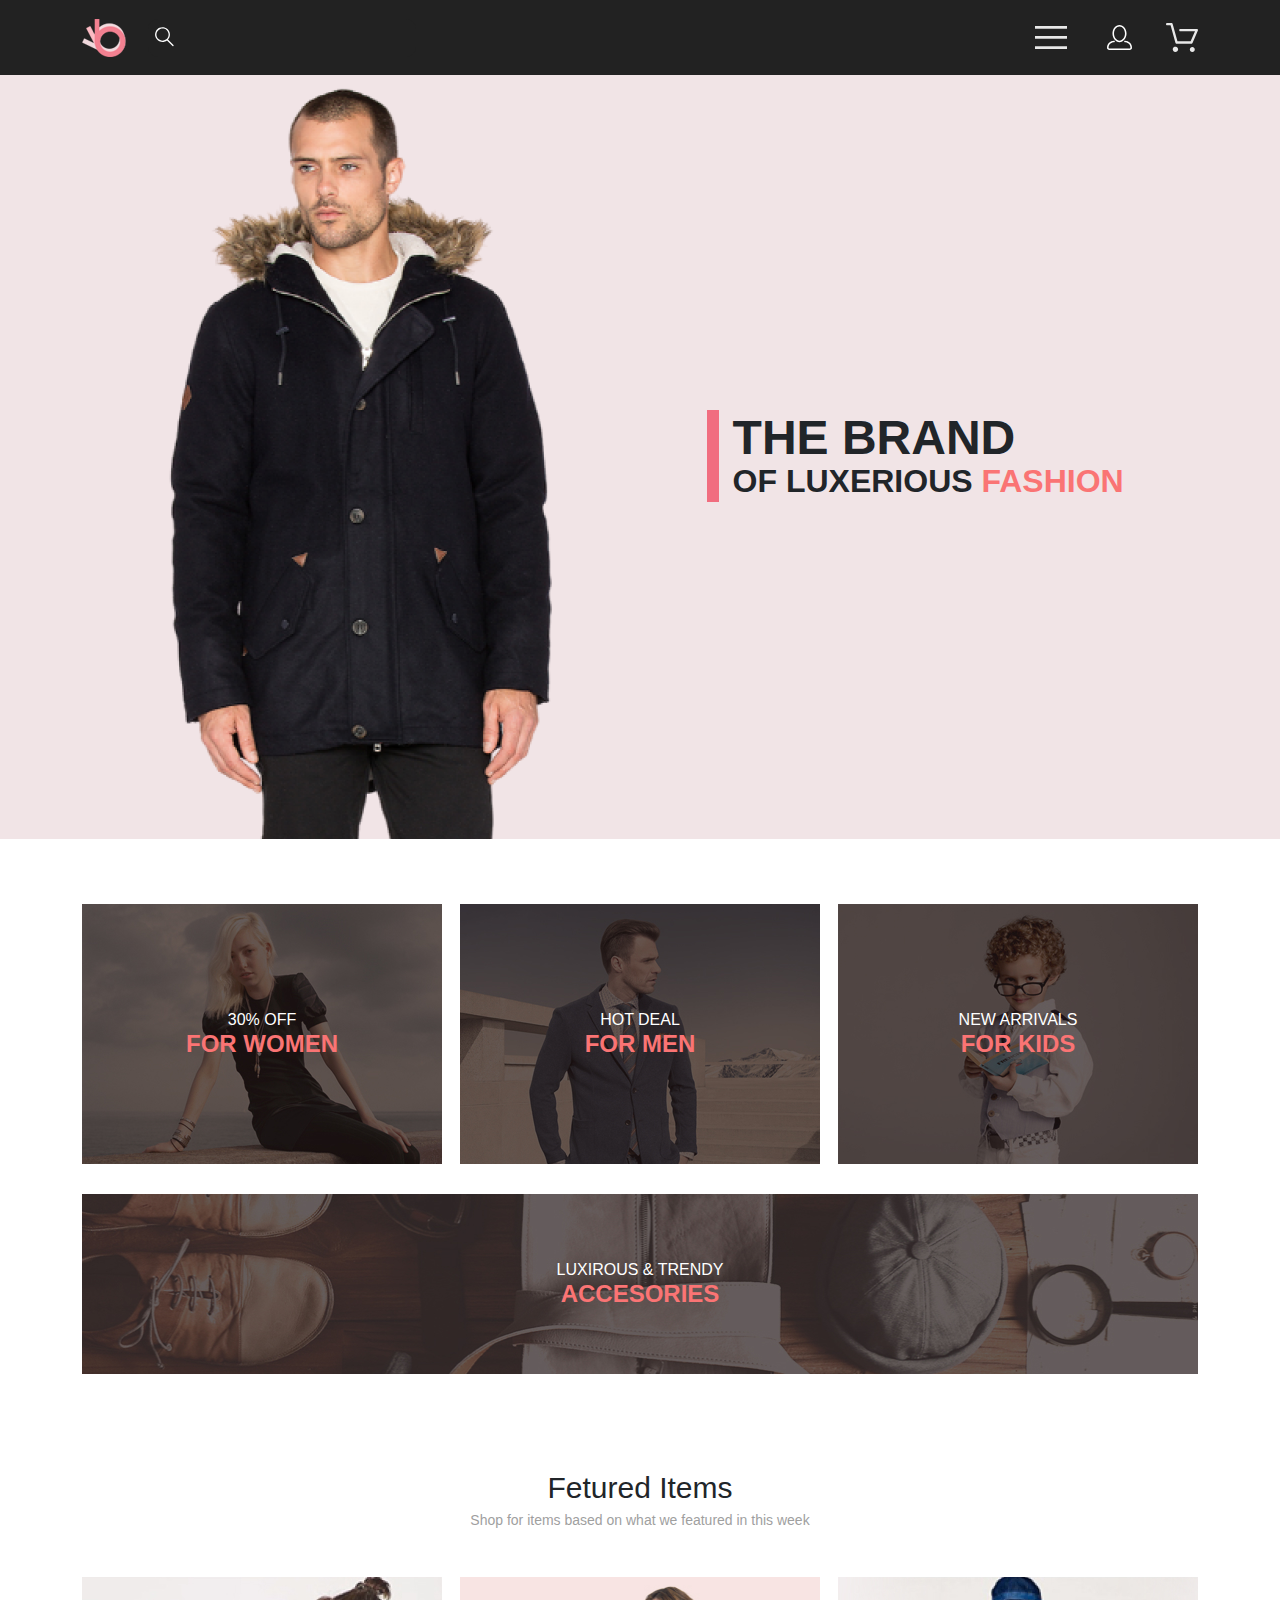
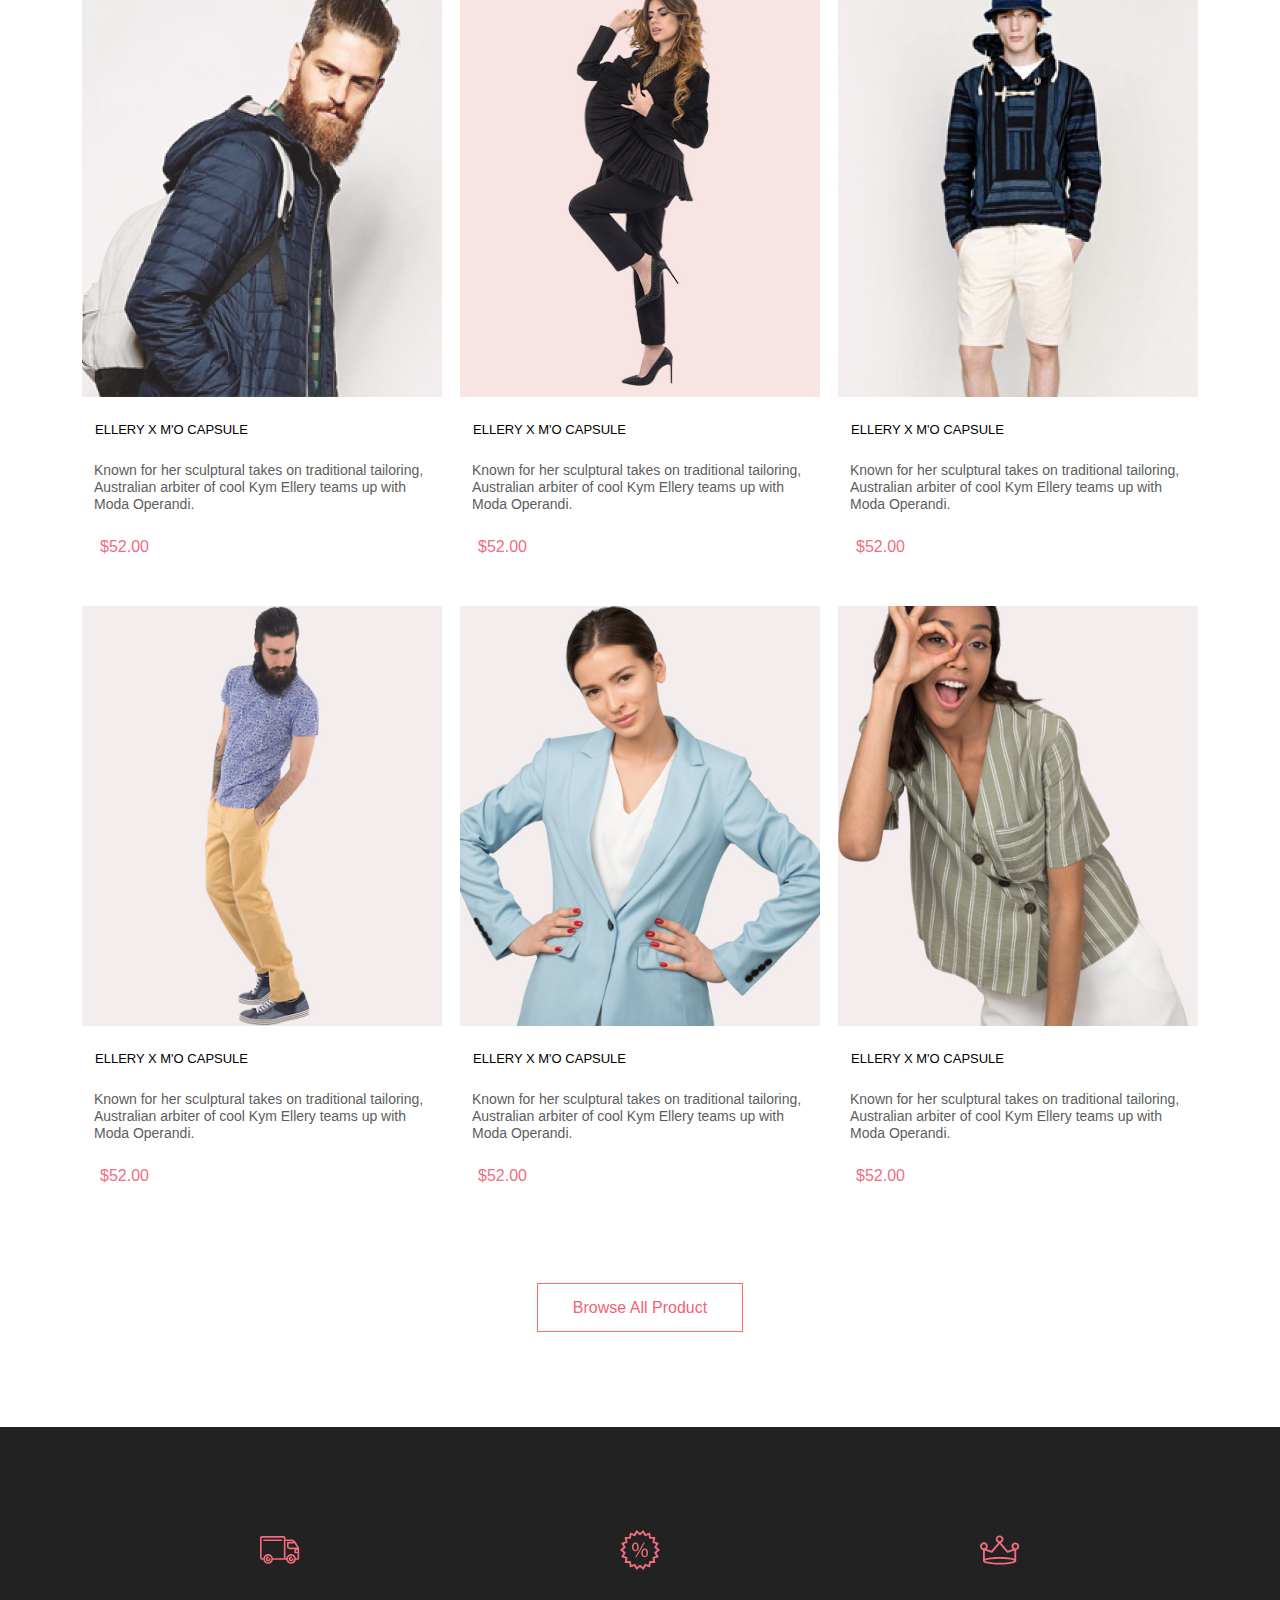
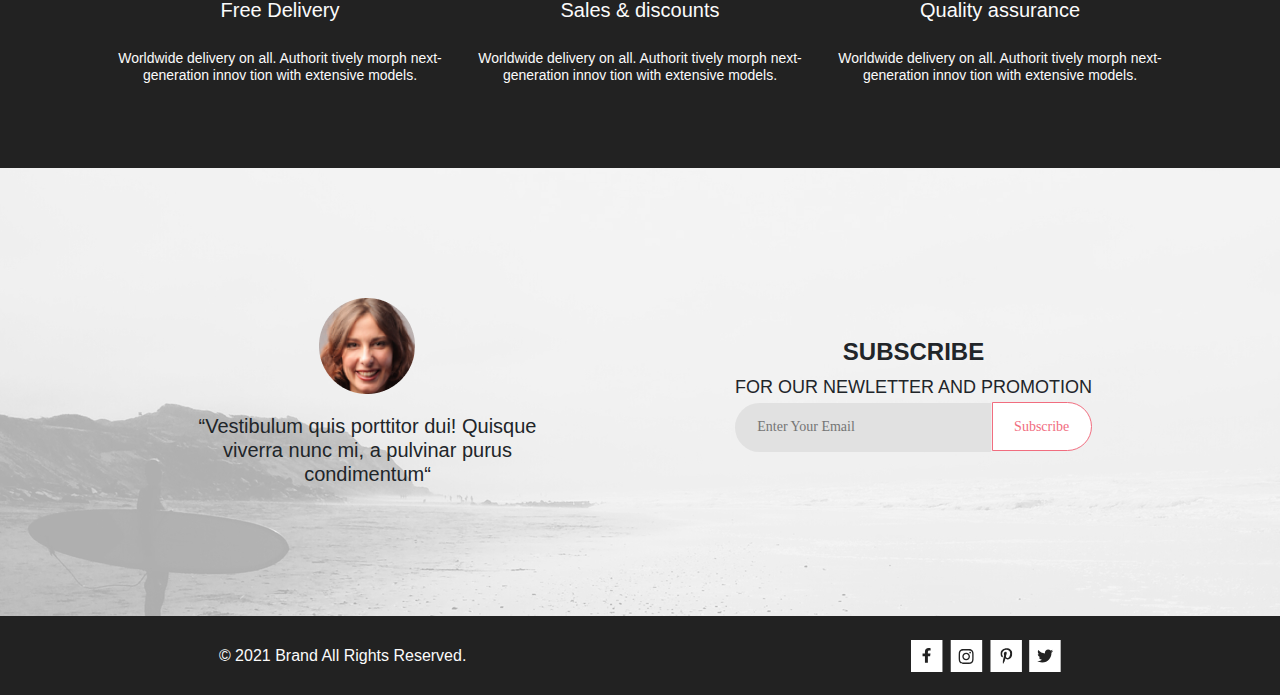
<file: index.html>
<!DOCTYPE html>
<html lang="en">

<head>
    <meta charset="UTF-8">
    <meta http-equiv="X-UA-Compatible" content="IE=edge">
    <meta name="viewport" content="width=device-width, initial-scale=1.0">
    <link rel="stylesheet" href="./css/bootstrap.css">
    <link rel="stylesheet" href="./scss/style.css">
    <link rel="preconnect" href="https://fonts.googleapis.com">
    <link rel="preconnect" href="https://fonts.gstatic.com" crossorigin>
    <!-- <link href="https://fonts.googleapis.com/css2?family=Lato:ital,wght@0,300;0,400;0,700;0,900;1,400&display=swap"
        rel="stylesheet"> -->
    <title>Document</title>
</head>

<body>

    <header class="header">
        <div class="container header__flx">
            <div class="header__logo">
                <a href="./index.html">
                    <img class="header__logo" src="img/logo.png" alt="logo">
                </a>
                <form class="header__search" action="#">
                    <label class="v-h" for="search"></label>
                    <input type="search" name="" id="search">
                    <svg class="header__search-svg-img" width="27" height="28" viewBox="0 0 27 28"
                        xmlns="http://www.w3.org/2000/svg">
                        <path class="header__search-path-fill"
                            d="M19.0596 17.6259C20.6713 15.8658 21.6282 13.6048 21.7698 11.2225C21.9113 8.84018 21.2288 6.48173 19.8369 4.54318C18.445 2.60463 16.4285 1.20404 14.126 0.576619C11.8234 -0.0508009 9.3751 0.13316 7.19217 1.09761C5.00923 2.06205 3.22463 3.74825 2.13804 5.87302C1.05145 7.9978 0.729054 10.4318 1.225 12.7661C1.72094 15.1005 3.00501 17.1932 4.86158 18.6927C6.71814 20.1922 9.03413 21.0072 11.4206 21.0009C13.673 21.004 15.8645 20.27 17.6606 18.9109L25.4086 26.7179C25.4941 26.807 25.5965 26.8781 25.7099 26.927C25.8232 26.9759 25.9452 27.0017 26.0686 27.0029C26.1923 27.0033 26.3148 26.9782 26.4283 26.9292C26.5419 26.8801 26.6441 26.8082 26.7286 26.7179C26.9025 26.537 26.9997 26.2958 26.9997 26.0449C26.9997 25.794 26.9025 25.5528 26.7286 25.3719L19.0596 17.6259ZM2.88662 10.5009C2.89946 8.81563 3.41094 7.17187 4.35659 5.77685C5.30224 4.38183 6.63972 3.29801 8.20044 2.662C9.76115 2.02599 11.4752 1.86627 13.1266 2.20298C14.7779 2.53969 16.2926 3.35775 17.4797 4.55404C18.6668 5.75033 19.4732 7.27129 19.7972 8.92519C20.1212 10.5791 19.9483 12.2919 19.3002 13.8476C18.6522 15.4034 17.5581 16.7325 16.1559 17.6674C14.7536 18.6023 13.1059 19.1011 11.4206 19.1009C9.14916 19.0901 6.97482 18.1784 5.37484 16.566C3.77486 14.9537 2.87998 12.7724 2.88662 10.5009Z" />
                    </svg>
                </form>
            </div>
            <ul class="header__list">
                <li class="header__item-nav">
                    <button class="header__button">
                        <svg width="32" height="23" viewBox="0 0 32 23" xmlns="http://www.w3.org/2000/svg">
                            <path d="M0 23V20.31H32V23H0ZM0 12.76V10.07H32V12.76H0ZM0 2.69V0H32V2.69H0Z"
                                fill="#E8E8E8" />
                        </svg>

                    </button>
                    <nav class="nav">

                        <h2 class="nav__title">
                            Menu
                        </h2>
                        <ul class="nav__list">
                            <li class="nav__item">
                                man
                                <ul>
                                    <li class="nav__list-item">
                                        <a class="nav__item-link" href="#">Accessories</a>
                                    </li>
                                    <li class="nav__list-item">
                                        <a class="nav__item-link" href="#">Bags</a>
                                    </li>
                                    <li class="nav__list-item">
                                        <a class="nav__item-link" href="#">Denim</a>
                                    </li>
                                    <li class="nav__list-item">
                                        <a class="nav__item-link" href="#">T-Shirts</a>
                                    </li>
                                </ul>
                            </li>
                            <li class="nav__item">
                                woman
                                <ul>
                                    <li class="nav__list-item">
                                        <a class="nav__item-link" href="#">Accessories</a>
                                    </li>
                                    <li class="nav__list-item">
                                        <a class="nav__item-link" href="#">Jackets & Coats</a>
                                    </li>
                                    <li class="nav__list-item">
                                        <a class="nav__item-link" href="#">Polos</a>
                                    </li>
                                    <li class="nav__list-item">
                                        <a class="nav__item-link" href="#">T-Shirts</a>
                                    </li>
                                    <li class="nav__list-item">
                                        <a class="nav__item-link" href="#">Shirts</a>
                                    </li>
                                </ul>
                            </li>
                            <li class="nav__item">
                                kids
                                <ul>
                                    <li class="nav__list-item">
                                        <a class="nav__item-link" href="#">Accessories</a>
                                    </li>
                                    <li class="nav__list-item">
                                        <a class="nav__item-link" href="#">Jackets & Coats</a>
                                    </li>
                                    <li class="nav__list-item">
                                        <a class="nav__item-link" href="#">Polos</a>
                                    </li>
                                    <li class="nav__list-item">
                                        <a class="nav__item-link" href="#">T-Shirts</a>
                                    </li>
                                    <li class="nav__list-item">
                                        <a class="nav__item-link" href="#">Shirts</a>
                                    </li>
                                    <li class="nav__list-item">
                                        <a class="nav__item-link" href="#">Bags</a>
                                    </li>
                                </ul>
                            </li>
                        </ul>
                    </nav>
                </li>
                <li class="header__item">
                    <a class="header__link" href="registration.html">
                        <svg class="header__svg-img" width="25" height="25" viewBox="0 0 29 29" fill="white"
                            xmlns="http://www.w3.org/2000/svg">
                            <path
                                d="M14.5 19.937C19 19.937 22.656 15.464 22.656 9.968C22.656 4.472 19 0 14.5 0C13.3631 0.0217413 12.2463 0.303398 11.2351 0.823397C10.2239 1.34339 9.34507 2.08794 8.66602 3C7.12663 4.99573 6.30819 7.45381 6.34399 9.974C6.34399 15.465 10 19.937 14.5 19.937ZM14.5 1.813C18 1.813 20.844 5.472 20.844 9.969C20.844 14.466 17.998 18.125 14.5 18.125C11.002 18.125 8.15603 14.465 8.15503 9.969C8.15403 5.473 11 1.813 14.5 1.813ZM20.844 18.125C20.6036 18.125 20.373 18.2205 20.203 18.3905C20.033 18.5605 19.9375 18.7911 19.9375 19.0315C19.9375 19.2719 20.033 19.5025 20.203 19.6725C20.373 19.8425 20.6036 19.938 20.844 19.938C22.526 19.9399 24.1386 20.6088 25.3279 21.7982C26.5172 22.9875 27.1861 24.6 27.188 26.282C27.1875 26.5221 27.0918 26.7523 26.922 26.9221C26.7522 27.0918 26.5221 27.1875 26.282 27.188H2.71997C2.47985 27.1875 2.24975 27.0918 2.07996 26.9221C1.91016 26.7523 1.81449 26.5221 1.81396 26.282C1.81608 24.6001 2.48517 22.9877 3.67444 21.7985C4.86371 20.6092 6.47608 19.9401 8.15796 19.938C8.39824 19.938 8.62868 19.8425 8.79858 19.6726C8.96849 19.5027 9.06396 19.2723 9.06396 19.032C9.06396 18.7917 8.96849 18.5613 8.79858 18.3914C8.62868 18.2215 8.39824 18.126 8.15796 18.126C5.99541 18.1279 3.92201 18.9875 2.39258 20.5164C0.863144 22.0453 0.00264777 24.1185 0 26.281C0.000794067 27.0019 0.287502 27.693 0.797241 28.2027C1.30698 28.7125 1.99811 28.9992 2.71899 29H26.282C27.0027 28.9989 27.6936 28.7121 28.2031 28.2024C28.7126 27.6927 28.9992 27.0017 29 26.281C28.9974 24.1187 28.1372 22.0457 26.6083 20.5168C25.0793 18.9878 23.0063 18.1276 20.844 18.125Z" />
                        </svg>

                    </a>
                </li>
                <li class="header__item">
                    <a class="header__link" href="#">
                        <svg class="header__svg-img" width="32" height="29" viewBox="0 0 32 29" fill="none"
                            xmlns="http://www.w3.org/2000/svg">
                            <path
                                d="M26.2009 29C25.5532 28.9738 24.9415 28.6948 24.4972 28.2227C24.0529 27.7506 23.8114 27.1232 23.8245 26.475C23.8376 25.8269 24.1043 25.2097 24.5673 24.7559C25.0303 24.3022 25.6527 24.048 26.301 24.048C26.9493 24.048 27.5717 24.3022 28.0347 24.7559C28.4977 25.2097 28.7644 25.8269 28.7775 26.475C28.7906 27.1232 28.549 27.7506 28.1047 28.2227C27.6604 28.6948 27.0488 28.9738 26.401 29H26.2009ZM6.75293 26.32C6.75293 25.79 6.91011 25.2718 7.20459 24.8311C7.49907 24.3904 7.91764 24.0469 8.40735 23.844C8.89705 23.6412 9.43594 23.5881 9.95581 23.6915C10.4757 23.7949 10.9532 24.0502 11.328 24.425C11.7028 24.7998 11.9581 25.2773 12.0615 25.7972C12.1649 26.317 12.1118 26.8559 11.9089 27.3456C11.7061 27.8353 11.3626 28.2539 10.9219 28.5483C10.4812 28.8428 9.96304 29 9.43298 29C9.08087 29.0003 8.73212 28.9311 8.40674 28.7966C8.08136 28.662 7.78569 28.4646 7.53662 28.2158C7.28755 27.9669 7.09001 27.6713 6.9552 27.3461C6.82039 27.0208 6.75098 26.6721 6.75098 26.32H6.75293ZM10.553 20.686C10.2935 20.6868 10.0409 20.6024 9.83411 20.4457C9.62727 20.2891 9.47758 20.0689 9.40796 19.819L4.57495 2.36401H1.18201C0.868521 2.36401 0.567859 2.23947 0.346191 2.01781C0.124523 1.79614 0 1.49549 0 1.18201C0 0.868519 0.124523 0.567873 0.346191 0.346205C0.567859 0.124537 0.868521 5.81268e-06 1.18201 5.81268e-06H5.46301C5.7225 -0.00080736 5.97504 0.0837201 6.18176 0.240568C6.38848 0.397416 6.53784 0.617884 6.60693 0.868006L11.4399 18.323H24.6179L29.001 8.27501H14.401C14.2428 8.27961 14.0854 8.25242 13.9379 8.19507C13.7904 8.13771 13.6559 8.05134 13.5424 7.94108C13.4288 7.83082 13.3386 7.69891 13.277 7.55315C13.2154 7.40739 13.1836 7.25075 13.1836 7.0925C13.1836 6.93426 13.2154 6.77762 13.277 6.63186C13.3386 6.4861 13.4288 6.35419 13.5424 6.24393C13.6559 6.13367 13.7904 6.0473 13.9379 5.98994C14.0854 5.93259 14.2428 5.90541 14.401 5.91001H30.814C31.0097 5.90996 31.2022 5.95866 31.3744 6.05172C31.5465 6.14478 31.6928 6.27926 31.7999 6.44301C31.9078 6.60729 31.9734 6.79569 31.9908 6.99145C32.0083 7.18721 31.9771 7.38424 31.9 7.565L26.495 19.977C26.4026 20.1876 26.251 20.3668 26.0585 20.4927C25.866 20.6186 25.641 20.6858 25.411 20.686H10.553Z"
                                fill="#E8E8E8" />
                        </svg>

                    </a>
                </li>
            </ul>
        </div>
    </header>
    <main>
        <section class="brand">
            <img class="brand__img" src="img/man-label.png" alt="man-label">
            <div class="brand__logo">
                <h1 class="brand__title">
                    the brand
                </h1>
                <p class="brand__text">
                    of luxerious <span>fashion</span>
                </p>
            </div>
        </section>
        <div class="container">
            <section class="sales">
                <h2 class="sales__title v-h">
                    sales
                </h2>
                <ul class="sales__list">
                    <li class="sales__item-forwomen">
                        <h2 class="sales__item-title">
                            30% off
                        </h2>
                        <p class="sales__item-text">
                            for women
                        </p>
                    </li>
                    <li class="sales__item-formen">
                        <h2 class="sales__item-title">
                            hot deal
                        </h2>
                        <p class="sales__item-text">
                            for men
                        </p>
                    </li>
                    <li class="sales__item-forkids">
                        <h2 class="sales__item-title">
                            new arrivals
                        </h2>
                        <p class="sales__item-text">
                            for kids
                        </p>
                    </li>
                </ul>
                <ul>
                    <li class="sales__item-accesories">
                        <h2 class="sales__item-title">
                            luxirous & trendy
                        </h2>
                        <p class="sales__item-text">
                            accesories
                        </p>
                    </li>
                </ul>
            </section>
            <section class="catalog">
                <div class="catalog__fetured">
                    <h2 class="catalog__fetured-title">
                        Fetured Items
                    </h2>
                    <p class="catalog__fetured-text">
                        Shop for items based on what we featured in this week
                    </p>
                </div>
                <div class="catalog__product">
                    <ul class="catalog__product-list">
                        <div class="catalog__product-block">
                            <img class="catalog__product-img" src="img/product1.jpg" alt="product1" width="360px"
                                height="420px">
                            <div class="catalog__product-block-transparent"></div>
                            <button class="catalog__product-btn-cart" type="submit">
                                <img src="./img/add-to-cart.png" alt="">
                                <p>Add to cart</p>
                            </button>
                        </div>
                        <li class="catalog__product-item">
                            <a class="catalog__product-title" href="./product.html">ellery x m'o capsule</a>
                        </li>
                        <li class="catalog__product-item">
                            <p class="catalog__product-text">
                                Known for her sculptural takes on traditional tailoring, Australian arbiter of cool Kym
                                Ellery
                                teams up with Moda Operandi.
                            </p>
                        </li>
                        <li class="catalog__product-item">
                            <p class="catalog__product-textcash">
                                $52.00
                            </p>
                        </li>
                    </ul>
                    <ul class="catalog__product-list">
                        <div class="catalog__product-block">
                            <img class="catalog__product-img" src="img/product2.jpg" alt="product1" width="360px"
                                height="420px">
                            <div class="catalog__product-block-transparent"></div>
                            <button class="catalog__product-btn-cart" type="submit">
                                <img src="./img/add-to-cart.png" alt="">
                                <p>Add to cart</p>
                            </button>
                        </div>
                        <li class="catalog__product-item">
                            <a class="catalog__product-title" href="./product.html">ellery x m'o capsule</a>
                        </li>
                        <li class="catalog__product-item">
                            <p class="catalog__product-text">
                                Known for her sculptural takes on traditional tailoring, Australian arbiter of cool Kym
                                Ellery
                                teams up with Moda Operandi.
                            </p>
                        </li>
                        <li class="catalog__product-item">
                            <p class="catalog__product-textcash">
                                $52.00
                            </p>
                        </li>
                    </ul>
                    <ul class="catalog__product-list">
                        <div class="catalog__product-block">
                            <img class="catalog__product-img" src="img/product3.jpg" alt="product1" width="360px"
                                height="420px">
                            <div class="catalog__product-block-transparent"></div>
                            <button class="catalog__product-btn-cart" type="submit">
                                <img src="./img/add-to-cart.png" alt="">
                                <p>Add to cart</p>
                            </button>
                        </div>
                        <li class="catalog__product-item">
                            <a class="catalog__product-title" href="./product.html">ellery x m'o capsule</a>
                        </li>
                        <li class="catalog__product-item">
                            <p class="catalog__product-text">
                                Known for her sculptural takes on traditional tailoring, Australian arbiter of cool Kym
                                Ellery
                                teams up with Moda Operandi.
                            </p>
                        </li>
                        <li class="catalog__product-item">
                            <p class="catalog__product-textcash">
                                $52.00
                            </p>
                        </li>
                    </ul>
                    <ul class="catalog__product-list">
                        <div class="catalog__product-block">
                            <img class="catalog__product-img" src="img/product4.jpg" alt="product1" width="360px"
                                height="420px">
                            <div class="catalog__product-block-transparent"></div>
                            <button class="catalog__product-btn-cart" type="submit">
                                <img src="./img/add-to-cart.png" alt="">
                                <p>Add to cart</p>
                            </button>
                        </div>
                        <li class="catalog__product-item">
                            <a class="catalog__product-title" href="./product.html">ellery x m'o capsule</a>
                        </li>
                        <li class="catalog__product-item">
                            <p class="catalog__product-text">
                                Known for her sculptural takes on traditional tailoring, Australian arbiter of cool Kym
                                Ellery
                                teams up with Moda Operandi.
                            </p>
                        </li>
                        <li class="catalog__product-item">
                            <p class="catalog__product-textcash">
                                $52.00
                            </p>
                        </li>
                    </ul>
                    <ul class="catalog__product-list">
                        <div class="catalog__product-block">
                            <img class="catalog__product-img" src="img/product5.jpg" alt="product1" width="360px"
                                height="420px">
                            <div class="catalog__product-block-transparent"></div>
                            <button class="catalog__product-btn-cart" type="submit">
                                <img src="./img/add-to-cart.png" alt="">
                                <p>Add to cart</p>
                            </button>
                        </div>
                        <li class="catalog__product-item">
                            <a class="catalog__product-title" href="./product.html">ellery x m'o capsule</a>
                        </li>
                        <li class="catalog__product-item">
                            <p class="catalog__product-text">
                                Known for her sculptural takes on traditional tailoring, Australian arbiter of cool Kym
                                Ellery
                                teams up with Moda Operandi.
                            </p>
                        </li>
                        <li class="catalog__product-item">
                            <p class="catalog__product-textcash">
                                $52.00
                            </p>
                        </li>
                    </ul>
                    <ul class="catalog__product-list">
                        <div class="catalog__product-block">
                            <img class="catalog__product-img" src="img/product6.jpg" alt="product1" width="360px"
                                height="420px">
                            <div class="catalog__product-block-transparent"></div>
                            <button class="catalog__product-btn-cart" type="submit">
                                <img src="./img/add-to-cart.png" alt="">
                                <p>Add to cart</p>
                            </button>
                        </div>
                        <li class="catalog__product-item">
                            <a class="catalog__product-title" href="./product.html">ellery x m'o capsule</a>
                        </li>
                        <li class="catalog__product-item">
                            <p class="catalog__product-text">
                                Known for her sculptural takes on traditional tailoring, Australian arbiter of cool Kym
                                Ellery
                                teams up with Moda Operandi.
                            </p>
                        </li>
                        <li class="catalog__product-item">
                            <p class="catalog__product-textcash">
                                $52.00
                            </p>
                        </li>
                    </ul>
                </div>

                <div class="catalog__btn">
                    <a class="catalog__link" href="./product.html">
                        Browse All Product
                    </a>
                </div>
            </section>
        </div>
    </main>
    <footer>
        <div class="footer__inf">
            <ul class="footer__list">
                <li class="footer__item">
                    <img class="footer__item-img" src="img/bus-fotter.svg" alt="bus">
                </li>
                <li class="footer__item">
                    <h2 class="footer__list-title">
                        Free Delivery
                    </h2>
                </li>
                <li class="footer__item">
                    <p class="footer__list-text">
                        Worldwide delivery on all. Authorit tively morph next-generation innov tion with extensive
                        models.
                    </p>
                </li>
            </ul>
            <ul class="footer__list">
                <li class="footer__item">
                    <img class="footer__item-img" src="img/sales-ico.svg" alt="sales-ico">
                </li>
                <li class="footer__item">
                    <h2 class="footer__list-title">
                        Sales & discounts
                    </h2>
                </li>
                <li class="footer__item">
                    <p class="footer__list-text">
                        Worldwide delivery on all. Authorit tively morph next-generation innov tion with extensive
                        models.
                    </p>
                </li>
            </ul>
            <ul class="footer__list">
                <li class="footer__item">
                    <img class="footer__item-img" src="img/korona.svg" alt="korona">
                </li>
                <li class="footer__item">
                    <h2 class="footer__list-title">
                        Quality assurance
                    </h2>
                </li>
                <li class="footer__item">
                    <p class="footer__list-text">
                        Worldwide delivery on all. Authorit tively morph next-generation innov tion with extensive
                        models.
                    </p>
                </li>
            </ul>
        </div>
        <div class="footer__subscribe">
            <div class="footer__subscribe-list">
                <img src="img/subscribe-face.png" alt="face">
                <p class="footer__subscribe-text">
                    “Vestibulum quis porttitor dui! Quisque viverra nunc mi, a pulvinar purus condimentum“
                </p>
            </div>
            <div class="footer__subscribe-list">
                <h2 class="footer__subscribe-form-title">
                    subscribe
                </h2>
                <p class="footer__subscribe-form-text">
                    for our newletter and promotion
                </p>
                <form action="#">
                    <input class="footer__input-text" type="email" name="email" placeholder="Enter Your Email">
                    <input class="footer__input-btn" type="submit" value="Subscribe">
                </form>
            </div>
        </div>
        <div class="footer__copysocial">
            <p class="footer__copysocial-text">
                &copy; 2021 Brand All Rights Reserved.
            </p>
            <ul class="footer__copysocial-list">
                <li class="footer__copysocial-item">
                    <a class="footer__copysocial-link" href="#">
                        <svg class="svg-img" width="32" height="32" viewBox="0 0 32 32"
                            xmlns="http://www.w3.org/2000/svg">
                            <path d="M31.4506 0H0V32H31.4506V0Z" />
                            <path class="path-fill"
                                d="M19.0884 16.28L19.5069 13.616H16.8902V11.8873C16.8902 11.1585 17.2557 10.4481 18.4277 10.4481H19.6172V8.17997C19.6172 8.17997 18.5377 8 17.5056 8C15.3507 8 13.9422 9.27593 13.9422 11.5857V13.616H11.5469V16.28H13.9422V22.72H16.8902V16.28H19.0884Z" />
                        </svg>
                    </a>
                </li>
                <li class="footer__copysocial-item">
                    <a class="footer__copysocial-link" href="#">
                        <svg class="svg-img" width="33" height="32" viewBox="0 0 33 32"
                            xmlns="http://www.w3.org/2000/svg">
                            <path d="M32.1889 0H0.738281V32H32.1889V0Z" />
                            <g clip-path="url(#clip0_128_232)">
                                <path class="path-fill"
                                    d="M16.139 12.6816C14.0238 12.6816 12.3177 14.3849 12.3177 16.4966C12.3177 18.6083 14.0238 20.3117 16.139 20.3117C18.2541 20.3117 19.9602 18.6083 19.9602 16.4966C19.9602 14.3849 18.2541 12.6816 16.139 12.6816ZM16.139 18.9769C14.7721 18.9769 13.6547 17.8646 13.6547 16.4966C13.6547 15.1287 14.7688 14.0164 16.139 14.0164C17.5092 14.0164 18.6233 15.1287 18.6233 16.4966C18.6233 17.8646 17.5058 18.9769 16.139 18.9769ZM21.0078 12.5255C21.0078 13.0203 20.6087 13.4154 20.1165 13.4154C19.621 13.4154 19.2252 13.0169 19.2252 12.5255C19.2252 12.0341 19.6243 11.6357 20.1165 11.6357C20.6087 11.6357 21.0078 12.0341 21.0078 12.5255ZM23.5386 13.4287C23.4821 12.2367 23.2094 11.1808 22.3347 10.3109C21.4634 9.44097 20.4058 9.1687 19.2119 9.10894C17.9814 9.03921 14.2932 9.03921 13.0627 9.10894C11.8721 9.16538 10.8145 9.43765 9.93987 10.3076C9.06522 11.1775 8.79584 12.2333 8.73597 13.4253C8.66613 14.6539 8.66613 18.3361 8.73597 19.5646C8.79251 20.7566 9.06522 21.8124 9.93987 22.6824C10.8145 23.5523 11.8688 23.8246 13.0627 23.8843C14.2932 23.9541 17.9814 23.9541 19.2119 23.8843C20.4058 23.8279 21.4634 23.5556 22.3347 22.6824C23.2061 21.8124 23.4788 20.7566 23.5386 19.5646C23.6085 18.3361 23.6085 14.6572 23.5386 13.4287ZM21.949 20.8828C21.6895 21.5335 21.1874 22.0349 20.5322 22.2972C19.5511 22.6857 17.2231 22.596 16.139 22.596C15.0548 22.596 12.7235 22.6824 11.7457 22.2972C11.0939 22.0382 10.5917 21.5369 10.329 20.8828C9.93987 19.9033 10.0297 17.5791 10.0297 16.4966C10.0297 15.4142 9.9432 13.0867 10.329 12.1105C10.5884 11.4597 11.0906 10.9583 11.7457 10.696C12.7268 10.3076 15.0548 10.3972 16.139 10.3972C17.2231 10.3972 19.5545 10.3109 20.5322 10.696C21.184 10.955 21.6862 11.4564 21.949 12.1105C22.3381 13.09 22.2483 15.4142 22.2483 16.4966C22.2483 17.5791 22.3381 19.9066 21.949 20.8828Z"
                                    </g>
                                    <defs>
                                        <clipPath id="clip0_128_232">
                                            <rect width="14.8991" height="17" transform="translate(8.68555 8)" />
                                        </clipPath>
                                    </defs>
                        </svg>
                    </a>
                </li>
                <li class="footer__copysocial-item">
                    <a class="footer__copysocial-link" href="#">
                        <svg class="svg-img" width="32" height="32" viewBox="0 0 32 32"
                            xmlns="http://www.w3.org/2000/svg">
                            <path d="M31.9252 0H0.474609V32H31.9252V0Z" />
                            <g clip-path="url(#clip0_128_240)">
                                <path class="path-fill"
                                    d="M16.7403 8.20312C13.5556 8.20312 10.4082 10.3406 10.4082 13.8C10.4082 16 11.6374 17.25 12.3823 17.25C12.6896 17.25 12.8666 16.3875 12.8666 16.1438C12.8666 15.8531 12.1309 15.2344 12.1309 14.025C12.1309 11.5125 14.0305 9.73125 16.4889 9.73125C18.6027 9.73125 20.1671 10.9406 20.1671 13.1625C20.1671 14.8219 19.506 17.9344 17.3642 17.9344C16.5913 17.9344 15.9302 17.3719 15.9302 16.5656C15.9302 15.3844 16.7496 14.2406 16.7496 13.0219C16.7496 10.9531 13.835 11.3281 13.835 13.8281C13.835 14.3531 13.9002 14.9344 14.133 15.4125C13.7046 17.2688 12.8293 20.0344 12.8293 21.9469C12.8293 22.5375 12.9131 23.1188 12.969 23.7094C13.0745 23.8281 13.0218 23.8156 13.1832 23.7563C14.7476 21.6 14.6917 21.1781 15.3994 18.3562C15.7812 19.0875 16.7683 19.4812 17.5505 19.4812C20.8469 19.4812 22.3275 16.2469 22.3275 13.3313C22.3275 10.2281 19.6643 8.20312 16.7403 8.20312Z" />
                            </g>
                            <defs>
                                <clipPath id="clip0_128_240">
                                    <rect width="11.9193" height="16" transform="translate(10.4082 8)" />
                                </clipPath>
                            </defs>
                        </svg>

                    </a>
                </li>
                <li class="footer__copysocial-item">
                    <a class="footer__copysocial-link" href="#">
                        <svg class="svg-img" width="32" height="32" viewBox="0 0 32 32"
                            xmlns="http://www.w3.org/2000/svg">
                            <path d="M31.6635 0H0.212891V32H31.6635V0Z" />
                            <g clip-path="url(#clip0_128_236)">
                                <path class="path-fill"
                                    d="M22.417 12.7405C22.427 12.8826 22.427 13.0248 22.427 13.1669C22.427 17.5019 19.1498 22.4969 13.1599 22.4969C11.3145 22.4969 9.60022 21.9588 8.1582 21.0248C8.4204 21.0552 8.67247 21.0654 8.94475 21.0654C10.4674 21.0654 11.8691 20.5476 12.9884 19.6644C11.5565 19.6339 10.3565 18.6898 9.94305 17.3903C10.1447 17.4207 10.3464 17.441 10.5582 17.441C10.8506 17.441 11.1431 17.4004 11.4153 17.3294C9.92291 17.0248 8.80355 15.705 8.80355 14.1111V14.0705C9.23715 14.3141 9.74139 14.4664 10.2758 14.4867C9.39849 13.8979 8.82373 12.8928 8.82373 11.7557C8.82373 11.1466 8.98504 10.5882 9.26741 10.1009C10.8708 12.0908 13.2809 13.3902 15.9833 13.5324C15.9329 13.2887 15.9027 13.035 15.9027 12.7811C15.9027 10.974 17.3548 9.50195 19.1598 9.50195C20.0976 9.50195 20.9446 9.89789 21.5396 10.5375C22.2757 10.3954 22.9816 10.1212 23.6068 9.74561C23.3648 10.507 22.8505 11.1466 22.1749 11.5527C22.8304 11.4817 23.4657 11.2989 24.0505 11.0451C23.6069 11.6948 23.0522 12.2735 22.417 12.7405Z" />
                            </g>
                            <defs>
                                <clipPath id="clip0_128_236">
                                    <rect width="15.8924" height="16" transform="translate(8.1582 8)" />
                                </clipPath>
                            </defs>
                        </svg>
                    </a>
                </li>
            </ul>
        </div>
    </footer>

    <script src="./js/bootstrap.bundle.js"></script>

</body>

</html>
</file>
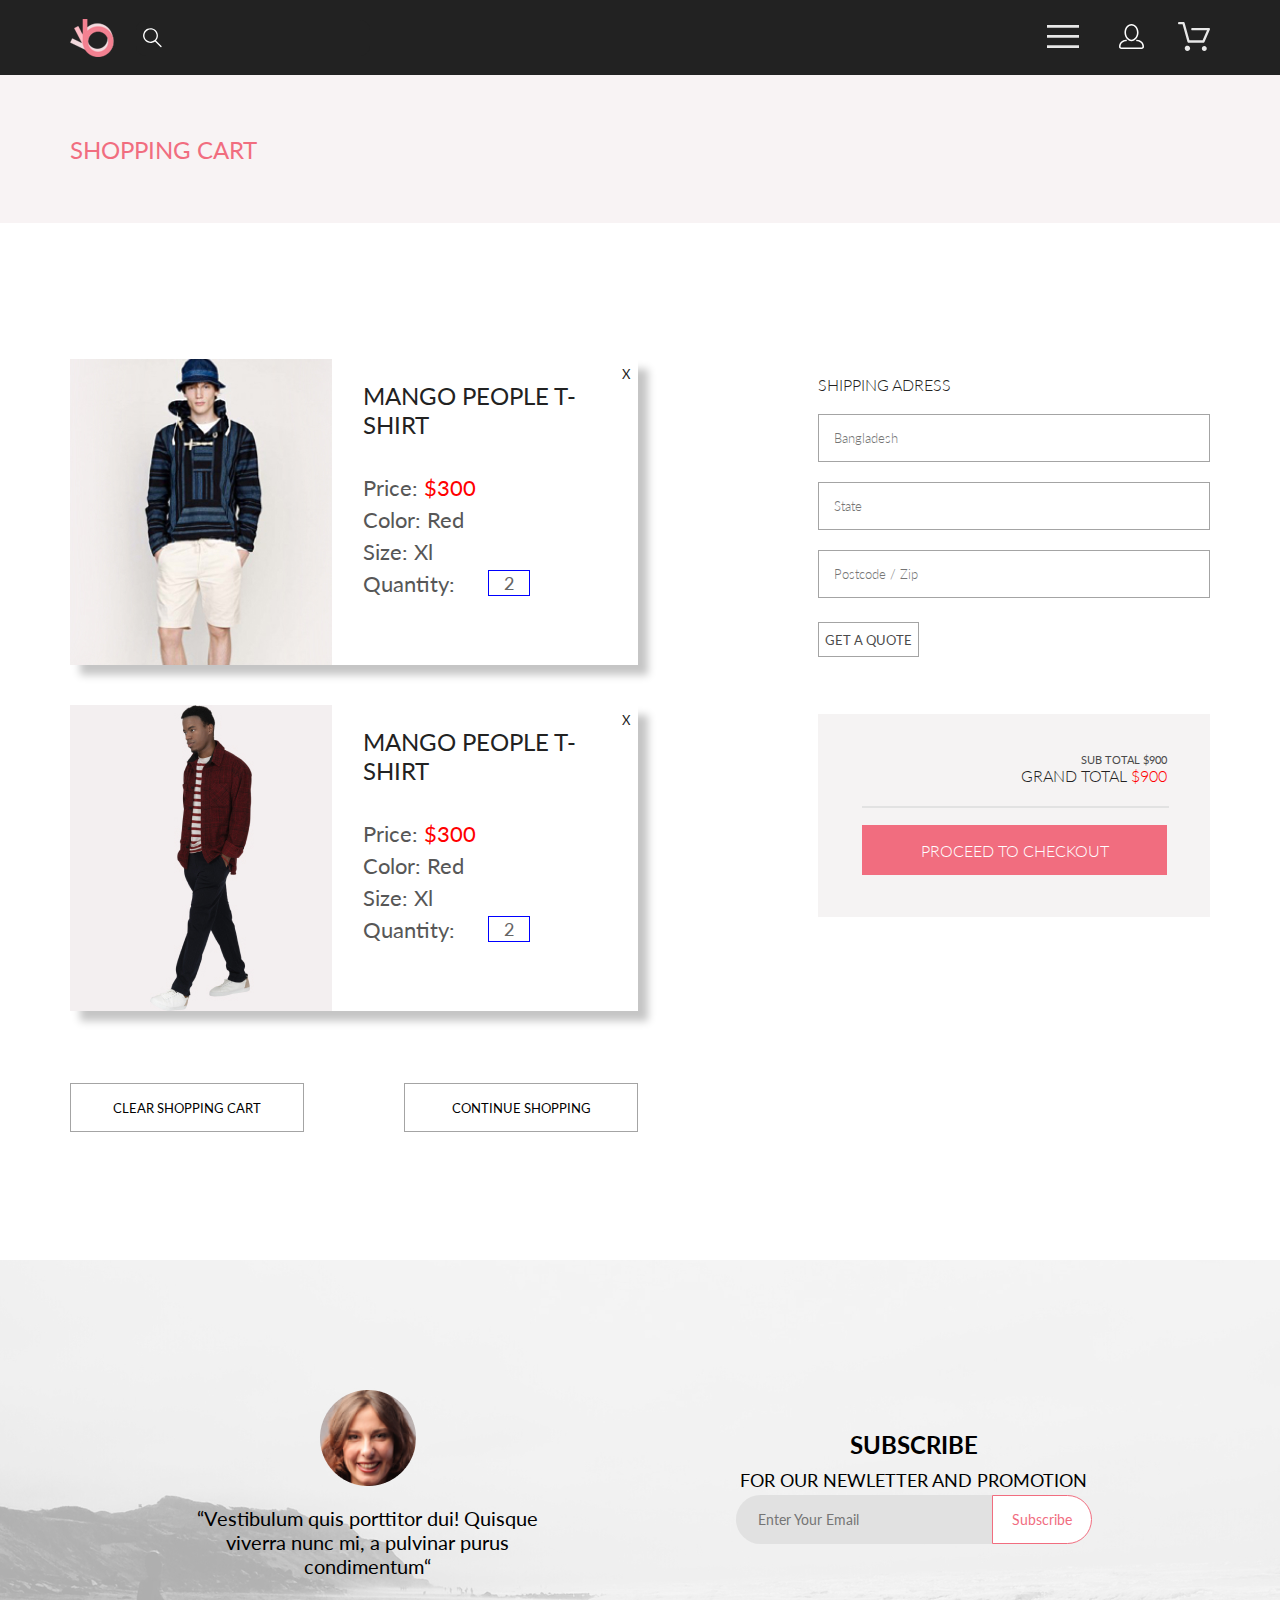
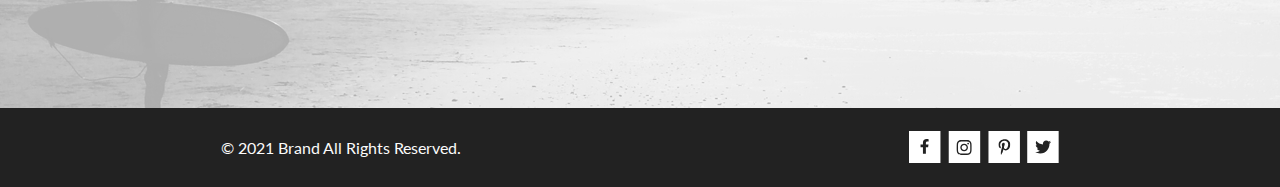
<file: cart.html>
<!DOCTYPE html>
<html lang="en">

<head>
    <meta charset="UTF-8">
    <meta http-equiv="X-UA-Compatible" content="IE=edge">
    <meta name="viewport" content="width=device-width, initial-scale=1.0">
    <link rel="stylesheet" href="scss/style.css">
    <link rel="preconnect" href="https://fonts.googleapis.com">
    <link rel="preconnect" href="https://fonts.gstatic.com" crossorigin>
    <link href="https://fonts.googleapis.com/css2?family=Lato:ital,wght@0,300;0,400;0,700;0,900;1,400&display=swap"
        rel="stylesheet">
    <title>Document</title>
</head>

<body>
    <header class="header">
        <div class="container header__flx">
            <div class="header__logo">
                <a href="./index.html">
                    <img class="header__logo" src="img/logo.png" alt="logo">
                </a>
                <form class="header__search" action="#">
                    <label class="v-h" for="search"></label>
                    <input type="search" name="" id="search">
                    <svg class="header__search-svg-img" width="27" height="28" viewBox="0 0 27 28"
                        xmlns="http://www.w3.org/2000/svg">
                        <path class="header__search-path-fill"
                            d="M19.0596 17.6259C20.6713 15.8658 21.6282 13.6048 21.7698 11.2225C21.9113 8.84018 21.2288 6.48173 19.8369 4.54318C18.445 2.60463 16.4285 1.20404 14.126 0.576619C11.8234 -0.0508009 9.3751 0.13316 7.19217 1.09761C5.00923 2.06205 3.22463 3.74825 2.13804 5.87302C1.05145 7.9978 0.729054 10.4318 1.225 12.7661C1.72094 15.1005 3.00501 17.1932 4.86158 18.6927C6.71814 20.1922 9.03413 21.0072 11.4206 21.0009C13.673 21.004 15.8645 20.27 17.6606 18.9109L25.4086 26.7179C25.4941 26.807 25.5965 26.8781 25.7099 26.927C25.8232 26.9759 25.9452 27.0017 26.0686 27.0029C26.1923 27.0033 26.3148 26.9782 26.4283 26.9292C26.5419 26.8801 26.6441 26.8082 26.7286 26.7179C26.9025 26.537 26.9997 26.2958 26.9997 26.0449C26.9997 25.794 26.9025 25.5528 26.7286 25.3719L19.0596 17.6259ZM2.88662 10.5009C2.89946 8.81563 3.41094 7.17187 4.35659 5.77685C5.30224 4.38183 6.63972 3.29801 8.20044 2.662C9.76115 2.02599 11.4752 1.86627 13.1266 2.20298C14.7779 2.53969 16.2926 3.35775 17.4797 4.55404C18.6668 5.75033 19.4732 7.27129 19.7972 8.92519C20.1212 10.5791 19.9483 12.2919 19.3002 13.8476C18.6522 15.4034 17.5581 16.7325 16.1559 17.6674C14.7536 18.6023 13.1059 19.1011 11.4206 19.1009C9.14916 19.0901 6.97482 18.1784 5.37484 16.566C3.77486 14.9537 2.87998 12.7724 2.88662 10.5009Z" />
                    </svg>
                </form>
            </div>
            <ul class="header__list">
                <li class="header__item-nav">
                    <button class="header__button">
                        <svg width="32" height="23" viewBox="0 0 32 23" xmlns="http://www.w3.org/2000/svg">
                            <path d="M0 23V20.31H32V23H0ZM0 12.76V10.07H32V12.76H0ZM0 2.69V0H32V2.69H0Z"
                                fill="#E8E8E8" />
                        </svg>

                    </button>
                    <nav class="nav">

                        <h2 class="nav__title">
                            Menu
                        </h2>
                        <ul class="nav__list">
                            <li class="nav__item">
                                man
                                <ul>
                                    <li class="nav__list-item">
                                        <a class="nav__item-link" href="#">Accessories</a>
                                    </li>
                                    <li class="nav__list-item">
                                        <a class="nav__item-link" href="#">Bags</a>
                                    </li>
                                    <li class="nav__list-item">
                                        <a class="nav__item-link" href="#">Denim</a>
                                    </li>
                                    <li class="nav__list-item">
                                        <a class="nav__item-link" href="#">T-Shirts</a>
                                    </li>
                                </ul>
                            </li>
                            <li class="nav__item">
                                woman
                                <ul>
                                    <li class="nav__list-item">
                                        <a class="nav__item-link" href="#">Accessories</a>
                                    </li>
                                    <li class="nav__list-item">
                                        <a class="nav__item-link" href="#">Jackets & Coats</a>
                                    </li>
                                    <li class="nav__list-item">
                                        <a class="nav__item-link" href="#">Polos</a>
                                    </li>
                                    <li class="nav__list-item">
                                        <a class="nav__item-link" href="#">T-Shirts</a>
                                    </li>
                                    <li class="nav__list-item">
                                        <a class="nav__item-link" href="#">Shirts</a>
                                    </li>
                                </ul>
                            </li>
                            <li class="nav__item">
                                kids
                                <ul>
                                    <li class="nav__list-item">
                                        <a class="nav__item-link" href="#">Accessories</a>
                                    </li>
                                    <li class="nav__list-item">
                                        <a class="nav__item-link" href="#">Jackets & Coats</a>
                                    </li>
                                    <li class="nav__list-item">
                                        <a class="nav__item-link" href="#">Polos</a>
                                    </li>
                                    <li class="nav__list-item">
                                        <a class="nav__item-link" href="#">T-Shirts</a>
                                    </li>
                                    <li class="nav__list-item">
                                        <a class="nav__item-link" href="#">Shirts</a>
                                    </li>
                                    <li class="nav__list-item">
                                        <a class="nav__item-link" href="#">Bags</a>
                                    </li>
                                </ul>
                            </li>
                        </ul>
                    </nav>
                </li>
                <li class="header__item">
                    <a class="header__link" href="registration.html">
                        <svg class="header__svg-img" width="25" height="25" viewBox="0 0 29 29" fill="white"
                            xmlns="http://www.w3.org/2000/svg">
                            <path
                                d="M14.5 19.937C19 19.937 22.656 15.464 22.656 9.968C22.656 4.472 19 0 14.5 0C13.3631 0.0217413 12.2463 0.303398 11.2351 0.823397C10.2239 1.34339 9.34507 2.08794 8.66602 3C7.12663 4.99573 6.30819 7.45381 6.34399 9.974C6.34399 15.465 10 19.937 14.5 19.937ZM14.5 1.813C18 1.813 20.844 5.472 20.844 9.969C20.844 14.466 17.998 18.125 14.5 18.125C11.002 18.125 8.15603 14.465 8.15503 9.969C8.15403 5.473 11 1.813 14.5 1.813ZM20.844 18.125C20.6036 18.125 20.373 18.2205 20.203 18.3905C20.033 18.5605 19.9375 18.7911 19.9375 19.0315C19.9375 19.2719 20.033 19.5025 20.203 19.6725C20.373 19.8425 20.6036 19.938 20.844 19.938C22.526 19.9399 24.1386 20.6088 25.3279 21.7982C26.5172 22.9875 27.1861 24.6 27.188 26.282C27.1875 26.5221 27.0918 26.7523 26.922 26.9221C26.7522 27.0918 26.5221 27.1875 26.282 27.188H2.71997C2.47985 27.1875 2.24975 27.0918 2.07996 26.9221C1.91016 26.7523 1.81449 26.5221 1.81396 26.282C1.81608 24.6001 2.48517 22.9877 3.67444 21.7985C4.86371 20.6092 6.47608 19.9401 8.15796 19.938C8.39824 19.938 8.62868 19.8425 8.79858 19.6726C8.96849 19.5027 9.06396 19.2723 9.06396 19.032C9.06396 18.7917 8.96849 18.5613 8.79858 18.3914C8.62868 18.2215 8.39824 18.126 8.15796 18.126C5.99541 18.1279 3.92201 18.9875 2.39258 20.5164C0.863144 22.0453 0.00264777 24.1185 0 26.281C0.000794067 27.0019 0.287502 27.693 0.797241 28.2027C1.30698 28.7125 1.99811 28.9992 2.71899 29H26.282C27.0027 28.9989 27.6936 28.7121 28.2031 28.2024C28.7126 27.6927 28.9992 27.0017 29 26.281C28.9974 24.1187 28.1372 22.0457 26.6083 20.5168C25.0793 18.9878 23.0063 18.1276 20.844 18.125Z" />
                        </svg>

                    </a>
                </li>
                <li class="header__item">
                    <a class="header__link" href="./cart.html">
                        <svg class="header__svg-img" width="32" height="29" viewBox="0 0 32 29" fill="none"
                            xmlns="http://www.w3.org/2000/svg">
                            <path
                                d="M26.2009 29C25.5532 28.9738 24.9415 28.6948 24.4972 28.2227C24.0529 27.7506 23.8114 27.1232 23.8245 26.475C23.8376 25.8269 24.1043 25.2097 24.5673 24.7559C25.0303 24.3022 25.6527 24.048 26.301 24.048C26.9493 24.048 27.5717 24.3022 28.0347 24.7559C28.4977 25.2097 28.7644 25.8269 28.7775 26.475C28.7906 27.1232 28.549 27.7506 28.1047 28.2227C27.6604 28.6948 27.0488 28.9738 26.401 29H26.2009ZM6.75293 26.32C6.75293 25.79 6.91011 25.2718 7.20459 24.8311C7.49907 24.3904 7.91764 24.0469 8.40735 23.844C8.89705 23.6412 9.43594 23.5881 9.95581 23.6915C10.4757 23.7949 10.9532 24.0502 11.328 24.425C11.7028 24.7998 11.9581 25.2773 12.0615 25.7972C12.1649 26.317 12.1118 26.8559 11.9089 27.3456C11.7061 27.8353 11.3626 28.2539 10.9219 28.5483C10.4812 28.8428 9.96304 29 9.43298 29C9.08087 29.0003 8.73212 28.9311 8.40674 28.7966C8.08136 28.662 7.78569 28.4646 7.53662 28.2158C7.28755 27.9669 7.09001 27.6713 6.9552 27.3461C6.82039 27.0208 6.75098 26.6721 6.75098 26.32H6.75293ZM10.553 20.686C10.2935 20.6868 10.0409 20.6024 9.83411 20.4457C9.62727 20.2891 9.47758 20.0689 9.40796 19.819L4.57495 2.36401H1.18201C0.868521 2.36401 0.567859 2.23947 0.346191 2.01781C0.124523 1.79614 0 1.49549 0 1.18201C0 0.868519 0.124523 0.567873 0.346191 0.346205C0.567859 0.124537 0.868521 5.81268e-06 1.18201 5.81268e-06H5.46301C5.7225 -0.00080736 5.97504 0.0837201 6.18176 0.240568C6.38848 0.397416 6.53784 0.617884 6.60693 0.868006L11.4399 18.323H24.6179L29.001 8.27501H14.401C14.2428 8.27961 14.0854 8.25242 13.9379 8.19507C13.7904 8.13771 13.6559 8.05134 13.5424 7.94108C13.4288 7.83082 13.3386 7.69891 13.277 7.55315C13.2154 7.40739 13.1836 7.25075 13.1836 7.0925C13.1836 6.93426 13.2154 6.77762 13.277 6.63186C13.3386 6.4861 13.4288 6.35419 13.5424 6.24393C13.6559 6.13367 13.7904 6.0473 13.9379 5.98994C14.0854 5.93259 14.2428 5.90541 14.401 5.91001H30.814C31.0097 5.90996 31.2022 5.95866 31.3744 6.05172C31.5465 6.14478 31.6928 6.27926 31.7999 6.44301C31.9078 6.60729 31.9734 6.79569 31.9908 6.99145C32.0083 7.18721 31.9771 7.38424 31.9 7.565L26.495 19.977C26.4026 20.1876 26.251 20.3668 26.0585 20.4927C25.866 20.6186 25.641 20.6858 25.411 20.686H10.553Z"
                                fill="#E8E8E8" />
                        </svg>
                        </svg>
                    </a>
                </li>
            </ul>
        </div>
    </header>
    <main>
        <section class="main__section-title">
            <div class="main__title">
                <h1 class="main__title-style container">
                    shopping cart
                </h1>
            </div>
        </section>
        <div class="main__cart container">
            <section>
                <div class="main__cart-product">
                    <ul class="main__product-list">
                        <button class="main__product-list-x" value="x" type="submit">
                            <p>
                                X
                            </p>
                        </button>
                        <li class="main__product-item">
                            <img class="main__product-item-img" src="./img/cart-product1.jpg" alt="image">
                        </li>
                        <ul class="main__product-info">
                            <li class="main__product-item">
                                <h3 class="main__product-item-title">
                                    mango people t-shirt
                                </h3>
                            </li>
                            <li class="main__product-item">
                                <p class="main__product-item-text">
                                    Price: <span class="main__product-cash">$300</span>
                                </p>
                            </li>
                            <li class="main__product-item">
                                <p class="main__product-item-text">
                                    Color: Red
                                </p>
                            </li>
                            <li class="main__product-item">
                                <p class="main__product-item-text">
                                    Size: Xl
                                </p>
                            </li>
                            <li class="main__product-item">
                                <p class="main__product-item-text">
                                    Quantity:
                                </p>
                                <p class="main__product-item-kol">
                                    2
                                </p>
                            </li>
                        </ul>
                    </ul>
                    <ul class="main__product-list">
                        <button class="main__product-list-x" value="x" type="submit">
                            <p>
                                X
                            </p>
                        </button>
                        <li class="main__product-item">
                            <img class="main__product-item-img" src="./img/cart-product2.jpg" alt="image">
                        </li>
                        <ul>
                            <li class="main__product-item-item-title">
                                <h3 class="main__product-item-title">
                                    mango people t-shirt
                                </h3>
                            </li>
                            <li class="main__product-item">
                                <p class="main__product-item-text">
                                    Price: <span class="main__product-cash">$300</span>
                                </p>
                            </li>
                            <li class="main__product-item">
                                <p class="main__product-item-text">
                                    Color: Red
                                </p>
                            </li>
                            <li class="main__product-item">
                                <p class="main__product-item-text">
                                    Size: Xl
                                </p>
                            </li>
                            <li class="main__product-item">
                                <p class="main__product-item-text">
                                    Quantity:
                                </p>
                                <p class="main__product-item-kol">
                                    2
                                </p>
                            </li>
                        </ul>

                    </ul>

                </div>
                <div class="main__product-twobtn">
                    <button class="main__product-btn">
                        <p>
                            clear shopping cart
                        </p>
                    </button>
                    <button class="main__product-btn">
                        <p>
                            continue shopping
                        </p>
                    </button>
                </div>
            </section>
            <section class="main__section-delivery">
                <form action="#">
                    <fieldset class="main__section-delivery-form">
                        <legend class="main__delivery-title">
                            shipping adress
                        </legend>
                        <label for="adress"></label>
                        <input type="text" id="adress" placeholder="Bangladesh">
                        <label for="state"></label>
                        <input type="text" id="state" placeholder="State">
                        <label for="postcode"></label>
                        <input type="text" id="postcode" placeholder="Postcode / Zip">
                        <input class="main__delivery-btn" type="submit" value="get a quote">
                    </fieldset>
                </form>

                <div class="main__section-price">
                    <p class="main__section-price-text-small">
                        sub total $900
                    </p>
                    <p class="main__section-price-text-large">
                        grand total <span class="main__product-cash">$900</span>
                    </p>
                    <hr color="">
                    <button type="submit" class="main__section-price-btn">
                        <p class="main__section-price-btn-text">
                            proceed to checkout
                        </p>
                    </button>
                </div>
            </section>
        </div>
    </main>
    <footer>
        <div class="footer__subscribe ">
            <div class="footer__subscribe-list">
                <img src="img/subscribe-face.png" alt="face">
                <p class="footer__subscribe-text">
                    “Vestibulum quis porttitor dui! Quisque viverra nunc mi, a pulvinar purus condimentum“
                </p>
            </div>
            <div class="footer__subscribe-list">
                <h2 class="footer__subscribe-form-title">
                    subscribe
                </h2>
                <p class="footer__subscribe-form-text">
                    for our newletter and promotion
                </p>
                <form action="#">
                    <input class="footer__input-text" type="email" name="email" placeholder="Enter Your Email">
                    <input class="footer__input-btn" type="submit" value="Subscribe">
                </form>
            </div>
        </div>
        <div class="footer__copysocial">
            <p class="footer__copysocial-text">
                &copy; 2021 Brand All Rights Reserved.
            </p>
            <ul class="footer__copysocial-list">
                <li class="footer__copysocial-item">
                    <a class="footer__copysocial-link" href="#">
                        <svg class="svg-img" width="32" height="32" viewBox="0 0 32 32"
                            xmlns="http://www.w3.org/2000/svg">
                            <path d="M31.4506 0H0V32H31.4506V0Z" />
                            <path class="path-fill"
                                d="M19.0884 16.28L19.5069 13.616H16.8902V11.8873C16.8902 11.1585 17.2557 10.4481 18.4277 10.4481H19.6172V8.17997C19.6172 8.17997 18.5377 8 17.5056 8C15.3507 8 13.9422 9.27593 13.9422 11.5857V13.616H11.5469V16.28H13.9422V22.72H16.8902V16.28H19.0884Z" />
                        </svg>
                    </a>
                </li>
                <li class="footer__copysocial-item">
                    <a class="footer__copysocial-link" href="#">
                        <svg class="svg-img" width="33" height="32" viewBox="0 0 33 32"
                            xmlns="http://www.w3.org/2000/svg">
                            <path d="M32.1889 0H0.738281V32H32.1889V0Z" />
                            <g clip-path="url(#clip0_128_232)">
                                <path class="path-fill"
                                    d="M16.139 12.6816C14.0238 12.6816 12.3177 14.3849 12.3177 16.4966C12.3177 18.6083 14.0238 20.3117 16.139 20.3117C18.2541 20.3117 19.9602 18.6083 19.9602 16.4966C19.9602 14.3849 18.2541 12.6816 16.139 12.6816ZM16.139 18.9769C14.7721 18.9769 13.6547 17.8646 13.6547 16.4966C13.6547 15.1287 14.7688 14.0164 16.139 14.0164C17.5092 14.0164 18.6233 15.1287 18.6233 16.4966C18.6233 17.8646 17.5058 18.9769 16.139 18.9769ZM21.0078 12.5255C21.0078 13.0203 20.6087 13.4154 20.1165 13.4154C19.621 13.4154 19.2252 13.0169 19.2252 12.5255C19.2252 12.0341 19.6243 11.6357 20.1165 11.6357C20.6087 11.6357 21.0078 12.0341 21.0078 12.5255ZM23.5386 13.4287C23.4821 12.2367 23.2094 11.1808 22.3347 10.3109C21.4634 9.44097 20.4058 9.1687 19.2119 9.10894C17.9814 9.03921 14.2932 9.03921 13.0627 9.10894C11.8721 9.16538 10.8145 9.43765 9.93987 10.3076C9.06522 11.1775 8.79584 12.2333 8.73597 13.4253C8.66613 14.6539 8.66613 18.3361 8.73597 19.5646C8.79251 20.7566 9.06522 21.8124 9.93987 22.6824C10.8145 23.5523 11.8688 23.8246 13.0627 23.8843C14.2932 23.9541 17.9814 23.9541 19.2119 23.8843C20.4058 23.8279 21.4634 23.5556 22.3347 22.6824C23.2061 21.8124 23.4788 20.7566 23.5386 19.5646C23.6085 18.3361 23.6085 14.6572 23.5386 13.4287ZM21.949 20.8828C21.6895 21.5335 21.1874 22.0349 20.5322 22.2972C19.5511 22.6857 17.2231 22.596 16.139 22.596C15.0548 22.596 12.7235 22.6824 11.7457 22.2972C11.0939 22.0382 10.5917 21.5369 10.329 20.8828C9.93987 19.9033 10.0297 17.5791 10.0297 16.4966C10.0297 15.4142 9.9432 13.0867 10.329 12.1105C10.5884 11.4597 11.0906 10.9583 11.7457 10.696C12.7268 10.3076 15.0548 10.3972 16.139 10.3972C17.2231 10.3972 19.5545 10.3109 20.5322 10.696C21.184 10.955 21.6862 11.4564 21.949 12.1105C22.3381 13.09 22.2483 15.4142 22.2483 16.4966C22.2483 17.5791 22.3381 19.9066 21.949 20.8828Z"
                                    </g>
                                    <defs>
                                        <clipPath id="clip0_128_232">
                                            <rect width="14.8991" height="17" transform="translate(8.68555 8)" />
                                        </clipPath>
                                    </defs>
                        </svg>
                    </a>
                </li>
                <li class="footer__copysocial-item">
                    <a class="footer__copysocial-link" href="#">
                        <svg class="svg-img" width="32" height="32" viewBox="0 0 32 32"
                            xmlns="http://www.w3.org/2000/svg">
                            <path d="M31.9252 0H0.474609V32H31.9252V0Z" />
                            <g clip-path="url(#clip0_128_240)">
                                <path class="path-fill"
                                    d="M16.7403 8.20312C13.5556 8.20312 10.4082 10.3406 10.4082 13.8C10.4082 16 11.6374 17.25 12.3823 17.25C12.6896 17.25 12.8666 16.3875 12.8666 16.1438C12.8666 15.8531 12.1309 15.2344 12.1309 14.025C12.1309 11.5125 14.0305 9.73125 16.4889 9.73125C18.6027 9.73125 20.1671 10.9406 20.1671 13.1625C20.1671 14.8219 19.506 17.9344 17.3642 17.9344C16.5913 17.9344 15.9302 17.3719 15.9302 16.5656C15.9302 15.3844 16.7496 14.2406 16.7496 13.0219C16.7496 10.9531 13.835 11.3281 13.835 13.8281C13.835 14.3531 13.9002 14.9344 14.133 15.4125C13.7046 17.2688 12.8293 20.0344 12.8293 21.9469C12.8293 22.5375 12.9131 23.1188 12.969 23.7094C13.0745 23.8281 13.0218 23.8156 13.1832 23.7563C14.7476 21.6 14.6917 21.1781 15.3994 18.3562C15.7812 19.0875 16.7683 19.4812 17.5505 19.4812C20.8469 19.4812 22.3275 16.2469 22.3275 13.3313C22.3275 10.2281 19.6643 8.20312 16.7403 8.20312Z" />
                            </g>
                            <defs>
                                <clipPath id="clip0_128_240">
                                    <rect width="11.9193" height="16" transform="translate(10.4082 8)" />
                                </clipPath>
                            </defs>
                        </svg>

                    </a>
                </li>
                <li class="footer__copysocial-item">
                    <a class="footer__copysocial-link" href="#">
                        <svg class="svg-img" width="32" height="32" viewBox="0 0 32 32"
                            xmlns="http://www.w3.org/2000/svg">
                            <path d="M31.6635 0H0.212891V32H31.6635V0Z" />
                            <g clip-path="url(#clip0_128_236)">
                                <path class="path-fill"
                                    d="M22.417 12.7405C22.427 12.8826 22.427 13.0248 22.427 13.1669C22.427 17.5019 19.1498 22.4969 13.1599 22.4969C11.3145 22.4969 9.60022 21.9588 8.1582 21.0248C8.4204 21.0552 8.67247 21.0654 8.94475 21.0654C10.4674 21.0654 11.8691 20.5476 12.9884 19.6644C11.5565 19.6339 10.3565 18.6898 9.94305 17.3903C10.1447 17.4207 10.3464 17.441 10.5582 17.441C10.8506 17.441 11.1431 17.4004 11.4153 17.3294C9.92291 17.0248 8.80355 15.705 8.80355 14.1111V14.0705C9.23715 14.3141 9.74139 14.4664 10.2758 14.4867C9.39849 13.8979 8.82373 12.8928 8.82373 11.7557C8.82373 11.1466 8.98504 10.5882 9.26741 10.1009C10.8708 12.0908 13.2809 13.3902 15.9833 13.5324C15.9329 13.2887 15.9027 13.035 15.9027 12.7811C15.9027 10.974 17.3548 9.50195 19.1598 9.50195C20.0976 9.50195 20.9446 9.89789 21.5396 10.5375C22.2757 10.3954 22.9816 10.1212 23.6068 9.74561C23.3648 10.507 22.8505 11.1466 22.1749 11.5527C22.8304 11.4817 23.4657 11.2989 24.0505 11.0451C23.6069 11.6948 23.0522 12.2735 22.417 12.7405Z" />
                            </g>
                            <defs>
                                <clipPath id="clip0_128_236">
                                    <rect width="15.8924" height="16" transform="translate(8.1582 8)" />
                                </clipPath>
                            </defs>
                        </svg>
                    </a>
                </li>
            </ul>
        </div>
    </footer>
</body>

</html>
</file>
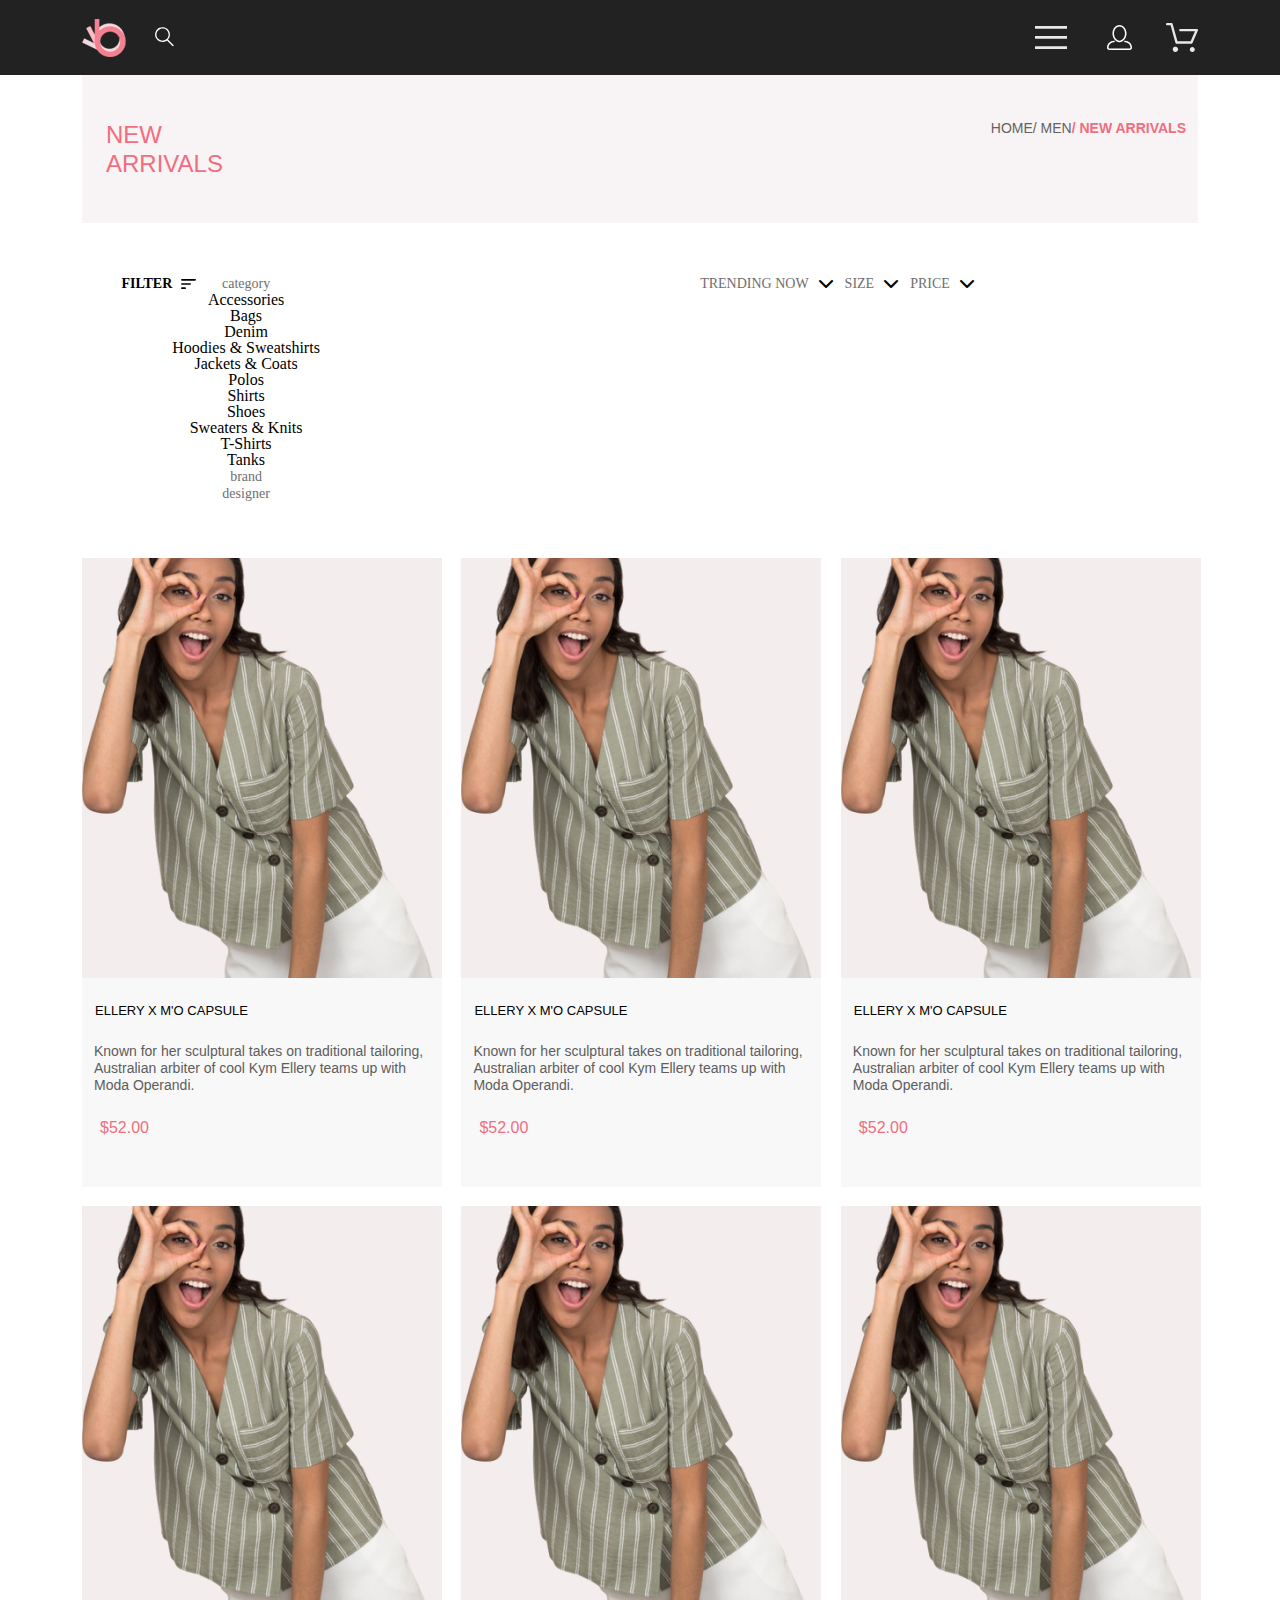
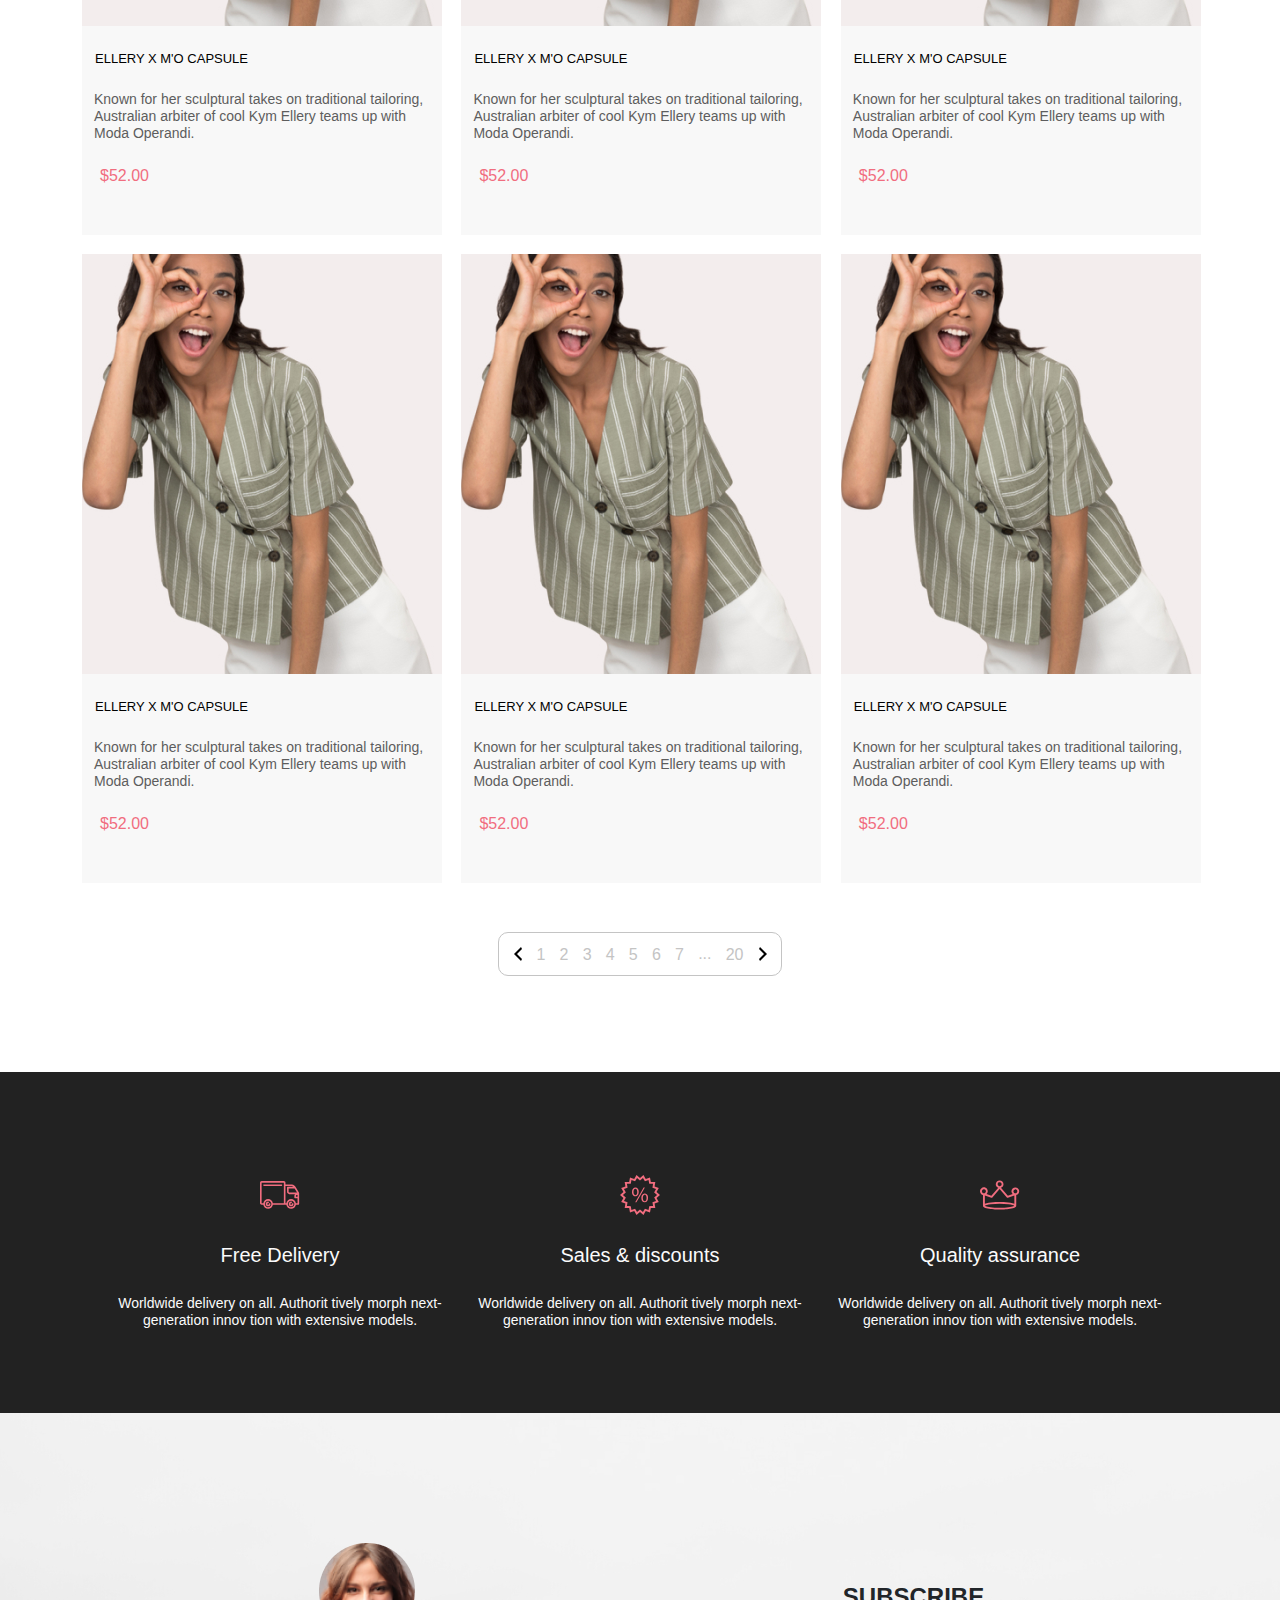
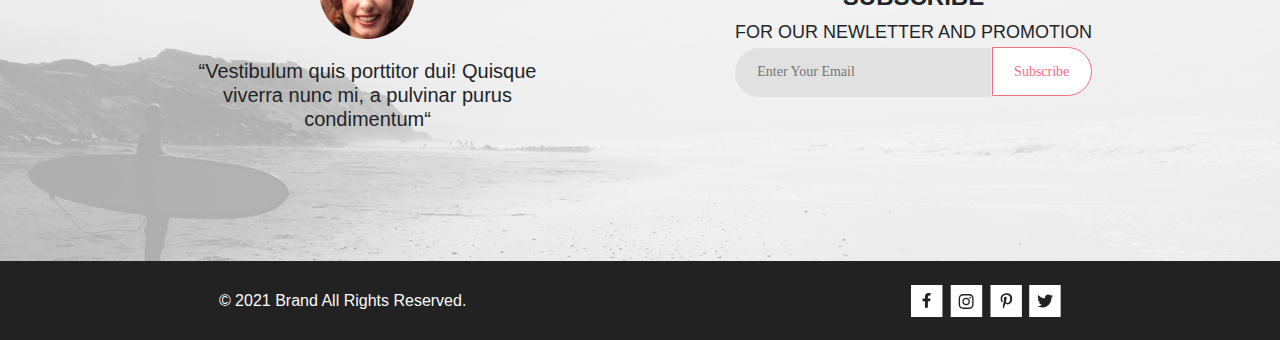
<file: catalog.html>
<!DOCTYPE html>
<html lang="en">

<head>
    <meta charset="UTF-8">
    <meta http-equiv="X-UA-Compatible" content="IE=edge">
    <meta name="viewport" content="width=device-width, initial-scale=1.0">
    <link rel="stylesheet" href="./css/bootstrap.css">
    <link rel="stylesheet" href="./scss/style.css">
    <link rel="preconnect" href="https://fonts.googleapis.com">
    <link rel="preconnect" href="https://fonts.gstatic.com" crossorigin>
    <!-- <link href="https://fonts.googleapis.com/css2?family=Lato:ital,wght@0,300;0,400;0,700;0,900;1,400&display=swap"
        rel="stylesheet"> -->
    <link rel="stylesheet" href="./css/all.css">
    <title>Document</title>
</head>

<body>
    <header class="header">
        <div class="container header__flx">
            <div class="header__logo">
                <a href="./index.html">
                    <img class="header__logo" src="img/logo.png" alt="logo">
                </a>
                <form class="header__search" action="#">
                    <label class="v-h" for="search"></label>
                    <input type="search" name="" id="search">
                    <svg class="header__search-svg-img" width="27" height="28" viewBox="0 0 27 28"
                        xmlns="http://www.w3.org/2000/svg">
                        <path class="header__search-path-fill"
                            d="M19.0596 17.6259C20.6713 15.8658 21.6282 13.6048 21.7698 11.2225C21.9113 8.84018 21.2288 6.48173 19.8369 4.54318C18.445 2.60463 16.4285 1.20404 14.126 0.576619C11.8234 -0.0508009 9.3751 0.13316 7.19217 1.09761C5.00923 2.06205 3.22463 3.74825 2.13804 5.87302C1.05145 7.9978 0.729054 10.4318 1.225 12.7661C1.72094 15.1005 3.00501 17.1932 4.86158 18.6927C6.71814 20.1922 9.03413 21.0072 11.4206 21.0009C13.673 21.004 15.8645 20.27 17.6606 18.9109L25.4086 26.7179C25.4941 26.807 25.5965 26.8781 25.7099 26.927C25.8232 26.9759 25.9452 27.0017 26.0686 27.0029C26.1923 27.0033 26.3148 26.9782 26.4283 26.9292C26.5419 26.8801 26.6441 26.8082 26.7286 26.7179C26.9025 26.537 26.9997 26.2958 26.9997 26.0449C26.9997 25.794 26.9025 25.5528 26.7286 25.3719L19.0596 17.6259ZM2.88662 10.5009C2.89946 8.81563 3.41094 7.17187 4.35659 5.77685C5.30224 4.38183 6.63972 3.29801 8.20044 2.662C9.76115 2.02599 11.4752 1.86627 13.1266 2.20298C14.7779 2.53969 16.2926 3.35775 17.4797 4.55404C18.6668 5.75033 19.4732 7.27129 19.7972 8.92519C20.1212 10.5791 19.9483 12.2919 19.3002 13.8476C18.6522 15.4034 17.5581 16.7325 16.1559 17.6674C14.7536 18.6023 13.1059 19.1011 11.4206 19.1009C9.14916 19.0901 6.97482 18.1784 5.37484 16.566C3.77486 14.9537 2.87998 12.7724 2.88662 10.5009Z" />
                    </svg>
                </form>
            </div>
            <ul class="header__list">
                <li class="header__item-nav">
                    <button class="header__button">
                        <svg width="32" height="23" viewBox="0 0 32 23" xmlns="http://www.w3.org/2000/svg">
                            <path d="M0 23V20.31H32V23H0ZM0 12.76V10.07H32V12.76H0ZM0 2.69V0H32V2.69H0Z"
                                fill="#E8E8E8" />
                        </svg>

                    </button>
                    <nav class="nav">

                        <h2 class="nav__title">
                            Menu
                        </h2>
                        <ul class="nav__list">
                            <li class="nav__item">
                                man
                                <ul>
                                    <li class="nav__list-item">
                                        <a class="nav__item-link" href="#">Accessories</a>
                                    </li>
                                    <li class="nav__list-item">
                                        <a class="nav__item-link" href="#">Bags</a>
                                    </li>
                                    <li class="nav__list-item">
                                        <a class="nav__item-link" href="#">Denim</a>
                                    </li>
                                    <li class="nav__list-item">
                                        <a class="nav__item-link" href="#">T-Shirts</a>
                                    </li>
                                </ul>
                            </li>
                            <li class="nav__item">
                                woman
                                <ul>
                                    <li class="nav__list-item">
                                        <a class="nav__item-link" href="#">Accessories</a>
                                    </li>
                                    <li class="nav__list-item">
                                        <a class="nav__item-link" href="#">Jackets & Coats</a>
                                    </li>
                                    <li class="nav__list-item">
                                        <a class="nav__item-link" href="#">Polos</a>
                                    </li>
                                    <li class="nav__list-item">
                                        <a class="nav__item-link" href="#">T-Shirts</a>
                                    </li>
                                    <li class="nav__list-item">
                                        <a class="nav__item-link" href="#">Shirts</a>
                                    </li>
                                </ul>
                            </li>
                            <li class="nav__item">
                                kids
                                <ul>
                                    <li class="nav__list-item">
                                        <a class="nav__item-link" href="#">Accessories</a>
                                    </li>
                                    <li class="nav__list-item">
                                        <a class="nav__item-link" href="#">Jackets & Coats</a>
                                    </li>
                                    <li class="nav__list-item">
                                        <a class="nav__item-link" href="#">Polos</a>
                                    </li>
                                    <li class="nav__list-item">
                                        <a class="nav__item-link" href="#">T-Shirts</a>
                                    </li>
                                    <li class="nav__list-item">
                                        <a class="nav__item-link" href="#">Shirts</a>
                                    </li>
                                    <li class="nav__list-item">
                                        <a class="nav__item-link" href="#">Bags</a>
                                    </li>
                                </ul>
                            </li>
                        </ul>
                    </nav>
                </li>
                <li class="header__item">
                    <a class="header__link" href="registration.html">
                        <svg class="header__svg-img" width="25" height="25" viewBox="0 0 29 29" fill="white"
                            xmlns="http://www.w3.org/2000/svg">
                            <path
                                d="M14.5 19.937C19 19.937 22.656 15.464 22.656 9.968C22.656 4.472 19 0 14.5 0C13.3631 0.0217413 12.2463 0.303398 11.2351 0.823397C10.2239 1.34339 9.34507 2.08794 8.66602 3C7.12663 4.99573 6.30819 7.45381 6.34399 9.974C6.34399 15.465 10 19.937 14.5 19.937ZM14.5 1.813C18 1.813 20.844 5.472 20.844 9.969C20.844 14.466 17.998 18.125 14.5 18.125C11.002 18.125 8.15603 14.465 8.15503 9.969C8.15403 5.473 11 1.813 14.5 1.813ZM20.844 18.125C20.6036 18.125 20.373 18.2205 20.203 18.3905C20.033 18.5605 19.9375 18.7911 19.9375 19.0315C19.9375 19.2719 20.033 19.5025 20.203 19.6725C20.373 19.8425 20.6036 19.938 20.844 19.938C22.526 19.9399 24.1386 20.6088 25.3279 21.7982C26.5172 22.9875 27.1861 24.6 27.188 26.282C27.1875 26.5221 27.0918 26.7523 26.922 26.9221C26.7522 27.0918 26.5221 27.1875 26.282 27.188H2.71997C2.47985 27.1875 2.24975 27.0918 2.07996 26.9221C1.91016 26.7523 1.81449 26.5221 1.81396 26.282C1.81608 24.6001 2.48517 22.9877 3.67444 21.7985C4.86371 20.6092 6.47608 19.9401 8.15796 19.938C8.39824 19.938 8.62868 19.8425 8.79858 19.6726C8.96849 19.5027 9.06396 19.2723 9.06396 19.032C9.06396 18.7917 8.96849 18.5613 8.79858 18.3914C8.62868 18.2215 8.39824 18.126 8.15796 18.126C5.99541 18.1279 3.92201 18.9875 2.39258 20.5164C0.863144 22.0453 0.00264777 24.1185 0 26.281C0.000794067 27.0019 0.287502 27.693 0.797241 28.2027C1.30698 28.7125 1.99811 28.9992 2.71899 29H26.282C27.0027 28.9989 27.6936 28.7121 28.2031 28.2024C28.7126 27.6927 28.9992 27.0017 29 26.281C28.9974 24.1187 28.1372 22.0457 26.6083 20.5168C25.0793 18.9878 23.0063 18.1276 20.844 18.125Z" />
                        </svg>

                    </a>
                </li>
                <li class="header__item">
                    <a class="header__link" href="./cart.html">
                        <svg class="header__svg-img" width="32" height="29" viewBox="0 0 32 29" fill="none"
                            xmlns="http://www.w3.org/2000/svg">
                            <path
                                d="M26.2009 29C25.5532 28.9738 24.9415 28.6948 24.4972 28.2227C24.0529 27.7506 23.8114 27.1232 23.8245 26.475C23.8376 25.8269 24.1043 25.2097 24.5673 24.7559C25.0303 24.3022 25.6527 24.048 26.301 24.048C26.9493 24.048 27.5717 24.3022 28.0347 24.7559C28.4977 25.2097 28.7644 25.8269 28.7775 26.475C28.7906 27.1232 28.549 27.7506 28.1047 28.2227C27.6604 28.6948 27.0488 28.9738 26.401 29H26.2009ZM6.75293 26.32C6.75293 25.79 6.91011 25.2718 7.20459 24.8311C7.49907 24.3904 7.91764 24.0469 8.40735 23.844C8.89705 23.6412 9.43594 23.5881 9.95581 23.6915C10.4757 23.7949 10.9532 24.0502 11.328 24.425C11.7028 24.7998 11.9581 25.2773 12.0615 25.7972C12.1649 26.317 12.1118 26.8559 11.9089 27.3456C11.7061 27.8353 11.3626 28.2539 10.9219 28.5483C10.4812 28.8428 9.96304 29 9.43298 29C9.08087 29.0003 8.73212 28.9311 8.40674 28.7966C8.08136 28.662 7.78569 28.4646 7.53662 28.2158C7.28755 27.9669 7.09001 27.6713 6.9552 27.3461C6.82039 27.0208 6.75098 26.6721 6.75098 26.32H6.75293ZM10.553 20.686C10.2935 20.6868 10.0409 20.6024 9.83411 20.4457C9.62727 20.2891 9.47758 20.0689 9.40796 19.819L4.57495 2.36401H1.18201C0.868521 2.36401 0.567859 2.23947 0.346191 2.01781C0.124523 1.79614 0 1.49549 0 1.18201C0 0.868519 0.124523 0.567873 0.346191 0.346205C0.567859 0.124537 0.868521 5.81268e-06 1.18201 5.81268e-06H5.46301C5.7225 -0.00080736 5.97504 0.0837201 6.18176 0.240568C6.38848 0.397416 6.53784 0.617884 6.60693 0.868006L11.4399 18.323H24.6179L29.001 8.27501H14.401C14.2428 8.27961 14.0854 8.25242 13.9379 8.19507C13.7904 8.13771 13.6559 8.05134 13.5424 7.94108C13.4288 7.83082 13.3386 7.69891 13.277 7.55315C13.2154 7.40739 13.1836 7.25075 13.1836 7.0925C13.1836 6.93426 13.2154 6.77762 13.277 6.63186C13.3386 6.4861 13.4288 6.35419 13.5424 6.24393C13.6559 6.13367 13.7904 6.0473 13.9379 5.98994C14.0854 5.93259 14.2428 5.90541 14.401 5.91001H30.814C31.0097 5.90996 31.2022 5.95866 31.3744 6.05172C31.5465 6.14478 31.6928 6.27926 31.7999 6.44301C31.9078 6.60729 31.9734 6.79569 31.9908 6.99145C32.0083 7.18721 31.9771 7.38424 31.9 7.565L26.495 19.977C26.4026 20.1876 26.251 20.3668 26.0585 20.4927C25.866 20.6186 25.641 20.6858 25.411 20.686H10.553Z"
                                fill="#E8E8E8" />
                        </svg>
                        </svg>
                    </a>
                </li>
            </ul>
        </div>
    </header>
    <main class="catalog-page container">
        <section class="product__title">
            <div class="container d-flex justify-content-between">
                <h1 class="product__title-style container">
                    new arrivals
                </h1>
                <div class="product__link">
                    <a class="product__title-link" href="#">
                        home
                    </a>
                    <a class="product__title-link p-0" href="#">
                        / men
                    </a>
                    <span>
                        <a class="product__title-link product__title-link-active" href="#">
                            / new arrivals
                        </a>
                    </span>
                </div>
            </div>
        </section>
        <section class="catalog-page__filter">
            <button class="catalog-page__btn" type="submit">
                <p class="catalog-page__btn-text">
                    filter
                </p>
                <ul class="catalog-page__filter-list">
                    <li class="catalog-page__filter-list-item">
                        category
                    </li>
                    <ul>
                        <li class="catalog-page__filter-item">
                            Accessories
                        </li>
                        <li class="catalog-page__filter-item">
                            Bags
                        </li>
                        <li class="catalog-page__filter-item">
                            Denim
                        </li>
                        <li class="catalog-page__filter-item">
                            Hoodies & Sweatshirts
                        </li>
                        <li class="catalog-page__filter-item">
                            Jackets & Coats
                        </li>
                        <li class="catalog-page__filter-item">
                            Polos
                        </li>
                        <li class="catalog-page__filter-item">
                            Shirts
                        </li>
                        <li class="catalog-page__filter-item">
                            Shoes
                        </li>
                        <li class="catalog-page__filter-item">
                            Sweaters & Knits
                        </li>
                        <li class="catalog-page__filter-item">
                            T-Shirts
                        </li>
                        <li class="catalog-page__filter-item">
                            Tanks
                        </li>
                    </ul>
                    <li class="catalog-page__filter-list-item">
                        brand
                    </li>
                    <li class="catalog-page__filter-list-item">
                        designer
                    </li>

                </ul>
            </button>
            <ul class="catalog-page__list">
                <li class="catalog-page__item">
                    <button class="catalog-page__item-btn" type="submit">
                        <p class="catalog-page__item-text">
                            trending now
                        </p>
                        <i class="fas fa-chevron-down"></i>
                    </button>
                </li>
                <li>
                    <button class="catalog-page__item-btn" type="submit">
                        <p class="catalog-page__item-text">
                            size
                        </p>
                        <i class="fas fa-chevron-down"></i>
                    </button>
                </li>
                <li>
                    <button class="catalog-page__item-btn" type="submit">
                        <p class="catalog-page__item-text">
                            price
                        </p>
                        <i class="fas fa-chevron-down"></i>
                    </button>
                </li>
            </ul>
        </section>
        <section class="catalog-page__catalog">
            <ul class="catalog__product-list product__list-style">
                <div class="catalog__product-block">
                    <img class="catalog__product-img" src="img/product6.jpg" alt="product1" width="360px"
                        height="420px">
                    <div class="catalog__product-block-transparent"></div>
                    <button class="catalog__product-btn-cart" type="submit">
                        <img src="./img/add-to-cart.png" alt="">
                        <p>Add to cart</p>
                    </button>
                </div>
                <li class="catalog__product-item">
                    <a class="catalog__product-title" href="#">ellery x m'o capsule</a>
                </li>
                <li class="catalog__product-item">
                    <p class="catalog__product-text">
                        Known for her sculptural takes on traditional tailoring, Australian arbiter of cool Kym
                        Ellery
                        teams up with Moda Operandi.
                    </p>
                </li>
                <li class="catalog__product-item">
                    <p class="catalog__product-textcash">
                        $52.00
                    </p>
                </li>
            </ul>
            <ul class="catalog__product-list product__list-style">
                <div class="catalog__product-block">
                    <img class="catalog__product-img" src="img/product6.jpg" alt="product1" width="360px"
                        height="420px">
                    <div class="catalog__product-block-transparent"></div>
                    <button class="catalog__product-btn-cart" type="submit">
                        <img src="./img/add-to-cart.png" alt="">
                        <p>Add to cart</p>
                    </button>
                </div>
                <li class="catalog__product-item">
                    <a class="catalog__product-title" href="#">ellery x m'o capsule</a>
                </li>
                <li class="catalog__product-item">
                    <p class="catalog__product-text">
                        Known for her sculptural takes on traditional tailoring, Australian arbiter of cool Kym
                        Ellery
                        teams up with Moda Operandi.
                    </p>
                </li>
                <li class="catalog__product-item">
                    <p class="catalog__product-textcash">
                        $52.00
                    </p>
                </li>
            </ul>
            <ul class="catalog__product-list product__list-style">
                <div class="catalog__product-block">
                    <img class="catalog__product-img" src="img/product6.jpg" alt="product1" width="360px"
                        height="420px">
                    <div class="catalog__product-block-transparent"></div>
                    <button class="catalog__product-btn-cart" type="submit">
                        <img src="./img/add-to-cart.png" alt="">
                        <p>Add to cart</p>
                    </button>
                </div>
                <li class="catalog__product-item">
                    <a class="catalog__product-title" href="#">ellery x m'o capsule</a>
                </li>
                <li class="catalog__product-item">
                    <p class="catalog__product-text">
                        Known for her sculptural takes on traditional tailoring, Australian arbiter of cool Kym
                        Ellery
                        teams up with Moda Operandi.
                    </p>
                </li>
                <li class="catalog__product-item">
                    <p class="catalog__product-textcash">
                        $52.00
                    </p>
                </li>
            </ul>
            <ul class="catalog__product-list product__list-style">
                <div class="catalog__product-block">
                    <img class="catalog__product-img" src="img/product6.jpg" alt="product1" width="360px"
                        height="420px">
                    <div class="catalog__product-block-transparent"></div>
                    <button class="catalog__product-btn-cart" type="submit">
                        <img src="./img/add-to-cart.png" alt="">
                        <p>Add to cart</p>
                    </button>
                </div>
                <li class="catalog__product-item">
                    <a class="catalog__product-title" href="#">ellery x m'o capsule</a>
                </li>
                <li class="catalog__product-item">
                    <p class="catalog__product-text">
                        Known for her sculptural takes on traditional tailoring, Australian arbiter of cool Kym
                        Ellery
                        teams up with Moda Operandi.
                    </p>
                </li>
                <li class="catalog__product-item">
                    <p class="catalog__product-textcash">
                        $52.00
                    </p>
                </li>
            </ul>
            <ul class="catalog__product-list product__list-style">
                <div class="catalog__product-block">
                    <img class="catalog__product-img" src="img/product6.jpg" alt="product1" width="360px"
                        height="420px">
                    <div class="catalog__product-block-transparent"></div>
                    <button class="catalog__product-btn-cart" type="submit">
                        <img src="./img/add-to-cart.png" alt="">
                        <p>Add to cart</p>
                    </button>
                </div>
                <li class="catalog__product-item">
                    <a class="catalog__product-title" href="#">ellery x m'o capsule</a>
                </li>
                <li class="catalog__product-item">
                    <p class="catalog__product-text">
                        Known for her sculptural takes on traditional tailoring, Australian arbiter of cool Kym
                        Ellery
                        teams up with Moda Operandi.
                    </p>
                </li>
                <li class="catalog__product-item">
                    <p class="catalog__product-textcash">
                        $52.00
                    </p>
                </li>
            </ul>
            <ul class="catalog__product-list product__list-style">
                <div class="catalog__product-block">
                    <img class="catalog__product-img" src="img/product6.jpg" alt="product1" width="360px"
                        height="420px">
                    <div class="catalog__product-block-transparent"></div>
                    <button class="catalog__product-btn-cart" type="submit">
                        <img src="./img/add-to-cart.png" alt="">
                        <p>Add to cart</p>
                    </button>
                </div>
                <li class="catalog__product-item">
                    <a class="catalog__product-title" href="#">ellery x m'o capsule</a>
                </li>
                <li class="catalog__product-item">
                    <p class="catalog__product-text">
                        Known for her sculptural takes on traditional tailoring, Australian arbiter of cool Kym
                        Ellery
                        teams up with Moda Operandi.
                    </p>
                </li>
                <li class="catalog__product-item">
                    <p class="catalog__product-textcash">
                        $52.00
                    </p>
                </li>
            </ul>
            <ul class="catalog__product-list product__list-style">
                <div class="catalog__product-block">
                    <img class="catalog__product-img" src="img/product6.jpg" alt="product1" width="360px"
                        height="420px">
                    <div class="catalog__product-block-transparent"></div>
                    <button class="catalog__product-btn-cart" type="submit">
                        <img src="./img/add-to-cart.png" alt="">
                        <p>Add to cart</p>
                    </button>
                </div>
                <li class="catalog__product-item">
                    <a class="catalog__product-title" href="#">ellery x m'o capsule</a>
                </li>
                <li class="catalog__product-item">
                    <p class="catalog__product-text">
                        Known for her sculptural takes on traditional tailoring, Australian arbiter of cool Kym
                        Ellery
                        teams up with Moda Operandi.
                    </p>
                </li>
                <li class="catalog__product-item">
                    <p class="catalog__product-textcash">
                        $52.00
                    </p>
                </li>
            </ul>
            <ul class="catalog__product-list product__list-style">
                <div class="catalog__product-block">
                    <img class="catalog__product-img" src="img/product6.jpg" alt="product1" width="360px"
                        height="420px">
                    <div class="catalog__product-block-transparent"></div>
                    <button class="catalog__product-btn-cart" type="submit">
                        <img src="./img/add-to-cart.png" alt="">
                        <p>Add to cart</p>
                    </button>
                </div>
                <li class="catalog__product-item">
                    <a class="catalog__product-title" href="#">ellery x m'o capsule</a>
                </li>
                <li class="catalog__product-item">
                    <p class="catalog__product-text">
                        Known for her sculptural takes on traditional tailoring, Australian arbiter of cool Kym
                        Ellery
                        teams up with Moda Operandi.
                    </p>
                </li>
                <li class="catalog__product-item">
                    <p class="catalog__product-textcash">
                        $52.00
                    </p>
                </li>
            </ul>
            <ul class="catalog__product-list product__list-style">
                <div class="catalog__product-block">
                    <img class="catalog__product-img" src="img/product6.jpg" alt="product1" width="360px"
                        height="420px">
                    <div class="catalog__product-block-transparent"></div>
                    <button class="catalog__product-btn-cart" type="submit">
                        <img src="./img/add-to-cart.png" alt="">
                        <p>Add to cart</p>
                    </button>
                </div>
                <li class="catalog__product-item">
                    <a class="catalog__product-title" href="#">ellery x m'o capsule</a>
                </li>
                <li class="catalog__product-item">
                    <p class="catalog__product-text">
                        Known for her sculptural takes on traditional tailoring, Australian arbiter of cool Kym
                        Ellery
                        teams up with Moda Operandi.
                    </p>
                </li>
                <li class="catalog__product-item">
                    <p class="catalog__product-textcash">
                        $52.00
                    </p>
                </li>
            </ul>


        </section>
        <div class="pagination-block">
            <ul class="pagination">
                <li class="pagination-list"><a href="#"><img src="./img/Pagination-left.png" alt=""></a></li>
                <li class="pagination-list"><a href="#">1</a></li>
                <li class="pagination-list"><a href="#">2</a></li>
                <li class="pagination-list"><a href="#">3</a></li>
                <li class="pagination-list"><a href="#">4</a></li>
                <li class="pagination-list"><a href="#">5</a></li>
                <li class="pagination-list"><a href="#">6</a></li>
                <li class="pagination-list"><a href="#">7</a></li>
                <li class="pagination-list">...</li>
                <li class="pagination-list"><a href="#">20</a></li>
                <li class="pagination-list"><a href="#"><img src="./img/Pagination-right.png" alt=""></a></li>
            </ul>
        </div>
    </main>
    <footer>
        <div class="footer__inf">
            <ul class="footer__list">
                <li class="footer__item">
                    <img class="footer__item-img" src="img/bus-fotter.svg" alt="bus">
                </li>
                <li class="footer__item">
                    <h2 class="footer__list-title">
                        Free Delivery
                    </h2>
                </li>
                <li class="footer__item">
                    <p class="footer__list-text">
                        Worldwide delivery on all. Authorit tively morph next-generation innov tion with extensive
                        models.
                    </p>
                </li>
            </ul>
            <ul class="footer__list">
                <li class="footer__item">
                    <img class="footer__item-img" src="img/sales-ico.svg" alt="sales-ico">
                </li>
                <li class="footer__item">
                    <h2 class="footer__list-title">
                        Sales & discounts
                    </h2>
                </li>
                <li class="footer__item">
                    <p class="footer__list-text">
                        Worldwide delivery on all. Authorit tively morph next-generation innov tion with extensive
                        models.
                    </p>
                </li>
            </ul>
            <ul class="footer__list">
                <li class="footer__item">
                    <img class="footer__item-img" src="img/korona.svg" alt="korona">
                </li>
                <li class="footer__item">
                    <h2 class="footer__list-title">
                        Quality assurance
                    </h2>
                </li>
                <li class="footer__item">
                    <p class="footer__list-text">
                        Worldwide delivery on all. Authorit tively morph next-generation innov tion with extensive
                        models.
                    </p>
                </li>
            </ul>
        </div>
        <div class="footer__subscribe">
            <div class="footer__subscribe-list">
                <img src="img/subscribe-face.png" alt="face">
                <p class="footer__subscribe-text">
                    “Vestibulum quis porttitor dui! Quisque viverra nunc mi, a pulvinar purus condimentum“
                </p>
            </div>
            <div class="footer__subscribe-list">
                <h2 class="footer__subscribe-form-title">
                    subscribe
                </h2>
                <p class="footer__subscribe-form-text">
                    for our newletter and promotion
                </p>
                <form action="#">
                    <input class="footer__input-text" type="email" name="email" placeholder="Enter Your Email">
                    <input class="footer__input-btn" type="submit" value="Subscribe">
                </form>
            </div>
        </div>
        <div class="footer__copysocial">
            <p class="footer__copysocial-text">
                &copy; 2021 Brand All Rights Reserved.
            </p>
            <ul class="footer__copysocial-list">
                <li class="footer__copysocial-item">
                    <a class="footer__copysocial-link" href="#">
                        <svg class="svg-img" width="32" height="32" viewBox="0 0 32 32"
                            xmlns="http://www.w3.org/2000/svg">
                            <path d="M31.4506 0H0V32H31.4506V0Z" />
                            <path class="path-fill"
                                d="M19.0884 16.28L19.5069 13.616H16.8902V11.8873C16.8902 11.1585 17.2557 10.4481 18.4277 10.4481H19.6172V8.17997C19.6172 8.17997 18.5377 8 17.5056 8C15.3507 8 13.9422 9.27593 13.9422 11.5857V13.616H11.5469V16.28H13.9422V22.72H16.8902V16.28H19.0884Z" />
                        </svg>
                    </a>
                </li>
                <li class="footer__copysocial-item">
                    <a class="footer__copysocial-link" href="#">
                        <svg class="svg-img" width="33" height="32" viewBox="0 0 33 32"
                            xmlns="http://www.w3.org/2000/svg">
                            <path d="M32.1889 0H0.738281V32H32.1889V0Z" />
                            <g clip-path="url(#clip0_128_232)">
                                <path class="path-fill"
                                    d="M16.139 12.6816C14.0238 12.6816 12.3177 14.3849 12.3177 16.4966C12.3177 18.6083 14.0238 20.3117 16.139 20.3117C18.2541 20.3117 19.9602 18.6083 19.9602 16.4966C19.9602 14.3849 18.2541 12.6816 16.139 12.6816ZM16.139 18.9769C14.7721 18.9769 13.6547 17.8646 13.6547 16.4966C13.6547 15.1287 14.7688 14.0164 16.139 14.0164C17.5092 14.0164 18.6233 15.1287 18.6233 16.4966C18.6233 17.8646 17.5058 18.9769 16.139 18.9769ZM21.0078 12.5255C21.0078 13.0203 20.6087 13.4154 20.1165 13.4154C19.621 13.4154 19.2252 13.0169 19.2252 12.5255C19.2252 12.0341 19.6243 11.6357 20.1165 11.6357C20.6087 11.6357 21.0078 12.0341 21.0078 12.5255ZM23.5386 13.4287C23.4821 12.2367 23.2094 11.1808 22.3347 10.3109C21.4634 9.44097 20.4058 9.1687 19.2119 9.10894C17.9814 9.03921 14.2932 9.03921 13.0627 9.10894C11.8721 9.16538 10.8145 9.43765 9.93987 10.3076C9.06522 11.1775 8.79584 12.2333 8.73597 13.4253C8.66613 14.6539 8.66613 18.3361 8.73597 19.5646C8.79251 20.7566 9.06522 21.8124 9.93987 22.6824C10.8145 23.5523 11.8688 23.8246 13.0627 23.8843C14.2932 23.9541 17.9814 23.9541 19.2119 23.8843C20.4058 23.8279 21.4634 23.5556 22.3347 22.6824C23.2061 21.8124 23.4788 20.7566 23.5386 19.5646C23.6085 18.3361 23.6085 14.6572 23.5386 13.4287ZM21.949 20.8828C21.6895 21.5335 21.1874 22.0349 20.5322 22.2972C19.5511 22.6857 17.2231 22.596 16.139 22.596C15.0548 22.596 12.7235 22.6824 11.7457 22.2972C11.0939 22.0382 10.5917 21.5369 10.329 20.8828C9.93987 19.9033 10.0297 17.5791 10.0297 16.4966C10.0297 15.4142 9.9432 13.0867 10.329 12.1105C10.5884 11.4597 11.0906 10.9583 11.7457 10.696C12.7268 10.3076 15.0548 10.3972 16.139 10.3972C17.2231 10.3972 19.5545 10.3109 20.5322 10.696C21.184 10.955 21.6862 11.4564 21.949 12.1105C22.3381 13.09 22.2483 15.4142 22.2483 16.4966C22.2483 17.5791 22.3381 19.9066 21.949 20.8828Z"
                                    </g>
                                    <defs>
                                        <clipPath id="clip0_128_232">
                                            <rect width="14.8991" height="17" transform="translate(8.68555 8)" />
                                        </clipPath>
                                    </defs>
                        </svg>
                    </a>
                </li>
                <li class="footer__copysocial-item">
                    <a class="footer__copysocial-link" href="#">
                        <svg class="svg-img" width="32" height="32" viewBox="0 0 32 32"
                            xmlns="http://www.w3.org/2000/svg">
                            <path d="M31.9252 0H0.474609V32H31.9252V0Z" />
                            <g clip-path="url(#clip0_128_240)">
                                <path class="path-fill"
                                    d="M16.7403 8.20312C13.5556 8.20312 10.4082 10.3406 10.4082 13.8C10.4082 16 11.6374 17.25 12.3823 17.25C12.6896 17.25 12.8666 16.3875 12.8666 16.1438C12.8666 15.8531 12.1309 15.2344 12.1309 14.025C12.1309 11.5125 14.0305 9.73125 16.4889 9.73125C18.6027 9.73125 20.1671 10.9406 20.1671 13.1625C20.1671 14.8219 19.506 17.9344 17.3642 17.9344C16.5913 17.9344 15.9302 17.3719 15.9302 16.5656C15.9302 15.3844 16.7496 14.2406 16.7496 13.0219C16.7496 10.9531 13.835 11.3281 13.835 13.8281C13.835 14.3531 13.9002 14.9344 14.133 15.4125C13.7046 17.2688 12.8293 20.0344 12.8293 21.9469C12.8293 22.5375 12.9131 23.1188 12.969 23.7094C13.0745 23.8281 13.0218 23.8156 13.1832 23.7563C14.7476 21.6 14.6917 21.1781 15.3994 18.3562C15.7812 19.0875 16.7683 19.4812 17.5505 19.4812C20.8469 19.4812 22.3275 16.2469 22.3275 13.3313C22.3275 10.2281 19.6643 8.20312 16.7403 8.20312Z" />
                            </g>
                            <defs>
                                <clipPath id="clip0_128_240">
                                    <rect width="11.9193" height="16" transform="translate(10.4082 8)" />
                                </clipPath>
                            </defs>
                        </svg>

                    </a>
                </li>
                <li class="footer__copysocial-item">
                    <a class="footer__copysocial-link" href="#">
                        <svg class="svg-img" width="32" height="32" viewBox="0 0 32 32"
                            xmlns="http://www.w3.org/2000/svg">
                            <path d="M31.6635 0H0.212891V32H31.6635V0Z" />
                            <g clip-path="url(#clip0_128_236)">
                                <path class="path-fill"
                                    d="M22.417 12.7405C22.427 12.8826 22.427 13.0248 22.427 13.1669C22.427 17.5019 19.1498 22.4969 13.1599 22.4969C11.3145 22.4969 9.60022 21.9588 8.1582 21.0248C8.4204 21.0552 8.67247 21.0654 8.94475 21.0654C10.4674 21.0654 11.8691 20.5476 12.9884 19.6644C11.5565 19.6339 10.3565 18.6898 9.94305 17.3903C10.1447 17.4207 10.3464 17.441 10.5582 17.441C10.8506 17.441 11.1431 17.4004 11.4153 17.3294C9.92291 17.0248 8.80355 15.705 8.80355 14.1111V14.0705C9.23715 14.3141 9.74139 14.4664 10.2758 14.4867C9.39849 13.8979 8.82373 12.8928 8.82373 11.7557C8.82373 11.1466 8.98504 10.5882 9.26741 10.1009C10.8708 12.0908 13.2809 13.3902 15.9833 13.5324C15.9329 13.2887 15.9027 13.035 15.9027 12.7811C15.9027 10.974 17.3548 9.50195 19.1598 9.50195C20.0976 9.50195 20.9446 9.89789 21.5396 10.5375C22.2757 10.3954 22.9816 10.1212 23.6068 9.74561C23.3648 10.507 22.8505 11.1466 22.1749 11.5527C22.8304 11.4817 23.4657 11.2989 24.0505 11.0451C23.6069 11.6948 23.0522 12.2735 22.417 12.7405Z" />
                            </g>
                            <defs>
                                <clipPath id="clip0_128_236">
                                    <rect width="15.8924" height="16" transform="translate(8.1582 8)" />
                                </clipPath>
                            </defs>
                        </svg>
                    </a>
                </li>
            </ul>
        </div>
    </footer>
    <script src="./js/bootstrap.bundle.js"></script>
</body>

</html>
</file>
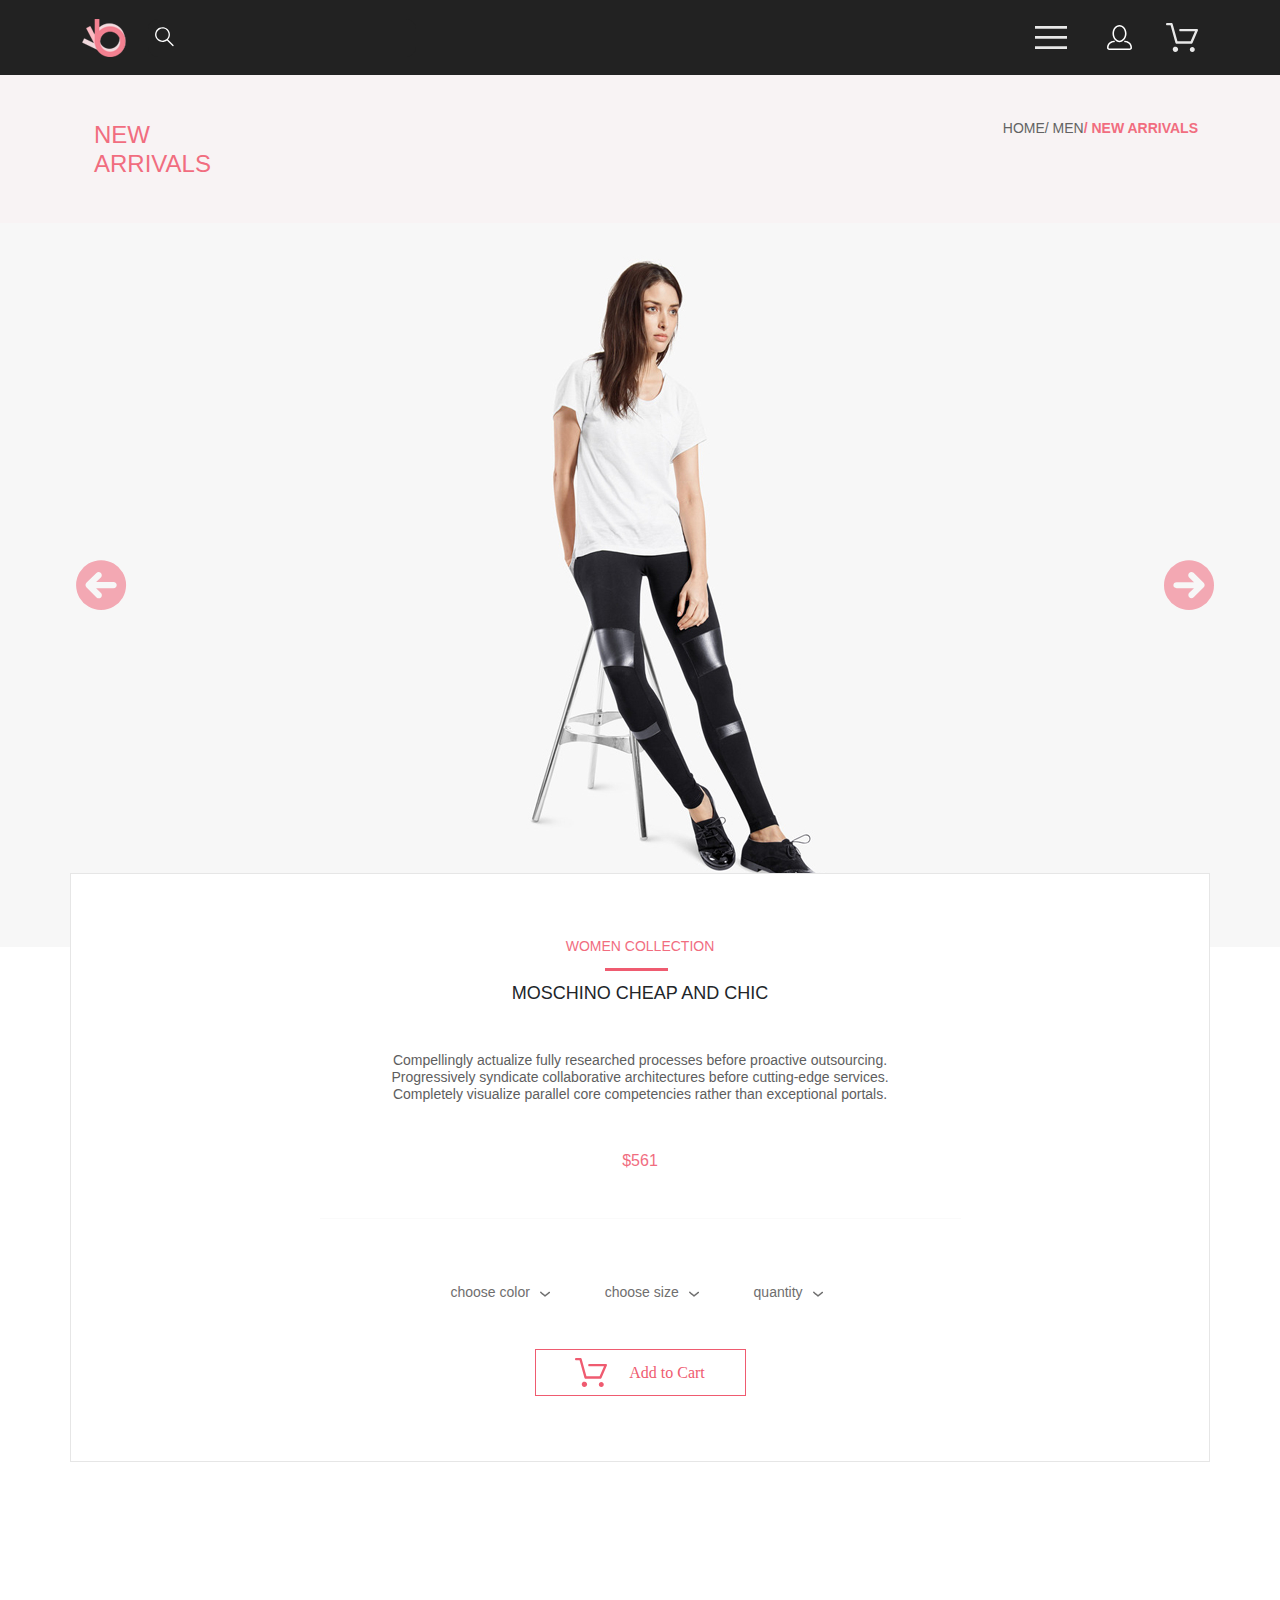
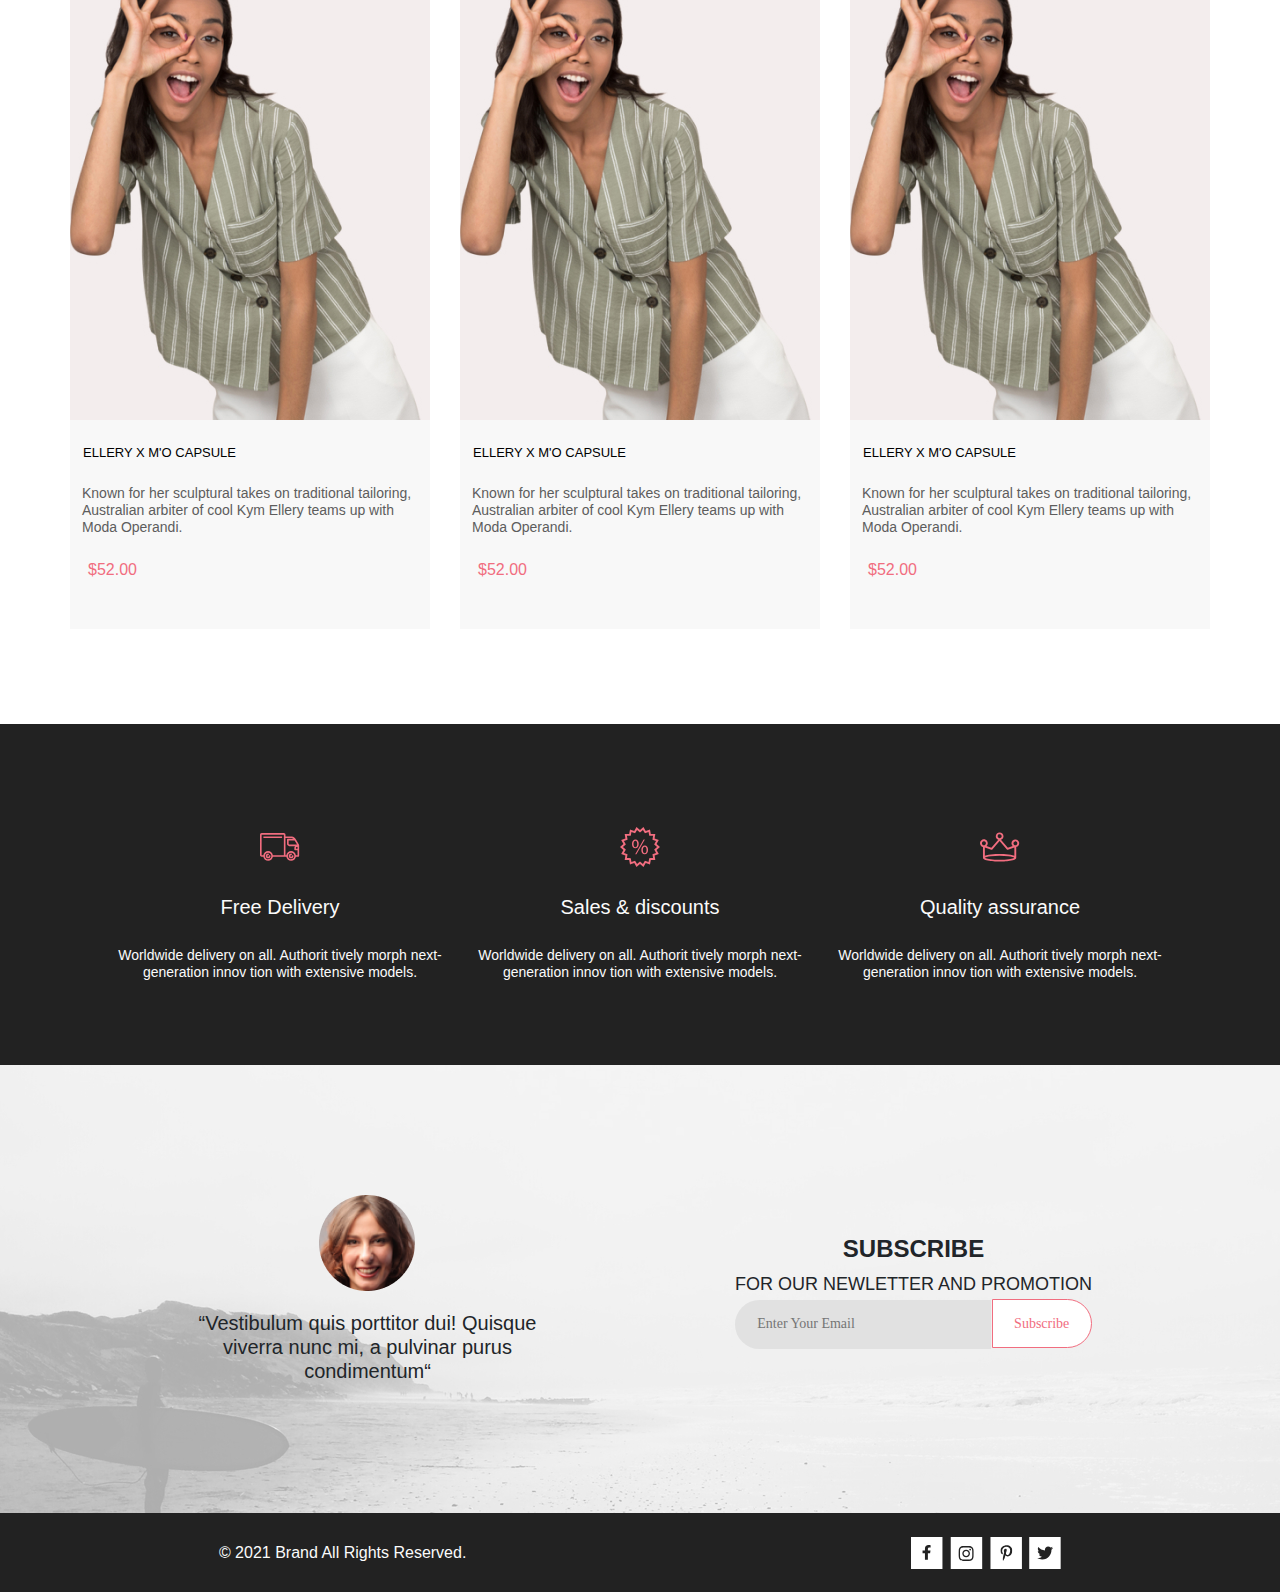
<file: product.html>
<!DOCTYPE html>
<html lang="en">

<head>
    <meta charset="UTF-8">
    <meta http-equiv="X-UA-Compatible" content="IE=edge">
    <meta name="viewport" content="width=device-width, initial-scale=1.0">
    <link rel="stylesheet" href="./css/bootstrap.css">
    <link rel="stylesheet" href="./scss/style.css">
    <link rel="preconnect" href="https://fonts.googleapis.com">
    <link rel="preconnect" href="https://fonts.gstatic.com" crossorigin>
    <!-- <link href="https://fonts.googleapis.com/css2?family=Lato:ital,wght@0,300;0,400;0,700;0,900;1,400&display=swap"
        rel="stylesheet"> -->
    <link rel="stylesheet" href="./css/all.css">
    <title>Document</title>
</head>

<body>
    <header class="header">
        <div class="container header__flx">
            <div class="header__logo">
                <a href="./index.html">
                    <img class="header__logo" src="img/logo.png" alt="logo">
                </a>
                <form class="header__search" action="#">
                    <label class="v-h" for="search"></label>
                    <input type="search" name="" id="search">
                    <svg class="header__search-svg-img" width="27" height="28" viewBox="0 0 27 28"
                        xmlns="http://www.w3.org/2000/svg">
                        <path class="header__search-path-fill"
                            d="M19.0596 17.6259C20.6713 15.8658 21.6282 13.6048 21.7698 11.2225C21.9113 8.84018 21.2288 6.48173 19.8369 4.54318C18.445 2.60463 16.4285 1.20404 14.126 0.576619C11.8234 -0.0508009 9.3751 0.13316 7.19217 1.09761C5.00923 2.06205 3.22463 3.74825 2.13804 5.87302C1.05145 7.9978 0.729054 10.4318 1.225 12.7661C1.72094 15.1005 3.00501 17.1932 4.86158 18.6927C6.71814 20.1922 9.03413 21.0072 11.4206 21.0009C13.673 21.004 15.8645 20.27 17.6606 18.9109L25.4086 26.7179C25.4941 26.807 25.5965 26.8781 25.7099 26.927C25.8232 26.9759 25.9452 27.0017 26.0686 27.0029C26.1923 27.0033 26.3148 26.9782 26.4283 26.9292C26.5419 26.8801 26.6441 26.8082 26.7286 26.7179C26.9025 26.537 26.9997 26.2958 26.9997 26.0449C26.9997 25.794 26.9025 25.5528 26.7286 25.3719L19.0596 17.6259ZM2.88662 10.5009C2.89946 8.81563 3.41094 7.17187 4.35659 5.77685C5.30224 4.38183 6.63972 3.29801 8.20044 2.662C9.76115 2.02599 11.4752 1.86627 13.1266 2.20298C14.7779 2.53969 16.2926 3.35775 17.4797 4.55404C18.6668 5.75033 19.4732 7.27129 19.7972 8.92519C20.1212 10.5791 19.9483 12.2919 19.3002 13.8476C18.6522 15.4034 17.5581 16.7325 16.1559 17.6674C14.7536 18.6023 13.1059 19.1011 11.4206 19.1009C9.14916 19.0901 6.97482 18.1784 5.37484 16.566C3.77486 14.9537 2.87998 12.7724 2.88662 10.5009Z" />
                    </svg>
                </form>
            </div>
            <ul class="header__list">
                <li class="header__item-nav">
                    <button class="header__button">
                        <svg width="32" height="23" viewBox="0 0 32 23" xmlns="http://www.w3.org/2000/svg">
                            <path d="M0 23V20.31H32V23H0ZM0 12.76V10.07H32V12.76H0ZM0 2.69V0H32V2.69H0Z"
                                fill="#E8E8E8" />
                        </svg>

                    </button>
                    <nav class="nav">

                        <h2 class="nav__title">
                            Menu
                        </h2>
                        <ul class="nav__list">
                            <li class="nav__item">
                                man
                                <ul>
                                    <li class="nav__list-item">
                                        <a class="nav__item-link" href="#">Accessories</a>
                                    </li>
                                    <li class="nav__list-item">
                                        <a class="nav__item-link" href="#">Bags</a>
                                    </li>
                                    <li class="nav__list-item">
                                        <a class="nav__item-link" href="#">Denim</a>
                                    </li>
                                    <li class="nav__list-item">
                                        <a class="nav__item-link" href="#">T-Shirts</a>
                                    </li>
                                </ul>
                            </li>
                            <li class="nav__item">
                                woman
                                <ul>
                                    <li class="nav__list-item">
                                        <a class="nav__item-link" href="#">Accessories</a>
                                    </li>
                                    <li class="nav__list-item">
                                        <a class="nav__item-link" href="#">Jackets & Coats</a>
                                    </li>
                                    <li class="nav__list-item">
                                        <a class="nav__item-link" href="#">Polos</a>
                                    </li>
                                    <li class="nav__list-item">
                                        <a class="nav__item-link" href="#">T-Shirts</a>
                                    </li>
                                    <li class="nav__list-item">
                                        <a class="nav__item-link" href="#">Shirts</a>
                                    </li>
                                </ul>
                            </li>
                            <li class="nav__item">
                                kids
                                <ul>
                                    <li class="nav__list-item">
                                        <a class="nav__item-link" href="#">Accessories</a>
                                    </li>
                                    <li class="nav__list-item">
                                        <a class="nav__item-link" href="#">Jackets & Coats</a>
                                    </li>
                                    <li class="nav__list-item">
                                        <a class="nav__item-link" href="#">Polos</a>
                                    </li>
                                    <li class="nav__list-item">
                                        <a class="nav__item-link" href="#">T-Shirts</a>
                                    </li>
                                    <li class="nav__list-item">
                                        <a class="nav__item-link" href="#">Shirts</a>
                                    </li>
                                    <li class="nav__list-item">
                                        <a class="nav__item-link" href="#">Bags</a>
                                    </li>
                                </ul>
                            </li>
                        </ul>
                    </nav>
                </li>
                <li class="header__item">
                    <a class="header__link" href="registration.html">
                        <svg class="header__svg-img" width="25" height="25" viewBox="0 0 29 29" fill="white"
                            xmlns="http://www.w3.org/2000/svg">
                            <path
                                d="M14.5 19.937C19 19.937 22.656 15.464 22.656 9.968C22.656 4.472 19 0 14.5 0C13.3631 0.0217413 12.2463 0.303398 11.2351 0.823397C10.2239 1.34339 9.34507 2.08794 8.66602 3C7.12663 4.99573 6.30819 7.45381 6.34399 9.974C6.34399 15.465 10 19.937 14.5 19.937ZM14.5 1.813C18 1.813 20.844 5.472 20.844 9.969C20.844 14.466 17.998 18.125 14.5 18.125C11.002 18.125 8.15603 14.465 8.15503 9.969C8.15403 5.473 11 1.813 14.5 1.813ZM20.844 18.125C20.6036 18.125 20.373 18.2205 20.203 18.3905C20.033 18.5605 19.9375 18.7911 19.9375 19.0315C19.9375 19.2719 20.033 19.5025 20.203 19.6725C20.373 19.8425 20.6036 19.938 20.844 19.938C22.526 19.9399 24.1386 20.6088 25.3279 21.7982C26.5172 22.9875 27.1861 24.6 27.188 26.282C27.1875 26.5221 27.0918 26.7523 26.922 26.9221C26.7522 27.0918 26.5221 27.1875 26.282 27.188H2.71997C2.47985 27.1875 2.24975 27.0918 2.07996 26.9221C1.91016 26.7523 1.81449 26.5221 1.81396 26.282C1.81608 24.6001 2.48517 22.9877 3.67444 21.7985C4.86371 20.6092 6.47608 19.9401 8.15796 19.938C8.39824 19.938 8.62868 19.8425 8.79858 19.6726C8.96849 19.5027 9.06396 19.2723 9.06396 19.032C9.06396 18.7917 8.96849 18.5613 8.79858 18.3914C8.62868 18.2215 8.39824 18.126 8.15796 18.126C5.99541 18.1279 3.92201 18.9875 2.39258 20.5164C0.863144 22.0453 0.00264777 24.1185 0 26.281C0.000794067 27.0019 0.287502 27.693 0.797241 28.2027C1.30698 28.7125 1.99811 28.9992 2.71899 29H26.282C27.0027 28.9989 27.6936 28.7121 28.2031 28.2024C28.7126 27.6927 28.9992 27.0017 29 26.281C28.9974 24.1187 28.1372 22.0457 26.6083 20.5168C25.0793 18.9878 23.0063 18.1276 20.844 18.125Z" />
                        </svg>

                    </a>
                </li>
                <li class="header__item">
                    <a class="header__link" href="./cart.html">
                        <svg class="header__svg-img" width="32" height="29" viewBox="0 0 32 29" fill="none"
                            xmlns="http://www.w3.org/2000/svg">
                            <path
                                d="M26.2009 29C25.5532 28.9738 24.9415 28.6948 24.4972 28.2227C24.0529 27.7506 23.8114 27.1232 23.8245 26.475C23.8376 25.8269 24.1043 25.2097 24.5673 24.7559C25.0303 24.3022 25.6527 24.048 26.301 24.048C26.9493 24.048 27.5717 24.3022 28.0347 24.7559C28.4977 25.2097 28.7644 25.8269 28.7775 26.475C28.7906 27.1232 28.549 27.7506 28.1047 28.2227C27.6604 28.6948 27.0488 28.9738 26.401 29H26.2009ZM6.75293 26.32C6.75293 25.79 6.91011 25.2718 7.20459 24.8311C7.49907 24.3904 7.91764 24.0469 8.40735 23.844C8.89705 23.6412 9.43594 23.5881 9.95581 23.6915C10.4757 23.7949 10.9532 24.0502 11.328 24.425C11.7028 24.7998 11.9581 25.2773 12.0615 25.7972C12.1649 26.317 12.1118 26.8559 11.9089 27.3456C11.7061 27.8353 11.3626 28.2539 10.9219 28.5483C10.4812 28.8428 9.96304 29 9.43298 29C9.08087 29.0003 8.73212 28.9311 8.40674 28.7966C8.08136 28.662 7.78569 28.4646 7.53662 28.2158C7.28755 27.9669 7.09001 27.6713 6.9552 27.3461C6.82039 27.0208 6.75098 26.6721 6.75098 26.32H6.75293ZM10.553 20.686C10.2935 20.6868 10.0409 20.6024 9.83411 20.4457C9.62727 20.2891 9.47758 20.0689 9.40796 19.819L4.57495 2.36401H1.18201C0.868521 2.36401 0.567859 2.23947 0.346191 2.01781C0.124523 1.79614 0 1.49549 0 1.18201C0 0.868519 0.124523 0.567873 0.346191 0.346205C0.567859 0.124537 0.868521 5.81268e-06 1.18201 5.81268e-06H5.46301C5.7225 -0.00080736 5.97504 0.0837201 6.18176 0.240568C6.38848 0.397416 6.53784 0.617884 6.60693 0.868006L11.4399 18.323H24.6179L29.001 8.27501H14.401C14.2428 8.27961 14.0854 8.25242 13.9379 8.19507C13.7904 8.13771 13.6559 8.05134 13.5424 7.94108C13.4288 7.83082 13.3386 7.69891 13.277 7.55315C13.2154 7.40739 13.1836 7.25075 13.1836 7.0925C13.1836 6.93426 13.2154 6.77762 13.277 6.63186C13.3386 6.4861 13.4288 6.35419 13.5424 6.24393C13.6559 6.13367 13.7904 6.0473 13.9379 5.98994C14.0854 5.93259 14.2428 5.90541 14.401 5.91001H30.814C31.0097 5.90996 31.2022 5.95866 31.3744 6.05172C31.5465 6.14478 31.6928 6.27926 31.7999 6.44301C31.9078 6.60729 31.9734 6.79569 31.9908 6.99145C32.0083 7.18721 31.9771 7.38424 31.9 7.565L26.495 19.977C26.4026 20.1876 26.251 20.3668 26.0585 20.4927C25.866 20.6186 25.641 20.6858 25.411 20.686H10.553Z"
                                fill="#E8E8E8" />
                        </svg>
                        </svg>
                    </a>
                </li>
            </ul>
        </div>
    </header>
    <main class="product">
        <section class="product__title">
            <div class="container d-flex justify-content-between">
                <h1 class="product__title-style container">
                    new arrivals
                </h1>
                <div class="product__link">
                    <a class="product__title-link" href="#">
                        home
                    </a>
                    <a class="product__title-link p-0" href="#">
                        / men
                    </a>
                    <span>
                        <a class="product__title-link product__title-link-active" href="#">
                            / new arrivals
                        </a>
                    </span>
                </div>
            </div>
        </section>
        <div id="carouselExampleControls" class="carousel slide" data-bs-ride="carousel">
            <div class="carousel-inner">
                <div class="carousel-item active">
                    <img src="./img/product-slide-1.jpg" class="d-block " alt="...">
                </div>
                <div class="carousel-item">
                    <img src="./img/product-slide-1.jpg" class="d-block " alt="...">
                </div>
                <div class="carousel-item">
                    <img src="./img/product-slide-1.jpg" class="d-block " alt="...">
                </div>
            </div>
            <button class="carousel-control-prev" type="button" data-bs-target="#carouselExampleControls"
                data-bs-slide="prev">
                <!-- <span class="carousel-control-prev-icon" aria-hidden="true"></span> -->
                <i class="fas fa-arrow-circle-left product__icon-arrow"></i>
                <span class="visually-hidden">Previous</span>
            </button>
            <button class="carousel-control-next" type="button" data-bs-target="#carouselExampleControls"
                data-bs-slide="next">
                <!-- <span class="carousel-control-next-icon" aria-hidden="true"></span> -->
                <i class="fas fa-arrow-circle-right product__icon-arrow"></i>

                <span class="visually-hidden">Next</span>
            </button>
        </div>
        <section class="d-flex justify-content-center">
            <div class="product__inf">
                <h2 class="product__inf-title-h2">
                    women collection
                </h2>
                <h3 class="product__inf-title-h3">
                    moschino cheap and chic
                </h3>
                <p class="product__inf-text">
                    Compellingly actualize fully researched processes before proactive outsourcing. Progressively
                    syndicate
                    collaborative architectures before cutting-edge services. Completely visualize parallel core
                    competencies rather than exceptional portals.
                </p>
                <p class="catalog__product-textcash mx-0 my-5">
                    $561
                </p>

                <hr class="product__inf-line my-0">

                <ul class="product__inf-list">
                    <li class="product__inf-item mx-4">
                        choose color
                        <button class="product__inf-item-btn" type="submit">
                            <img src="./img/product-list.jpg" alt="">
                        </button>
                    </li>
                    <li class="product__inf-item mx-4">
                        choose size
                        <button class="product__inf-item-btn" type="submit">
                            <img src="./img/product-list.jpg" alt="">
                        </button>
                    </li>
                    <li class="product__inf-item mx-4">
                        quantity
                        <button class="product__inf-item-btn" type="submit">
                            <img src="./img/product-list.jpg" alt="">
                        </button>
                    </li>
                </ul>
                <button class="product__inf-btn" type="submit">
                    <!-- <img src="./img/add-to-cear-rose.png" alt=""> -->
                    <svg width="32" height="29" viewBox="0 0 32 29" fill="none" xmlns="http://www.w3.org/2000/svg">
                        <path
                            d="M26.2009 29C25.5532 28.9738 24.9415 28.6948 24.4972 28.2227C24.0529 27.7506 23.8114 27.1232 23.8245 26.475C23.8376 25.8269 24.1043 25.2097 24.5673 24.7559C25.0303 24.3022 25.6527 24.048 26.301 24.048C26.9493 24.048 27.5717 24.3022 28.0347 24.7559C28.4977 25.2097 28.7644 25.8269 28.7775 26.475C28.7906 27.1232 28.549 27.7506 28.1047 28.2227C27.6604 28.6948 27.0488 28.9738 26.401 29H26.2009ZM6.75293 26.32C6.75293 25.79 6.91011 25.2718 7.20459 24.8311C7.49907 24.3904 7.91764 24.0469 8.40735 23.844C8.89705 23.6412 9.43594 23.5881 9.95581 23.6915C10.4757 23.7949 10.9532 24.0502 11.328 24.425C11.7028 24.7998 11.9581 25.2773 12.0615 25.7972C12.1649 26.317 12.1118 26.8559 11.9089 27.3456C11.7061 27.8353 11.3626 28.2539 10.9219 28.5483C10.4812 28.8428 9.96304 29 9.43298 29C9.08087 29.0003 8.73212 28.9311 8.40674 28.7966C8.08136 28.662 7.78569 28.4646 7.53662 28.2158C7.28755 27.9669 7.09001 27.6713 6.9552 27.3461C6.82039 27.0208 6.75098 26.6721 6.75098 26.32H6.75293ZM10.553 20.686C10.2935 20.6868 10.0409 20.6024 9.83411 20.4457C9.62727 20.2891 9.47758 20.0689 9.40796 19.819L4.57495 2.36401H1.18201C0.868521 2.36401 0.567859 2.23947 0.346191 2.01781C0.124523 1.79614 0 1.49549 0 1.18201C0 0.868519 0.124523 0.567873 0.346191 0.346205C0.567859 0.124537 0.868521 5.81268e-06 1.18201 5.81268e-06H5.46301C5.7225 -0.00080736 5.97504 0.0837201 6.18176 0.240568C6.38848 0.397416 6.53784 0.617884 6.60693 0.868006L11.4399 18.323H24.6179L29.001 8.27501H14.401C14.2428 8.27961 14.0854 8.25242 13.9379 8.19507C13.7904 8.13771 13.6559 8.05134 13.5424 7.94108C13.4288 7.83082 13.3386 7.69891 13.277 7.55315C13.2154 7.40739 13.1836 7.25075 13.1836 7.0925C13.1836 6.93426 13.2154 6.77762 13.277 6.63186C13.3386 6.4861 13.4288 6.35419 13.5424 6.24393C13.6559 6.13367 13.7904 6.0473 13.9379 5.98994C14.0854 5.93259 14.2428 5.90541 14.401 5.91001H30.814C31.0097 5.90996 31.2022 5.95866 31.3744 6.05172C31.5465 6.14478 31.6928 6.27926 31.7999 6.44301C31.9078 6.60729 31.9734 6.79569 31.9908 6.99145C32.0083 7.18721 31.9771 7.38424 31.9 7.565L26.495 19.977C26.4026 20.1876 26.251 20.3668 26.0585 20.4927C25.866 20.6186 25.641 20.6858 25.411 20.686H10.553Z"
                            fill="#EF5B70" />
                    </svg>
                    <p class="product__inf-btn-text">Add to Cart</p>
                </button>
            </div>
        </section>
        <section class=" container d-flex justify-content-between p-0">
            <ul class="catalog__product-list product__list-style">
                <div class="catalog__product-block">
                    <img class="catalog__product-img" src="img/product6.jpg" alt="product1" width="360px"
                        height="420px">
                    <div class="catalog__product-block-transparent"></div>
                    <button class="catalog__product-btn-cart" type="submit">
                        <img src="./img/add-to-cart.png" alt="">
                        <p>Add to cart</p>
                    </button>
                </div>
                <li class="catalog__product-item">
                    <a class="catalog__product-title" href="#">ellery x m'o capsule</a>
                </li>
                <li class="catalog__product-item">
                    <p class="catalog__product-text">
                        Known for her sculptural takes on traditional tailoring, Australian arbiter of cool Kym
                        Ellery
                        teams up with Moda Operandi.
                    </p>
                </li>
                <li class="catalog__product-item">
                    <p class="catalog__product-textcash">
                        $52.00
                    </p>
                </li>
            </ul>
            <ul class="catalog__product-list product__list-style">
                <div class="catalog__product-block">
                    <img class="catalog__product-img" src="img/product6.jpg" alt="product1" width="360px"
                        height="420px">
                    <div class="catalog__product-block-transparent"></div>
                    <button class="catalog__product-btn-cart" type="submit">
                        <img src="./img/add-to-cart.png" alt="">
                        <p>Add to cart</p>
                    </button>
                </div>
                <li class="catalog__product-item">
                    <a class="catalog__product-title" href="#">ellery x m'o capsule</a>
                </li>
                <li class="catalog__product-item">
                    <p class="catalog__product-text">
                        Known for her sculptural takes on traditional tailoring, Australian arbiter of cool Kym
                        Ellery
                        teams up with Moda Operandi.
                    </p>
                </li>
                <li class="catalog__product-item">
                    <p class="catalog__product-textcash">
                        $52.00
                    </p>
                </li>
            </ul>
            <ul class="catalog__product-list product__list-style">
                <div class="catalog__product-block">
                    <img class="catalog__product-img" src="img/product6.jpg" alt="product1" width="360px"
                        height="420px">
                    <div class="catalog__product-block-transparent"></div>
                    <button class="catalog__product-btn-cart" type="submit">
                        <img src="./img/add-to-cart.png" alt="">
                        <p>Add to cart</p>
                    </button>
                </div>
                <li class="catalog__product-item">
                    <a class="catalog__product-title" href="#">ellery x m'o capsule</a>
                </li>
                <li class="catalog__product-item">
                    <p class="catalog__product-text">
                        Known for her sculptural takes on traditional tailoring, Australian arbiter of cool Kym
                        Ellery
                        teams up with Moda Operandi.
                    </p>
                </li>
                <li class="catalog__product-item">
                    <p class="catalog__product-textcash">
                        $52.00
                    </p>
                </li>
            </ul>
        </section>
    </main>
    <footer>
        <div class="footer__inf">
            <ul class="footer__list">
                <li class="footer__item">
                    <img class="footer__item-img" src="img/bus-fotter.svg" alt="bus">
                </li>
                <li class="footer__item">
                    <h2 class="footer__list-title">
                        Free Delivery
                    </h2>
                </li>
                <li class="footer__item">
                    <p class="footer__list-text">
                        Worldwide delivery on all. Authorit tively morph next-generation innov tion with extensive
                        models.
                    </p>
                </li>
            </ul>
            <ul class="footer__list">
                <li class="footer__item">
                    <img class="footer__item-img" src="img/sales-ico.svg" alt="sales-ico">
                </li>
                <li class="footer__item">
                    <h2 class="footer__list-title">
                        Sales & discounts
                    </h2>
                </li>
                <li class="footer__item">
                    <p class="footer__list-text">
                        Worldwide delivery on all. Authorit tively morph next-generation innov tion with extensive
                        models.
                    </p>
                </li>
            </ul>
            <ul class="footer__list">
                <li class="footer__item">
                    <img class="footer__item-img" src="img/korona.svg" alt="korona">
                </li>
                <li class="footer__item">
                    <h2 class="footer__list-title">
                        Quality assurance
                    </h2>
                </li>
                <li class="footer__item">
                    <p class="footer__list-text">
                        Worldwide delivery on all. Authorit tively morph next-generation innov tion with extensive
                        models.
                    </p>
                </li>
            </ul>
        </div>
        <div class="footer__subscribe">
            <div class="footer__subscribe-list">
                <img src="img/subscribe-face.png" alt="face">
                <p class="footer__subscribe-text">
                    “Vestibulum quis porttitor dui! Quisque viverra nunc mi, a pulvinar purus condimentum“
                </p>
            </div>
            <div class="footer__subscribe-list">
                <h2 class="footer__subscribe-form-title">
                    subscribe
                </h2>
                <p class="footer__subscribe-form-text">
                    for our newletter and promotion
                </p>
                <form action="#">
                    <input class="footer__input-text" type="email" name="email" placeholder="Enter Your Email">
                    <input class="footer__input-btn" type="submit" value="Subscribe">
                </form>
            </div>
        </div>
        <div class="footer__copysocial">
            <p class="footer__copysocial-text">
                &copy; 2021 Brand All Rights Reserved.
            </p>
            <ul class="footer__copysocial-list">
                <li class="footer__copysocial-item">
                    <a class="footer__copysocial-link" href="#">
                        <svg class="svg-img" width="32" height="32" viewBox="0 0 32 32"
                            xmlns="http://www.w3.org/2000/svg">
                            <path d="M31.4506 0H0V32H31.4506V0Z" />
                            <path class="path-fill"
                                d="M19.0884 16.28L19.5069 13.616H16.8902V11.8873C16.8902 11.1585 17.2557 10.4481 18.4277 10.4481H19.6172V8.17997C19.6172 8.17997 18.5377 8 17.5056 8C15.3507 8 13.9422 9.27593 13.9422 11.5857V13.616H11.5469V16.28H13.9422V22.72H16.8902V16.28H19.0884Z" />
                        </svg>
                    </a>
                </li>
                <li class="footer__copysocial-item">
                    <a class="footer__copysocial-link" href="#">
                        <svg class="svg-img" width="33" height="32" viewBox="0 0 33 32"
                            xmlns="http://www.w3.org/2000/svg">
                            <path d="M32.1889 0H0.738281V32H32.1889V0Z" />
                            <g clip-path="url(#clip0_128_232)">
                                <path class="path-fill"
                                    d="M16.139 12.6816C14.0238 12.6816 12.3177 14.3849 12.3177 16.4966C12.3177 18.6083 14.0238 20.3117 16.139 20.3117C18.2541 20.3117 19.9602 18.6083 19.9602 16.4966C19.9602 14.3849 18.2541 12.6816 16.139 12.6816ZM16.139 18.9769C14.7721 18.9769 13.6547 17.8646 13.6547 16.4966C13.6547 15.1287 14.7688 14.0164 16.139 14.0164C17.5092 14.0164 18.6233 15.1287 18.6233 16.4966C18.6233 17.8646 17.5058 18.9769 16.139 18.9769ZM21.0078 12.5255C21.0078 13.0203 20.6087 13.4154 20.1165 13.4154C19.621 13.4154 19.2252 13.0169 19.2252 12.5255C19.2252 12.0341 19.6243 11.6357 20.1165 11.6357C20.6087 11.6357 21.0078 12.0341 21.0078 12.5255ZM23.5386 13.4287C23.4821 12.2367 23.2094 11.1808 22.3347 10.3109C21.4634 9.44097 20.4058 9.1687 19.2119 9.10894C17.9814 9.03921 14.2932 9.03921 13.0627 9.10894C11.8721 9.16538 10.8145 9.43765 9.93987 10.3076C9.06522 11.1775 8.79584 12.2333 8.73597 13.4253C8.66613 14.6539 8.66613 18.3361 8.73597 19.5646C8.79251 20.7566 9.06522 21.8124 9.93987 22.6824C10.8145 23.5523 11.8688 23.8246 13.0627 23.8843C14.2932 23.9541 17.9814 23.9541 19.2119 23.8843C20.4058 23.8279 21.4634 23.5556 22.3347 22.6824C23.2061 21.8124 23.4788 20.7566 23.5386 19.5646C23.6085 18.3361 23.6085 14.6572 23.5386 13.4287ZM21.949 20.8828C21.6895 21.5335 21.1874 22.0349 20.5322 22.2972C19.5511 22.6857 17.2231 22.596 16.139 22.596C15.0548 22.596 12.7235 22.6824 11.7457 22.2972C11.0939 22.0382 10.5917 21.5369 10.329 20.8828C9.93987 19.9033 10.0297 17.5791 10.0297 16.4966C10.0297 15.4142 9.9432 13.0867 10.329 12.1105C10.5884 11.4597 11.0906 10.9583 11.7457 10.696C12.7268 10.3076 15.0548 10.3972 16.139 10.3972C17.2231 10.3972 19.5545 10.3109 20.5322 10.696C21.184 10.955 21.6862 11.4564 21.949 12.1105C22.3381 13.09 22.2483 15.4142 22.2483 16.4966C22.2483 17.5791 22.3381 19.9066 21.949 20.8828Z"
                                    </g>
                                    <defs>
                                        <clipPath id="clip0_128_232">
                                            <rect width="14.8991" height="17" transform="translate(8.68555 8)" />
                                        </clipPath>
                                    </defs>
                        </svg>
                    </a>
                </li>
                <li class="footer__copysocial-item">
                    <a class="footer__copysocial-link" href="#">
                        <svg class="svg-img" width="32" height="32" viewBox="0 0 32 32"
                            xmlns="http://www.w3.org/2000/svg">
                            <path d="M31.9252 0H0.474609V32H31.9252V0Z" />
                            <g clip-path="url(#clip0_128_240)">
                                <path class="path-fill"
                                    d="M16.7403 8.20312C13.5556 8.20312 10.4082 10.3406 10.4082 13.8C10.4082 16 11.6374 17.25 12.3823 17.25C12.6896 17.25 12.8666 16.3875 12.8666 16.1438C12.8666 15.8531 12.1309 15.2344 12.1309 14.025C12.1309 11.5125 14.0305 9.73125 16.4889 9.73125C18.6027 9.73125 20.1671 10.9406 20.1671 13.1625C20.1671 14.8219 19.506 17.9344 17.3642 17.9344C16.5913 17.9344 15.9302 17.3719 15.9302 16.5656C15.9302 15.3844 16.7496 14.2406 16.7496 13.0219C16.7496 10.9531 13.835 11.3281 13.835 13.8281C13.835 14.3531 13.9002 14.9344 14.133 15.4125C13.7046 17.2688 12.8293 20.0344 12.8293 21.9469C12.8293 22.5375 12.9131 23.1188 12.969 23.7094C13.0745 23.8281 13.0218 23.8156 13.1832 23.7563C14.7476 21.6 14.6917 21.1781 15.3994 18.3562C15.7812 19.0875 16.7683 19.4812 17.5505 19.4812C20.8469 19.4812 22.3275 16.2469 22.3275 13.3313C22.3275 10.2281 19.6643 8.20312 16.7403 8.20312Z" />
                            </g>
                            <defs>
                                <clipPath id="clip0_128_240">
                                    <rect width="11.9193" height="16" transform="translate(10.4082 8)" />
                                </clipPath>
                            </defs>
                        </svg>

                    </a>
                </li>
                <li class="footer__copysocial-item">
                    <a class="footer__copysocial-link" href="#">
                        <svg class="svg-img" width="32" height="32" viewBox="0 0 32 32"
                            xmlns="http://www.w3.org/2000/svg">
                            <path d="M31.6635 0H0.212891V32H31.6635V0Z" />
                            <g clip-path="url(#clip0_128_236)">
                                <path class="path-fill"
                                    d="M22.417 12.7405C22.427 12.8826 22.427 13.0248 22.427 13.1669C22.427 17.5019 19.1498 22.4969 13.1599 22.4969C11.3145 22.4969 9.60022 21.9588 8.1582 21.0248C8.4204 21.0552 8.67247 21.0654 8.94475 21.0654C10.4674 21.0654 11.8691 20.5476 12.9884 19.6644C11.5565 19.6339 10.3565 18.6898 9.94305 17.3903C10.1447 17.4207 10.3464 17.441 10.5582 17.441C10.8506 17.441 11.1431 17.4004 11.4153 17.3294C9.92291 17.0248 8.80355 15.705 8.80355 14.1111V14.0705C9.23715 14.3141 9.74139 14.4664 10.2758 14.4867C9.39849 13.8979 8.82373 12.8928 8.82373 11.7557C8.82373 11.1466 8.98504 10.5882 9.26741 10.1009C10.8708 12.0908 13.2809 13.3902 15.9833 13.5324C15.9329 13.2887 15.9027 13.035 15.9027 12.7811C15.9027 10.974 17.3548 9.50195 19.1598 9.50195C20.0976 9.50195 20.9446 9.89789 21.5396 10.5375C22.2757 10.3954 22.9816 10.1212 23.6068 9.74561C23.3648 10.507 22.8505 11.1466 22.1749 11.5527C22.8304 11.4817 23.4657 11.2989 24.0505 11.0451C23.6069 11.6948 23.0522 12.2735 22.417 12.7405Z" />
                            </g>
                            <defs>
                                <clipPath id="clip0_128_236">
                                    <rect width="15.8924" height="16" transform="translate(8.1582 8)" />
                                </clipPath>
                            </defs>
                        </svg>
                    </a>
                </li>
            </ul>
        </div>
    </footer>
    <script src="./js/bootstrap.bundle.js"></script>
    <!-- <script src="https://kit.fontawesome.com/bd177dd3c6.js" crossorigin="anonymous"></script> -->

</body>

</html>
</file>
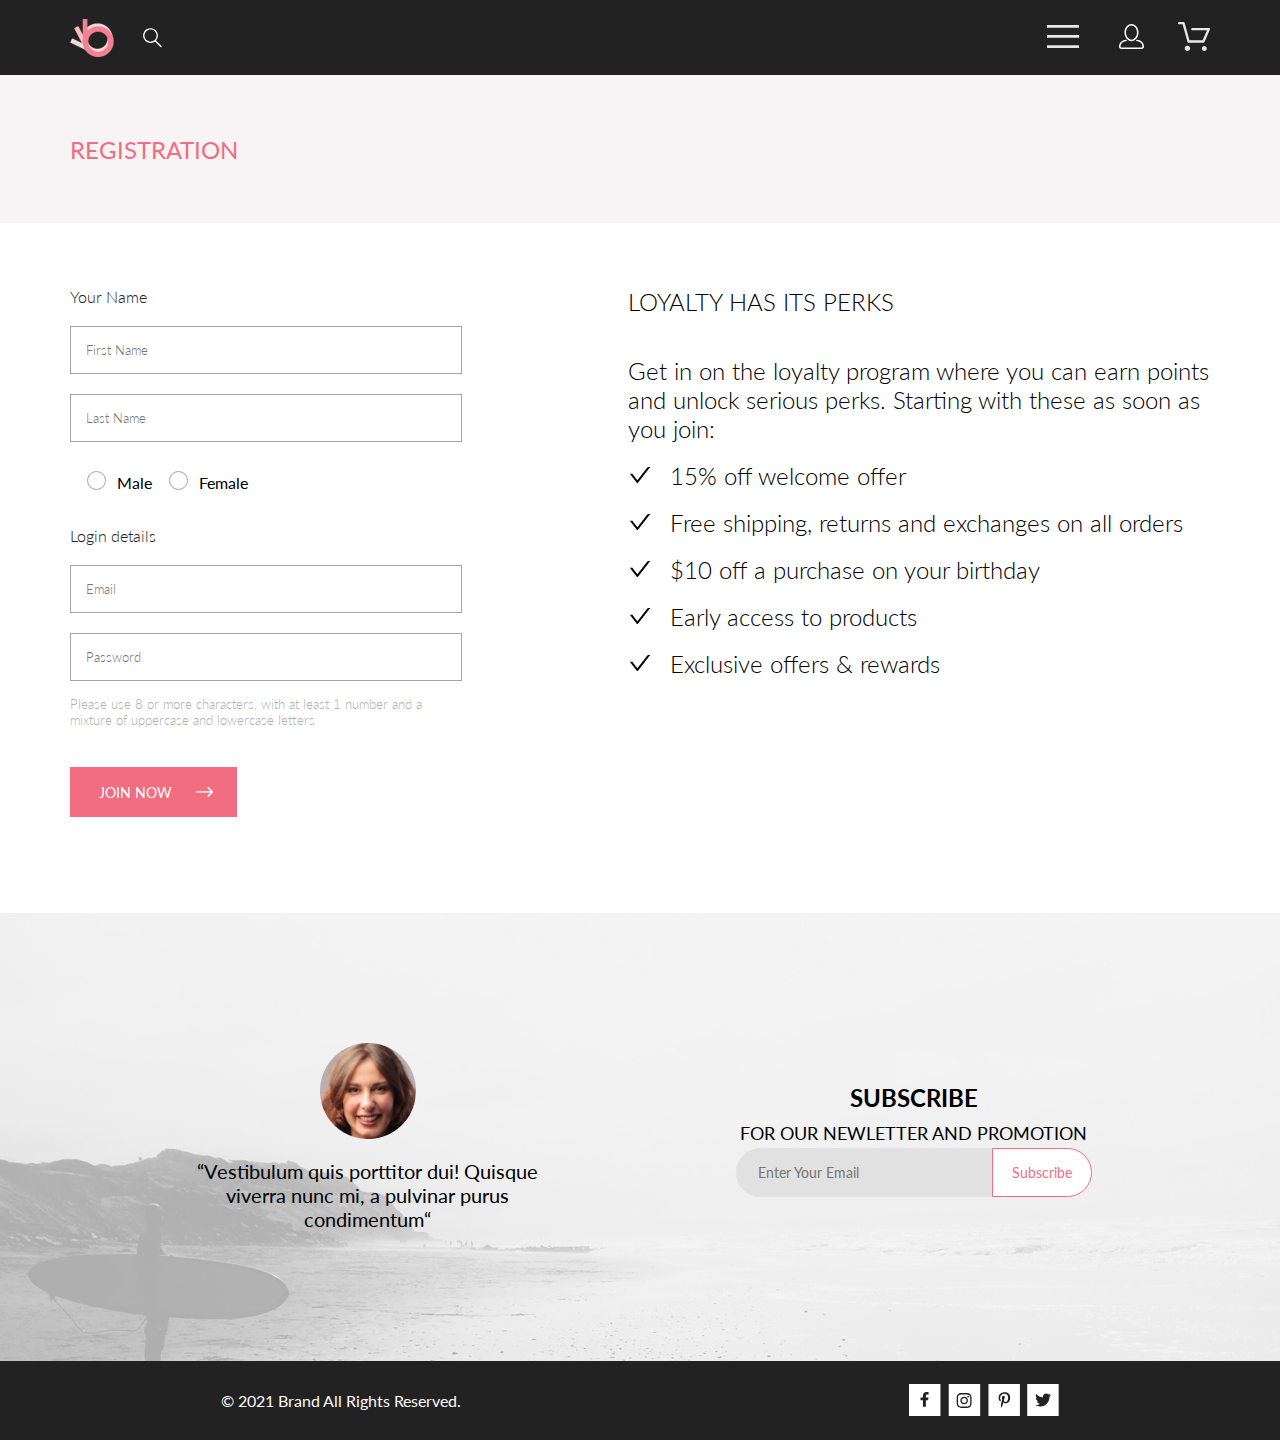
<file: registration.html>
<!DOCTYPE html>
<html lang="en">

<head>
    <meta charset="UTF-8">
    <meta http-equiv="X-UA-Compatible" content="IE=edge">
    <meta name="viewport" content="width=device-width, initial-scale=1.0">
    <link rel="stylesheet" href="scss/style.css">
    <link rel="preconnect" href="https://fonts.googleapis.com">
    <link rel="preconnect" href="https://fonts.gstatic.com" crossorigin>
    <link href="https://fonts.googleapis.com/css2?family=Lato:ital,wght@0,300;0,400;0,700;0,900;1,400&display=swap"
        rel="stylesheet">
    <title>Document</title>
</head>

<body>
    <header class="header">
        <div class="container header__flx">
            <div class="header__logo">
                <a href="./index.html">
                    <img class="header__logo" src="img/logo.png" alt="logo">
                </a>
                <form class="header__search" action="#">
                    <label class="v-h" for="search"></label>
                    <input type="search" name="" id="search">
                    <svg class="header__search-svg-img" width="27" height="28" viewBox="0 0 27 28"
                        xmlns="http://www.w3.org/2000/svg">
                        <path class="header__search-path-fill"
                            d="M19.0596 17.6259C20.6713 15.8658 21.6282 13.6048 21.7698 11.2225C21.9113 8.84018 21.2288 6.48173 19.8369 4.54318C18.445 2.60463 16.4285 1.20404 14.126 0.576619C11.8234 -0.0508009 9.3751 0.13316 7.19217 1.09761C5.00923 2.06205 3.22463 3.74825 2.13804 5.87302C1.05145 7.9978 0.729054 10.4318 1.225 12.7661C1.72094 15.1005 3.00501 17.1932 4.86158 18.6927C6.71814 20.1922 9.03413 21.0072 11.4206 21.0009C13.673 21.004 15.8645 20.27 17.6606 18.9109L25.4086 26.7179C25.4941 26.807 25.5965 26.8781 25.7099 26.927C25.8232 26.9759 25.9452 27.0017 26.0686 27.0029C26.1923 27.0033 26.3148 26.9782 26.4283 26.9292C26.5419 26.8801 26.6441 26.8082 26.7286 26.7179C26.9025 26.537 26.9997 26.2958 26.9997 26.0449C26.9997 25.794 26.9025 25.5528 26.7286 25.3719L19.0596 17.6259ZM2.88662 10.5009C2.89946 8.81563 3.41094 7.17187 4.35659 5.77685C5.30224 4.38183 6.63972 3.29801 8.20044 2.662C9.76115 2.02599 11.4752 1.86627 13.1266 2.20298C14.7779 2.53969 16.2926 3.35775 17.4797 4.55404C18.6668 5.75033 19.4732 7.27129 19.7972 8.92519C20.1212 10.5791 19.9483 12.2919 19.3002 13.8476C18.6522 15.4034 17.5581 16.7325 16.1559 17.6674C14.7536 18.6023 13.1059 19.1011 11.4206 19.1009C9.14916 19.0901 6.97482 18.1784 5.37484 16.566C3.77486 14.9537 2.87998 12.7724 2.88662 10.5009Z" />
                    </svg>
                </form>
            </div>
            <ul class="header__list">
                <li class="header__item-nav">
                    <button class="header__button">
                        <svg width="32" height="23" viewBox="0 0 32 23" xmlns="http://www.w3.org/2000/svg">
                            <path d="M0 23V20.31H32V23H0ZM0 12.76V10.07H32V12.76H0ZM0 2.69V0H32V2.69H0Z"
                                fill="#E8E8E8" />
                        </svg>

                    </button>
                    <nav class="nav">

                        <h2 class="nav__title">
                            Menu
                        </h2>
                        <ul class="nav__list">
                            <li class="nav__item">
                                man
                                <ul>
                                    <li class="nav__list-item">
                                        <a class="nav__item-link" href="#">Accessories</a>
                                    </li>
                                    <li class="nav__list-item">
                                        <a class="nav__item-link" href="#">Bags</a>
                                    </li>
                                    <li class="nav__list-item">
                                        <a class="nav__item-link" href="#">Denim</a>
                                    </li>
                                    <li class="nav__list-item">
                                        <a class="nav__item-link" href="#">T-Shirts</a>
                                    </li>
                                </ul>
                            </li>
                            <li class="nav__item">
                                woman
                                <ul>
                                    <li class="nav__list-item">
                                        <a class="nav__item-link" href="#">Accessories</a>
                                    </li>
                                    <li class="nav__list-item">
                                        <a class="nav__item-link" href="#">Jackets & Coats</a>
                                    </li>
                                    <li class="nav__list-item">
                                        <a class="nav__item-link" href="#">Polos</a>
                                    </li>
                                    <li class="nav__list-item">
                                        <a class="nav__item-link" href="#">T-Shirts</a>
                                    </li>
                                    <li class="nav__list-item">
                                        <a class="nav__item-link" href="#">Shirts</a>
                                    </li>
                                </ul>
                            </li>
                            <li class="nav__item">
                                kids
                                <ul>
                                    <li class="nav__list-item">
                                        <a class="nav__item-link" href="#">Accessories</a>
                                    </li>
                                    <li class="nav__list-item">
                                        <a class="nav__item-link" href="#">Jackets & Coats</a>
                                    </li>
                                    <li class="nav__list-item">
                                        <a class="nav__item-link" href="#">Polos</a>
                                    </li>
                                    <li class="nav__list-item">
                                        <a class="nav__item-link" href="#">T-Shirts</a>
                                    </li>
                                    <li class="nav__list-item">
                                        <a class="nav__item-link" href="#">Shirts</a>
                                    </li>
                                    <li class="nav__list-item">
                                        <a class="nav__item-link" href="#">Bags</a>
                                    </li>
                                </ul>
                            </li>
                        </ul>
                    </nav>
                </li>
                <li class="header__item">
                    <a class="header__link" href="registration.html">
                        <svg class="header__svg-img" width="25" height="25" viewBox="0 0 29 29" fill="white"
                            xmlns="http://www.w3.org/2000/svg">
                            <path
                                d="M14.5 19.937C19 19.937 22.656 15.464 22.656 9.968C22.656 4.472 19 0 14.5 0C13.3631 0.0217413 12.2463 0.303398 11.2351 0.823397C10.2239 1.34339 9.34507 2.08794 8.66602 3C7.12663 4.99573 6.30819 7.45381 6.34399 9.974C6.34399 15.465 10 19.937 14.5 19.937ZM14.5 1.813C18 1.813 20.844 5.472 20.844 9.969C20.844 14.466 17.998 18.125 14.5 18.125C11.002 18.125 8.15603 14.465 8.15503 9.969C8.15403 5.473 11 1.813 14.5 1.813ZM20.844 18.125C20.6036 18.125 20.373 18.2205 20.203 18.3905C20.033 18.5605 19.9375 18.7911 19.9375 19.0315C19.9375 19.2719 20.033 19.5025 20.203 19.6725C20.373 19.8425 20.6036 19.938 20.844 19.938C22.526 19.9399 24.1386 20.6088 25.3279 21.7982C26.5172 22.9875 27.1861 24.6 27.188 26.282C27.1875 26.5221 27.0918 26.7523 26.922 26.9221C26.7522 27.0918 26.5221 27.1875 26.282 27.188H2.71997C2.47985 27.1875 2.24975 27.0918 2.07996 26.9221C1.91016 26.7523 1.81449 26.5221 1.81396 26.282C1.81608 24.6001 2.48517 22.9877 3.67444 21.7985C4.86371 20.6092 6.47608 19.9401 8.15796 19.938C8.39824 19.938 8.62868 19.8425 8.79858 19.6726C8.96849 19.5027 9.06396 19.2723 9.06396 19.032C9.06396 18.7917 8.96849 18.5613 8.79858 18.3914C8.62868 18.2215 8.39824 18.126 8.15796 18.126C5.99541 18.1279 3.92201 18.9875 2.39258 20.5164C0.863144 22.0453 0.00264777 24.1185 0 26.281C0.000794067 27.0019 0.287502 27.693 0.797241 28.2027C1.30698 28.7125 1.99811 28.9992 2.71899 29H26.282C27.0027 28.9989 27.6936 28.7121 28.2031 28.2024C28.7126 27.6927 28.9992 27.0017 29 26.281C28.9974 24.1187 28.1372 22.0457 26.6083 20.5168C25.0793 18.9878 23.0063 18.1276 20.844 18.125Z" />
                        </svg>

                    </a>
                </li>
                <li class="header__item">
                    <a class="header__link" href="./cart.html">
                        <svg class="header__svg-img" width="32" height="29" viewBox="0 0 32 29" fill="none"
                            xmlns="http://www.w3.org/2000/svg">
                            <path
                                d="M26.2009 29C25.5532 28.9738 24.9415 28.6948 24.4972 28.2227C24.0529 27.7506 23.8114 27.1232 23.8245 26.475C23.8376 25.8269 24.1043 25.2097 24.5673 24.7559C25.0303 24.3022 25.6527 24.048 26.301 24.048C26.9493 24.048 27.5717 24.3022 28.0347 24.7559C28.4977 25.2097 28.7644 25.8269 28.7775 26.475C28.7906 27.1232 28.549 27.7506 28.1047 28.2227C27.6604 28.6948 27.0488 28.9738 26.401 29H26.2009ZM6.75293 26.32C6.75293 25.79 6.91011 25.2718 7.20459 24.8311C7.49907 24.3904 7.91764 24.0469 8.40735 23.844C8.89705 23.6412 9.43594 23.5881 9.95581 23.6915C10.4757 23.7949 10.9532 24.0502 11.328 24.425C11.7028 24.7998 11.9581 25.2773 12.0615 25.7972C12.1649 26.317 12.1118 26.8559 11.9089 27.3456C11.7061 27.8353 11.3626 28.2539 10.9219 28.5483C10.4812 28.8428 9.96304 29 9.43298 29C9.08087 29.0003 8.73212 28.9311 8.40674 28.7966C8.08136 28.662 7.78569 28.4646 7.53662 28.2158C7.28755 27.9669 7.09001 27.6713 6.9552 27.3461C6.82039 27.0208 6.75098 26.6721 6.75098 26.32H6.75293ZM10.553 20.686C10.2935 20.6868 10.0409 20.6024 9.83411 20.4457C9.62727 20.2891 9.47758 20.0689 9.40796 19.819L4.57495 2.36401H1.18201C0.868521 2.36401 0.567859 2.23947 0.346191 2.01781C0.124523 1.79614 0 1.49549 0 1.18201C0 0.868519 0.124523 0.567873 0.346191 0.346205C0.567859 0.124537 0.868521 5.81268e-06 1.18201 5.81268e-06H5.46301C5.7225 -0.00080736 5.97504 0.0837201 6.18176 0.240568C6.38848 0.397416 6.53784 0.617884 6.60693 0.868006L11.4399 18.323H24.6179L29.001 8.27501H14.401C14.2428 8.27961 14.0854 8.25242 13.9379 8.19507C13.7904 8.13771 13.6559 8.05134 13.5424 7.94108C13.4288 7.83082 13.3386 7.69891 13.277 7.55315C13.2154 7.40739 13.1836 7.25075 13.1836 7.0925C13.1836 6.93426 13.2154 6.77762 13.277 6.63186C13.3386 6.4861 13.4288 6.35419 13.5424 6.24393C13.6559 6.13367 13.7904 6.0473 13.9379 5.98994C14.0854 5.93259 14.2428 5.90541 14.401 5.91001H30.814C31.0097 5.90996 31.2022 5.95866 31.3744 6.05172C31.5465 6.14478 31.6928 6.27926 31.7999 6.44301C31.9078 6.60729 31.9734 6.79569 31.9908 6.99145C32.0083 7.18721 31.9771 7.38424 31.9 7.565L26.495 19.977C26.4026 20.1876 26.251 20.3668 26.0585 20.4927C25.866 20.6186 25.641 20.6858 25.411 20.686H10.553Z"
                                fill="#E8E8E8" />
                        </svg>
                        </svg>
                    </a>
                </li>
            </ul>
        </div>
    </header>
    <main>
        <section class="registration">
            <div class="registration__title">
                <h1 class="registration__title-style">
                    registration
                </h1>
            </div>
        </section>
        <div class="registration__wrapper container">
            <section class="registration__base">
                <div class="registration__login">
                    <form class="registration__form-name" action="#">
                        <fieldset class="registration__fieldset-name">
                            <legend class="registration__fieldset-name-legend">
                                <p class="registration__legend-text">
                                    Your Name
                                </p>
                            </legend>

                            <label class="v-h" for="First-name">
                                <p class="registration__label-text">First name</p>
                            </label>
                            <input id="First-name" type="text" placeholder="First Name">
                            <label class="v-h" for="Last-name">
                                <p class="registration__label-text">Last name</p>
                            </label>
                            <input type="text" id="Last-name" placeholder="Last Name">
                            <div class="radio">
                                <input type="radio" name="gender" id="male">
                                <label class="registration__label-radio" for="male">Male</label>
                                <input type="radio" name="gender" id="female">
                                <label class="registration__label-radio" for="female">Female</label>
                            </div>
                        </fieldset>
                    </form>
                    <form class="registration__form-pass" action="#">
                        <fieldset class="registration__fieldset-pass">

                            <legend class="registration__fieldset-name-legend">
                                <p class="registration__legend-text">
                                    Login details
                                </p>
                            </legend>
                            <label class="v-h" for="email">
                                <p class="registration__label-text">email</p>
                            </label>
                            <input type="email" id="email" placeholder="Email">
                            <label class="v-h" for="password">
                                <p class="registration__label-text">password</p>
                            </label>
                            <input type="password" id="password" placeholder="Password">
                            <p class="registration__fieldset-text">
                                Please use 8 or more characters, with at least 1 number and a mixture of uppercase and
                                lowercase
                                letters
                            </p>
                            <button class="registration__join-btn" type="submit">
                                Join Now
                            </button>
                        </fieldset>
                    </form>
                </div>
            </section>
            <section class="registration__inf">
                <h2 class="registration__inf-title">
                    loyalty has its perks
                </h2>
                <p class="registration__inf-text">
                    Get in on the loyalty program where you can earn points and unlock serious perks. Starting with
                    these as
                    soon as you join:
                </p>
                <p class="registration__inf-text-img">
                    15% off welcome offer
                </p>
                <p class="registration__inf-text-img">
                    Free shipping, returns and exchanges on all orders
                </p>
                <p class="registration__inf-text-img">
                    $10 off a purchase on your birthday
                </p>
                <p class="registration__inf-text-img">
                    Early access to products
                </p>
                <p class="registration__inf-text-img">
                    Exclusive offers & rewards
                </p>
            </section>
        </div>
    </main>
    <footer>
        <div class="footer__subscribe">
            <div class="footer__subscribe-list">
                <img src="img/subscribe-face.png" alt="face">
                <p class="footer__subscribe-text">
                    “Vestibulum quis porttitor dui! Quisque viverra nunc mi, a pulvinar purus condimentum“
                </p>
            </div>
            <div class="footer__subscribe-list">
                <h2 class="footer__subscribe-form-title">
                    subscribe
                </h2>
                <p class="footer__subscribe-form-text">
                    for our newletter and promotion
                </p>
                <form action="#">
                    <input class="footer__input-text" type="email" name="email" placeholder="Enter Your Email">
                    <input class="footer__input-btn" type="submit" value="Subscribe">
                </form>
            </div>
        </div>
        <div class="footer__copysocial">
            <p class="footer__copysocial-text">
                &copy; 2021 Brand All Rights Reserved.
            </p>
            <ul class="footer__copysocial-list">
                <li class="footer__copysocial-item">
                    <a class="footer__copysocial-link" href="#">
                        <svg class="svg-img" width="32" height="32" viewBox="0 0 32 32"
                            xmlns="http://www.w3.org/2000/svg">
                            <path d="M31.4506 0H0V32H31.4506V0Z" />
                            <path class="path-fill"
                                d="M19.0884 16.28L19.5069 13.616H16.8902V11.8873C16.8902 11.1585 17.2557 10.4481 18.4277 10.4481H19.6172V8.17997C19.6172 8.17997 18.5377 8 17.5056 8C15.3507 8 13.9422 9.27593 13.9422 11.5857V13.616H11.5469V16.28H13.9422V22.72H16.8902V16.28H19.0884Z" />
                        </svg>
                    </a>
                </li>
                <li class="footer__copysocial-item">
                    <a class="footer__copysocial-link" href="#">
                        <svg class="svg-img" width="33" height="32" viewBox="0 0 33 32"
                            xmlns="http://www.w3.org/2000/svg">
                            <path d="M32.1889 0H0.738281V32H32.1889V0Z" />
                            <g clip-path="url(#clip0_128_232)">
                                <path class="path-fill"
                                    d="M16.139 12.6816C14.0238 12.6816 12.3177 14.3849 12.3177 16.4966C12.3177 18.6083 14.0238 20.3117 16.139 20.3117C18.2541 20.3117 19.9602 18.6083 19.9602 16.4966C19.9602 14.3849 18.2541 12.6816 16.139 12.6816ZM16.139 18.9769C14.7721 18.9769 13.6547 17.8646 13.6547 16.4966C13.6547 15.1287 14.7688 14.0164 16.139 14.0164C17.5092 14.0164 18.6233 15.1287 18.6233 16.4966C18.6233 17.8646 17.5058 18.9769 16.139 18.9769ZM21.0078 12.5255C21.0078 13.0203 20.6087 13.4154 20.1165 13.4154C19.621 13.4154 19.2252 13.0169 19.2252 12.5255C19.2252 12.0341 19.6243 11.6357 20.1165 11.6357C20.6087 11.6357 21.0078 12.0341 21.0078 12.5255ZM23.5386 13.4287C23.4821 12.2367 23.2094 11.1808 22.3347 10.3109C21.4634 9.44097 20.4058 9.1687 19.2119 9.10894C17.9814 9.03921 14.2932 9.03921 13.0627 9.10894C11.8721 9.16538 10.8145 9.43765 9.93987 10.3076C9.06522 11.1775 8.79584 12.2333 8.73597 13.4253C8.66613 14.6539 8.66613 18.3361 8.73597 19.5646C8.79251 20.7566 9.06522 21.8124 9.93987 22.6824C10.8145 23.5523 11.8688 23.8246 13.0627 23.8843C14.2932 23.9541 17.9814 23.9541 19.2119 23.8843C20.4058 23.8279 21.4634 23.5556 22.3347 22.6824C23.2061 21.8124 23.4788 20.7566 23.5386 19.5646C23.6085 18.3361 23.6085 14.6572 23.5386 13.4287ZM21.949 20.8828C21.6895 21.5335 21.1874 22.0349 20.5322 22.2972C19.5511 22.6857 17.2231 22.596 16.139 22.596C15.0548 22.596 12.7235 22.6824 11.7457 22.2972C11.0939 22.0382 10.5917 21.5369 10.329 20.8828C9.93987 19.9033 10.0297 17.5791 10.0297 16.4966C10.0297 15.4142 9.9432 13.0867 10.329 12.1105C10.5884 11.4597 11.0906 10.9583 11.7457 10.696C12.7268 10.3076 15.0548 10.3972 16.139 10.3972C17.2231 10.3972 19.5545 10.3109 20.5322 10.696C21.184 10.955 21.6862 11.4564 21.949 12.1105C22.3381 13.09 22.2483 15.4142 22.2483 16.4966C22.2483 17.5791 22.3381 19.9066 21.949 20.8828Z"
                                    </g>
                                    <defs>
                                        <clipPath id="clip0_128_232">
                                            <rect width="14.8991" height="17" transform="translate(8.68555 8)" />
                                        </clipPath>
                                    </defs>
                        </svg>
                    </a>
                </li>
                <li class="footer__copysocial-item">
                    <a class="footer__copysocial-link" href="#">
                        <svg class="svg-img" width="32" height="32" viewBox="0 0 32 32"
                            xmlns="http://www.w3.org/2000/svg">
                            <path d="M31.9252 0H0.474609V32H31.9252V0Z" />
                            <g clip-path="url(#clip0_128_240)">
                                <path class="path-fill"
                                    d="M16.7403 8.20312C13.5556 8.20312 10.4082 10.3406 10.4082 13.8C10.4082 16 11.6374 17.25 12.3823 17.25C12.6896 17.25 12.8666 16.3875 12.8666 16.1438C12.8666 15.8531 12.1309 15.2344 12.1309 14.025C12.1309 11.5125 14.0305 9.73125 16.4889 9.73125C18.6027 9.73125 20.1671 10.9406 20.1671 13.1625C20.1671 14.8219 19.506 17.9344 17.3642 17.9344C16.5913 17.9344 15.9302 17.3719 15.9302 16.5656C15.9302 15.3844 16.7496 14.2406 16.7496 13.0219C16.7496 10.9531 13.835 11.3281 13.835 13.8281C13.835 14.3531 13.9002 14.9344 14.133 15.4125C13.7046 17.2688 12.8293 20.0344 12.8293 21.9469C12.8293 22.5375 12.9131 23.1188 12.969 23.7094C13.0745 23.8281 13.0218 23.8156 13.1832 23.7563C14.7476 21.6 14.6917 21.1781 15.3994 18.3562C15.7812 19.0875 16.7683 19.4812 17.5505 19.4812C20.8469 19.4812 22.3275 16.2469 22.3275 13.3313C22.3275 10.2281 19.6643 8.20312 16.7403 8.20312Z" />
                            </g>
                            <defs>
                                <clipPath id="clip0_128_240">
                                    <rect width="11.9193" height="16" transform="translate(10.4082 8)" />
                                </clipPath>
                            </defs>
                        </svg>

                    </a>
                </li>
                <li class="footer__copysocial-item">
                    <a class="footer__copysocial-link" href="#">
                        <svg class="svg-img" width="32" height="32" viewBox="0 0 32 32"
                            xmlns="http://www.w3.org/2000/svg">
                            <path d="M31.6635 0H0.212891V32H31.6635V0Z" />
                            <g clip-path="url(#clip0_128_236)">
                                <path class="path-fill"
                                    d="M22.417 12.7405C22.427 12.8826 22.427 13.0248 22.427 13.1669C22.427 17.5019 19.1498 22.4969 13.1599 22.4969C11.3145 22.4969 9.60022 21.9588 8.1582 21.0248C8.4204 21.0552 8.67247 21.0654 8.94475 21.0654C10.4674 21.0654 11.8691 20.5476 12.9884 19.6644C11.5565 19.6339 10.3565 18.6898 9.94305 17.3903C10.1447 17.4207 10.3464 17.441 10.5582 17.441C10.8506 17.441 11.1431 17.4004 11.4153 17.3294C9.92291 17.0248 8.80355 15.705 8.80355 14.1111V14.0705C9.23715 14.3141 9.74139 14.4664 10.2758 14.4867C9.39849 13.8979 8.82373 12.8928 8.82373 11.7557C8.82373 11.1466 8.98504 10.5882 9.26741 10.1009C10.8708 12.0908 13.2809 13.3902 15.9833 13.5324C15.9329 13.2887 15.9027 13.035 15.9027 12.7811C15.9027 10.974 17.3548 9.50195 19.1598 9.50195C20.0976 9.50195 20.9446 9.89789 21.5396 10.5375C22.2757 10.3954 22.9816 10.1212 23.6068 9.74561C23.3648 10.507 22.8505 11.1466 22.1749 11.5527C22.8304 11.4817 23.4657 11.2989 24.0505 11.0451C23.6069 11.6948 23.0522 12.2735 22.417 12.7405Z" />
                            </g>
                            <defs>
                                <clipPath id="clip0_128_236">
                                    <rect width="15.8924" height="16" transform="translate(8.1582 8)" />
                                </clipPath>
                            </defs>
                        </svg>
                    </a>
                </li>
            </ul>
        </div>
    </footer>
</body>

</html>
</file>
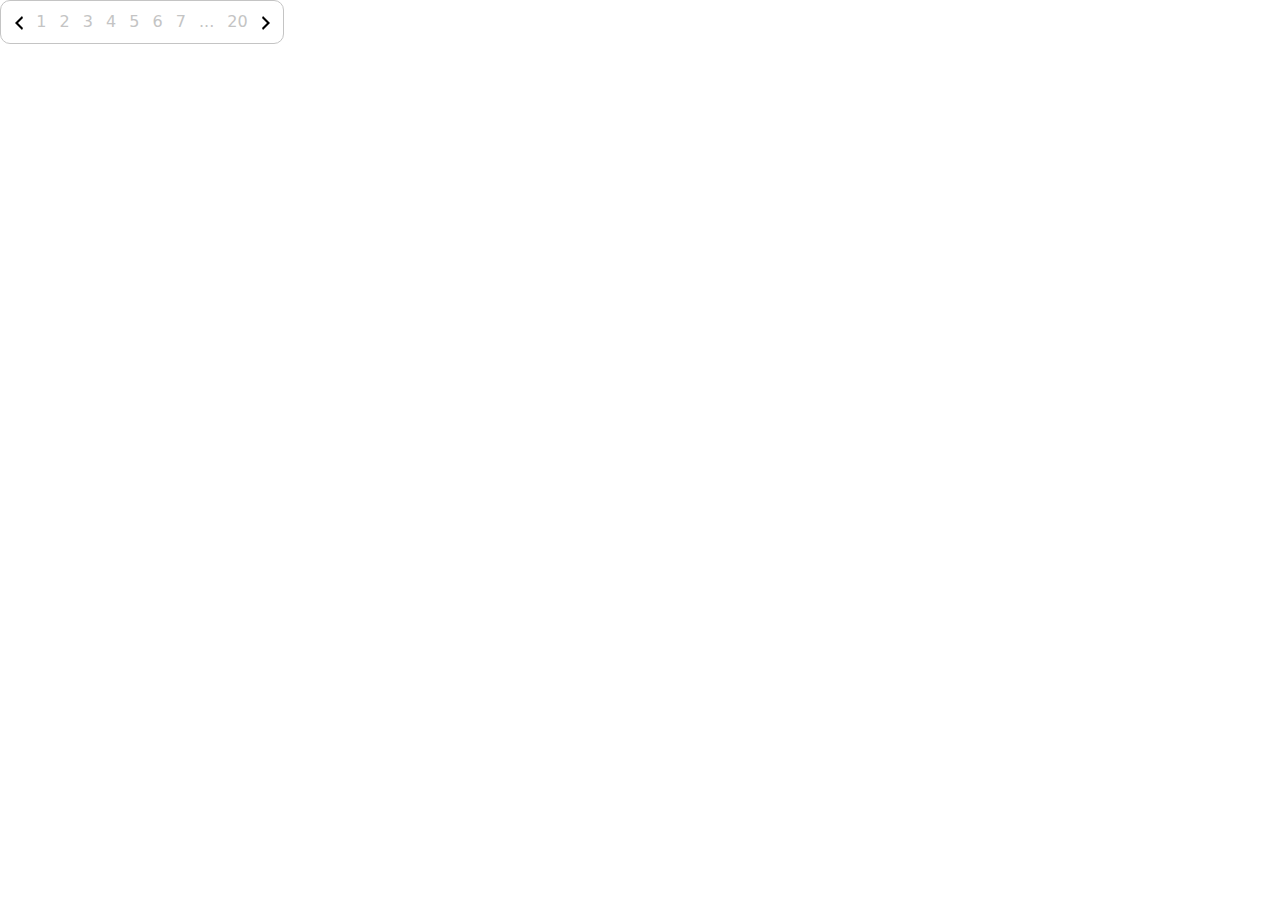
<file: train/1.html>
<!DOCTYPE html>
<html lang="en">

<head>
    <meta charset="UTF-8">
    <meta http-equiv="X-UA-Compatible" content="IE=edge">
    <meta name="viewport" content="width=device-width, initial-scale=1.0">
    <title>Document</title>
    <link rel="stylesheet" href="../css/bootstrap.css">

    <style>
        .pagination {
            display: flex;
            width: 284px;
            height: 44px;
            justify-content: space-evenly;
            border: 1px solid #C4C4C4;
            border-radius: 10px;
            padding-left: 0;
            align-items: center;
        }

        .pagination-list {

            list-style-type: none;
            color: #C4C4C4;
        }

        .pagination-list a {
            text-decoration: none;
            font-style: normal;
            font-weight: 300;
            font-size: 16px;
            line-height: 19px;
            color: #C4C4C4;
        }

        .pagination-list a:hover {
            color: #F16D7F;
            text-shadow: 5px 5px 0 0 #F16D7F;
        }
    </style>
</head>

<body>



    <ul class="pagination">
        <li class="pagination-list"><a href="#"><img src="../img/Pagination-left.png" alt=""></a></li>
        <li class="pagination-list"><a href="#">1</a></li>
        <li class="pagination-list"><a href="#">2</a></li>
        <li class="pagination-list"><a href="#">3</a></li>
        <li class="pagination-list"><a href="#">4</a></li>
        <li class="pagination-list"><a href="#">5</a></li>
        <li class="pagination-list"><a href="#">6</a></li>
        <li class="pagination-list"><a href="#">7</a></li>
        <li class="pagination-list">...</li>
        <li class="pagination-list"><a href="#">20</a></li>
        <li class="pagination-list"><a href="#"><img src="../img/Pagination-right.png" alt=""></a></li>
    </ul>
    <script src="../js/bootstrap.bundle.js"></script>
</body>

</html>
</file>
<file: scss/style.css>
input {
  font-family: 'Lato';
}

button {
  font-family: 'Lato';
}

a {
  text-decoration: none;
}

a:active {
  -webkit-box-sizing: border-box;
          box-sizing: border-box;
  outline: 3px solid grey;
  color: grey;
}

button:active {
  -webkit-box-sizing: border-box;
          box-sizing: border-box;
  border: 3px solid grey;
}

img {
  display: block;
}

span {
  color: #fa7474;
}

.v-h {
  position: absolute;
  white-space: nowrap;
  width: 1px;
  height: 1px;
  overflow: hidden;
  border: 0;
  padding: 0;
  clip: rect(0 0 0 0);
  -webkit-clip-path: inset(50%);
          clip-path: inset(50%);
  margin: -1px;
}

.container {
  width: 1140px;
  margin: 0 auto;
}

hr {
  color: #E2E2E2;
  width: 100%;
  margin-top: 21px;
  margin-bottom: 17px;
}

@media (min-width: 391px) and (max-width: 768px) {
  .container {
    width: 768px;
  }
}

@media (max-width: 390px) {
  .container {
    width: 390px;
  }
}

.brand {
  background-color: #F1E4E6;
  display: -webkit-box;
  display: -ms-flexbox;
  display: flex;
  -webkit-box-align: center;
      -ms-flex-align: center;
          align-items: center;
  -webkit-box-pack: space-evenly;
      -ms-flex-pack: space-evenly;
          justify-content: space-evenly;
}

.brand__logo {
  text-transform: uppercase;
}

.brand__title {
  font-weight: 900;
  font-size: 48px;
  position: relative;
}

.brand__title:before {
  content: '';
  width: 12px;
  height: 92px;
  position: absolute;
  background-color: #F16D7F;
  top: -4px;
  left: -26px;
}

.brand__text {
  font-weight: 700;
  font-size: 32px;
  line-height: 38px;
}

@media (min-width: 391px) and (max-width: 768px) {
  .brand__img {
    height: 368px;
  }
}

@media (max-width: 390px) {
  .brand {
    height: 363px;
  }
  .brand__img {
    display: none;
  }
  .brand__text {
    font-size: 20px;
    line-height: 24px;
  }
  .brand__title {
    font-size: 38px;
  }
  .brand__title:before {
    top: 2px;
    height: 61px;
  }
}

.catalog {
  margin-top: 96px;
}

.catalog__fetured {
  display: -webkit-box;
  display: -ms-flexbox;
  display: flex;
  -webkit-box-orient: vertical;
  -webkit-box-direction: normal;
      -ms-flex-direction: column;
          flex-direction: column;
  margin-bottom: 48px;
  -webkit-box-align: center;
      -ms-flex-align: center;
          align-items: center;
}

.catalog__fetured-title {
  font-weight: 400;
  font-size: 30px;
  line-height: 36px;
}

.catalog__fetured-text {
  font-weight: 400;
  font-size: 14px;
  line-height: 17px;
  color: #9F9F9F;
  margin-top: 6px;
}

.catalog__product {
  display: -webkit-box;
  display: -ms-flexbox;
  display: flex;
  -webkit-box-pack: justify;
      -ms-flex-pack: justify;
          justify-content: space-between;
  -ms-flex-wrap: wrap;
      flex-wrap: wrap;
}

.catalog__product-block-transparent {
  width: 100%;
  min-height: 421px;
  background: rgba(0, 0, 0, 0.4);
  position: absolute;
  top: 0;
}

.catalog__product-list {
  width: 360px;
}

.catalog__product-btn-cart {
  position: absolute;
  top: 209px;
  left: 175px;
  -webkit-transform: translate(-50%, -50%);
          transform: translate(-50%, -50%);
  font-weight: 400;
  font-size: 14px;
  line-height: 17px;
  border: 1px solid #FFFFFF;
  background: none;
  color: #FFFFFF;
  width: 138px;
  height: 43px;
  -webkit-box-sizing: border-box;
          box-sizing: border-box;
}

.catalog__product-btn-cart:hover,
.catalog__product-btn-cart:focus {
  background-color: #f54c4c;
}

.catalog__product-block-transparent,
.catalog__product-btn-cart {
  display: none;
}

.catalog__product-block {
  position: relative;
}

.catalog__product-block:hover .catalog__product-block-transparent {
  display: block;
}

.catalog__product-block:hover .catalog__product-btn-cart {
  display: -webkit-box;
  display: -ms-flexbox;
  display: flex;
  -webkit-box-align: center;
      -ms-flex-align: center;
          align-items: center;
  -ms-flex-pack: distribute;
      justify-content: space-around;
  cursor: pointer;
}

.catalog__product-item {
  margin-top: 24px;
}

.catalog__product-title {
  font-weight: 400;
  font-size: 13px;
  line-height: 16px;
  color: #000000;
  margin-left: 13px;
  text-transform: uppercase;
}

.catalog__product-title:hover {
  -webkit-box-sizing: border-box;
          box-sizing: border-box;
  outline: 3px solid #f54c4c;
  color: #F26376;
}

.catalog__product-title:active {
  -webkit-box-sizing: border-box;
          box-sizing: border-box;
  outline: 3px solid grey;
  color: grey;
}

.catalog__product-text {
  font-weight: 300;
  font-size: 14px;
  line-height: 17px;
  color: #5D5D5D;
  margin-top: 12px;
  margin-left: 12px;
}

.catalog__product-textcash {
  font-weight: 400;
  font-size: 16px;
  line-height: 19px;
  color: #F16D7F;
  margin-top: 18px;
  margin-left: 18px;
  margin-bottom: 50px;
}

.catalog__btn {
  display: -webkit-box;
  display: -ms-flexbox;
  display: flex;
  -webkit-box-pack: center;
      -ms-flex-pack: center;
          justify-content: center;
  margin-top: 48px;
}

.catalog__link:hover {
  background-color: #F16D7F;
  color: #FFFFFF;
}

.catalog__link {
  border: 1px solid #FF6A6A;
  font-weight: 400;
  font-size: 16px;
  line-height: 19px;
  color: #F26376;
  padding: 14px 35px 14px 35px;
}

@media (min-width: 391px) and (max-width: 768px) {
  .catalog {
    margin-top: 154px;
  }
  .catalog__fetured {
    margin-bottom: 72px;
  }
  .catalog__product {
    -ms-flex-pack: distribute;
        justify-content: space-around;
  }
  .catalog__btn {
    margin-top: 32px;
  }
}

@media (max-width: 390px) {
  .catalog {
    margin-top: 64px;
  }
  .catalog__fetured {
    margin-bottom: 64px;
  }
  .catalog__product {
    -webkit-box-orient: vertical;
    -webkit-box-direction: normal;
        -ms-flex-direction: column;
            flex-direction: column;
    -webkit-box-align: center;
        -ms-flex-align: center;
            align-items: center;
  }
  .catalog__product-textcash {
    margin-bottom: 0;
  }
}

.footer__inf {
  background-color: #222222;
  display: -webkit-box;
  display: -ms-flexbox;
  display: flex;
  -webkit-box-pack: center;
      -ms-flex-pack: center;
          justify-content: center;
  margin-top: 95px;
  min-height: 341px;
}

.footer__list {
  width: 360px;
  height: 174px;
  margin-top: 75px;
  display: -webkit-box;
  display: -ms-flexbox;
  display: flex;
  -webkit-box-orient: vertical;
  -webkit-box-direction: normal;
      -ms-flex-direction: column;
          flex-direction: column;
  -webkit-box-align: center;
      -ms-flex-align: center;
          align-items: center;
}

.footer__item {
  margin-top: 28px;
}

.footer__list-title {
  font-weight: 400;
  font-size: 20px;
  line-height: 24px;
  color: #FBFBFB;
  text-align: center;
}

.footer__list-text {
  font-weight: 300;
  font-size: 13.972px;
  line-height: 17px;
  color: #FBFBFB;
  text-align: center;
}

.footer__subscribe {
  display: -webkit-box;
  display: -ms-flexbox;
  display: flex;
  -webkit-box-pack: space-evenly;
      -ms-flex-pack: space-evenly;
          justify-content: space-evenly;
  background-repeat: no-repeat;
  -webkit-box-align: center;
      -ms-flex-align: center;
          align-items: center;
  background-image: url(../img/footer-subcribe.jpg);
  background-position: center;
  min-height: 448px;
  background-size: cover;
}

.footer__subscribe-list {
  display: -webkit-box;
  display: -ms-flexbox;
  display: flex;
  -webkit-box-orient: vertical;
  -webkit-box-direction: normal;
      -ms-flex-direction: column;
          flex-direction: column;
  -webkit-box-align: center;
      -ms-flex-align: center;
          align-items: center;
}

.footer__subscribe-text {
  font-weight: 400;
  font-size: 20px;
  line-height: 24px;
  text-align: center;
  width: 359px;
  margin-top: 20px;
}

.footer__subscribe-form-title {
  font-weight: 700;
  font-size: 24px;
  line-height: 40px;
  text-align: center;
  text-transform: uppercase;
}

.footer__subscribe-form-text {
  font-weight: 400;
  font-size: 18px;
  line-height: 30px;
  text-align: center;
  text-transform: uppercase;
}

.footer__item-img {
  height: 40px;
  width: 40px;
}

.footer__input-text {
  -webkit-box-sizing: border-box;
          box-sizing: border-box;
  width: 256px;
  height: 49px;
  border: 0;
  border-radius: 25px 0 0 25px;
  color: #9F9F9F;
  padding-left: 22px;
  font-weight: 400;
  font-size: 14px;
  line-height: 17px;
  background: #E1E1E1;
}

.footer__input-text:hover {
  border: 1px solid #F16D7F;
}

.footer__input-text:focus {
  border: 1px solid #FFFFFF;
  background: #555;
}

.footer__copysocial-item:hover .svg-img {
  fill: red;
}

.footer__copysocial-item:hover .path-fill {
  fill: #fff;
}

.footer__copysocial-link:focus {
  border: none;
  outline: none;
}

.footer__copysocial-link:focus .svg-img {
  fill: red;
}

.footer__copysocial-link:focus .path-fill {
  fill: #fff;
}

.svg-img {
  fill: #FFFFFF;
}

.path-fill {
  fill: #222222;
}

.footer__input-btn {
  background: #FFFFFF;
  width: 100px;
  height: 49px;
  margin-left: -4px;
  border: 1px solid #F16D7F;
  border-radius: 0 25px 25px 0;
  font-weight: 400;
  font-size: 14px;
  line-height: 17px;
  color: #F16D7F;
  cursor: pointer;
}

.footer__input-btn:hover {
  color: #FFFFFF;
  background: #F16D7F;
}

.footer__input-btn:focus {
  color: #fff;
  background: #555;
}

.footer__copysocial {
  display: -webkit-box;
  display: -ms-flexbox;
  display: flex;
  -ms-flex-pack: distribute;
      justify-content: space-around;
  -webkit-box-align: center;
      -ms-flex-align: center;
          align-items: center;
  min-height: 79px;
  background-color: #222222;
}

.footer__copysocial-list {
  display: -webkit-box;
  display: -ms-flexbox;
  display: flex;
}

.footer__copysocial-text {
  font-weight: 400;
  font-size: 16px;
  line-height: 19px;
  color: #FBFBFB;
}

.footer__copysocial-item {
  margin-left: 7px;
  -webkit-box-sizing: content-box;
          box-sizing: content-box;
}

@media (max-width: 768px) {
  .footer__inf {
    margin-top: 65px;
    -webkit-box-orient: vertical;
    -webkit-box-direction: normal;
        -ms-flex-direction: column;
            flex-direction: column;
    -webkit-box-align: center;
        -ms-flex-align: center;
            align-items: center;
    height: 610px;
    -webkit-box-pack: start;
        -ms-flex-pack: start;
            justify-content: flex-start;
  }
  .footer__list {
    margin-top: 48px;
    height: 134px;
  }
  .footer__item {
    margin-top: 0;
  }
  .footer__list-title {
    margin-top: 28px;
  }
  .footer__list-text {
    margin-top: 16px;
  }
  .footer__subscribe {
    min-height: 693px;
    -webkit-box-orient: vertical;
    -webkit-box-direction: normal;
        -ms-flex-direction: column;
            flex-direction: column;
  }
}

@media (max-width: 390px) {
  .footer__subscribe {
    height: 550px;
    background-position-x: left;
  }
  .footer__copysocial {
    -webkit-box-orient: vertical;
    -webkit-box-direction: reverse;
        -ms-flex-direction: column-reverse;
            flex-direction: column-reverse;
    height: 143px;
    -webkit-box-pack: space-evenly;
        -ms-flex-pack: space-evenly;
            justify-content: space-evenly;
  }
}

.header {
  background-color: #222222;
  position: relative;
}

.header .header__item {
  margin-left: 34px;
}

.header .header__item-nav {
  margin-left: 34px;
}

.header .header__button {
  border: none;
  background-color: transparent;
  cursor: pointer;
}

.header__flx {
  display: -webkit-box;
  display: -ms-flexbox;
  display: flex;
  -webkit-box-pack: justify;
      -ms-flex-pack: justify;
          justify-content: space-between;
  min-height: 75px;
  -webkit-box-align: center;
      -ms-flex-align: center;
          align-items: center;
}

.header__flx .header__logo {
  display: -webkit-box;
  display: -ms-flexbox;
  display: flex;
  -webkit-box-align: center;
      -ms-flex-align: center;
          align-items: center;
}

.header__flx .header__list {
  display: -webkit-box;
  display: -ms-flexbox;
  display: flex;
  -webkit-box-align: center;
      -ms-flex-align: center;
          align-items: center;
}

.header__flx .nav {
  display: none;
  position: absolute;
  background: #FFFFFF;
  top: 75px;
  right: 0;
  width: 232px;
  height: 764px;
}

.header__logo .header__search {
  position: relative;
  margin-left: 22px;
}

.header__logo .header__search:hover {
  display: block;
}

.header__logo [type="search"] {
  padding: 10px 34px;
  border: none;
  outline: 1px solid #222222;
  border-radius: 10px;
  background: #222222;
}

.header__logo .header__search-svg-img {
  position: absolute;
  top: 8px;
  left: 6px;
  height: 20px;
  width: 20px;
}

.header__logo .header__search-path-fill {
  fill: white;
}

.header__logo [type="search"]:hover,
.header__logo [type="search"]:focus {
  outline: 1px solid #f54c4c;
  border: 2px solid #f54c4c;
  background: #FFFFFF;
}

.header__logo [type="search"]:hover + .header__search-svg-img > path,
.header__logo [type="search"]:focus + .header__search-svg-img > path {
  fill: #222222;
}

.header__svg-img:hover path {
  fill: red;
}

.header__link:focus .header__svg-img path {
  fill: red;
}

@media (min-width: 391px) and (max-width: 768px) {
  .header__item {
    margin-left: 25px;
  }
  .header__flx {
    -ms-flex-pack: distribute;
        justify-content: space-around;
  }
}

@media (max-width: 390px) {
  .header__item {
    display: none;
  }
  .header__flx {
    -ms-flex-pack: distribute;
        justify-content: space-around;
  }
  [type="search"] {
    padding: 10px 5px;
  }
}

.main__title {
  background: #F8F3F4;
  height: 148px;
  display: -webkit-box;
  display: -ms-flexbox;
  display: flex;
  -webkit-box-pack: center;
      -ms-flex-pack: center;
          justify-content: center;
  -webkit-box-align: center;
      -ms-flex-align: center;
          align-items: center;
}

.main__title-style {
  font-weight: 400;
  font-size: 24px;
  line-height: 29px;
  color: #F16D7F;
  text-transform: uppercase;
  width: 1140px;
}

.main__cart {
  display: -webkit-box;
  display: -ms-flexbox;
  display: flex;
  -webkit-box-pack: justify;
      -ms-flex-pack: justify;
          justify-content: space-between;
  margin-top: 96px;
}

.main__product-list {
  position: relative;
  display: -webkit-box;
  display: -ms-flexbox;
  display: flex;
  margin-top: 40px;
  height: 306px;
  -webkit-box-shadow: 10px 10px 8px 0px rgba(3, 4, 4, 0.23);
  box-shadow: 10px 10px 8px 0px rgba(3, 4, 4, 0.23);
}

.main__product-list-x {
  position: absolute;
  width: 18px;
  height: 18px;
  color: #222222;
  top: 6px;
  left: 547px;
  border: 0;
  background: transparent;
  display: -webkit-box;
  display: -ms-flexbox;
  display: flex;
  -webkit-box-align: center;
      -ms-flex-align: center;
          align-items: center;
  -webkit-box-pack: center;
      -ms-flex-pack: center;
          justify-content: center;
  cursor: pointer;
}

.main__product-list-x:hover {
  border: 1px solid #222222;
  border-radius: 5px;
  background-color: #d0d0d0;
}

.main__product-item-title {
  font-weight: 400;
  font-size: 24px;
  line-height: 29px;
  color: #222222;
  text-transform: uppercase;
  margin-left: 31px;
  margin-bottom: 36px;
  margin-top: 22px;
  width: 262px;
}

.main__product-info {
  width: 306px;
}

.main__product-item {
  position: relative;
}

.main__product-item-text {
  font-weight: 400;
  font-size: 22px;
  line-height: 26px;
  color: #575757;
  margin-top: 6px;
  margin-left: 31px;
}

.main__product-cash {
  color: red;
}

.main__product-item-kol {
  position: absolute;
  top: -1px;
  left: 156px;
  border: 1px solid blue;
  padding: 1px 15px 1px 15px;
  font-weight: 400;
  font-size: 18px;
  line-height: 22px;
  color: #656565;
}

.main__section-delivery {
  margin-top: 56px;
}

.main__section-delivery-form {
  display: -webkit-box;
  display: -ms-flexbox;
  display: flex;
  -webkit-box-orient: vertical;
  -webkit-box-direction: normal;
      -ms-flex-direction: column;
          flex-direction: column;
}

.main__delivery-title {
  text-transform: uppercase;
  font-weight: 300;
  font-size: 16px;
  line-height: 19px;
  color: #222222;
}

.main__section-price {
  background: #F5F3F3;
  padding-left: 44px;
  padding-right: 43px;
  padding-top: 39px;
  padding-bottom: 42px;
  display: -webkit-box;
  display: -ms-flexbox;
  display: flex;
  -webkit-box-orient: vertical;
  -webkit-box-direction: normal;
      -ms-flex-direction: column;
          flex-direction: column;
  -webkit-box-align: end;
      -ms-flex-align: end;
          align-items: flex-end;
}

.main__section-price-text-small {
  text-transform: uppercase;
  font-weight: 400;
  font-size: 11px;
  line-height: 13px;
  color: #4A4A4A;
}

.main__section-price-text-large {
  text-transform: uppercase;
  font-weight: 300;
  font-size: 16px;
  line-height: 19px;
  color: #222222;
}

.main__section-price-btn {
  background: #F16D7F;
  width: 100%;
  height: 50px;
  border: none;
  outline: 0;
  cursor: pointer;
}

.main__section-price-btn-text {
  font-weight: 300;
  font-size: 16px;
  line-height: 19px;
  color: #FFFFFF;
  text-transform: uppercase;
}

.main__delivery-btn {
  width: 101px;
  height: 35px;
  margin-top: 24px;
  text-transform: uppercase;
  background: transparent;
  border: 1px solid #A4A4A4;
  margin-bottom: 57px;
  cursor: pointer;
  color: #4A4A4A;
}

.main__delivery-btn:hover {
  background-color: #F16D7F;
  border: 1px solid #FFFFFF;
  outline: none;
}

.main__product-twobtn {
  display: -webkit-box;
  display: -ms-flexbox;
  display: flex;
  -webkit-box-pack: justify;
      -ms-flex-pack: justify;
          justify-content: space-between;
  margin-top: 72px;
  margin-bottom: 128px;
}

.main__product-btn {
  width: 234px;
  height: 49px;
  border: 1px solid #A4A4A4;
  text-transform: uppercase;
  background: transparent;
  cursor: pointer;
}

.main__product-btn:hover {
  background-color: #F16D7F;
  border: 1px solid #FFFFFF;
  outline: none;
}

@media (min-width: 391px) and (max-width: 768px) {
  .main__product-list {
    width: 734px;
  }
  .main__cart {
    -webkit-box-orient: vertical;
    -webkit-box-direction: normal;
        -ms-flex-direction: column;
            flex-direction: column;
    margin-top: 19px;
  }
  .main__product-twobtn {
    -webkit-box-pack: space-evenly;
        -ms-flex-pack: space-evenly;
            justify-content: space-evenly;
    margin-bottom: 0;
  }
  .main__section-delivery {
    display: -webkit-box;
    display: -ms-flexbox;
    display: flex;
    -ms-flex-pack: distribute;
        justify-content: space-around;
  }
  .main__section-price {
    width: 360px;
    -webkit-box-sizing: border-box;
            box-sizing: border-box;
    height: 214px;
    margin-top: 37px;
  }
  .main__cart-product {
    display: -webkit-box;
    display: -ms-flexbox;
    display: flex;
    -webkit-box-orient: vertical;
    -webkit-box-direction: normal;
        -ms-flex-direction: column;
            flex-direction: column;
    -webkit-box-align: center;
        -ms-flex-align: center;
            align-items: center;
  }
  .main__delivery-btn {
    margin-bottom: 128px;
  }
  .main__product-list-x {
    left: 716px;
  }
}

@media (max-width: 390px) {
  .main__cart {
    -webkit-box-orient: vertical;
    -webkit-box-direction: normal;
        -ms-flex-direction: column;
            flex-direction: column;
    margin-bottom: 36px;
    margin-top: 96px;
  }
  .main__product-item-img {
    width: 143px;
    height: 188px;
  }
  .main__product-list-x {
    left: 336px;
  }
  .main__product-list {
    height: 188px;
  }
  .main__product-list {
    margin-top: 32px;
    width: 358px;
  }
  .main__product-item-text {
    font-size: 14px;
    line-height: 16px;
    width: 143px;
    margin-left: 17px;
  }
  .main__product-item-title {
    font-size: 16px;
    line-height: 19px;
    margin-left: 17px;
    margin-bottom: 25px;
    margin-top: 13px;
    width: 143px;
  }
  .main__product-info {
    width: 214px;
  }
  .main__cart-product {
    display: -webkit-box;
    display: -ms-flexbox;
    display: flex;
    -webkit-box-orient: vertical;
    -webkit-box-direction: normal;
        -ms-flex-direction: column;
            flex-direction: column;
    -webkit-box-align: center;
        -ms-flex-align: center;
            align-items: center;
  }
  .main__product-btn {
    width: 174px;
  }
  .main__product-twobtn {
    -ms-flex-pack: distribute;
        justify-content: space-around;
    margin-top: 30px;
    margin-bottom: 48px;
  }
  .main__section-price {
    width: 360px;
    height: 214px;
    -webkit-box-sizing: border-box;
            box-sizing: border-box;
  }
  .main__section-delivery {
    display: -webkit-box;
    display: -ms-flexbox;
    display: flex;
    -webkit-box-orient: vertical;
    -webkit-box-direction: normal;
        -ms-flex-direction: column;
            flex-direction: column;
    -webkit-box-align: center;
        -ms-flex-align: center;
            align-items: center;
    margin: 0;
  }
  .main__delivery-btn {
    margin-bottom: 48px;
  }
}

.header__button:hover + .nav,
.header__button:focus + .nav {
  display: block;
}

.header__button:hover svg > path {
  fill: red;
}

.nav:hover {
  display: block;
}

.nav__list {
  margin-left: 34px;
}

.nav__list .nav__item {
  font-weight: 400;
  font-size: 14px;
  line-height: 17px;
  color: #F16D7F;
  text-transform: uppercase;
  margin-top: 24px;
}

.nav__list .nav__list-item {
  font-weight: 400;
  font-size: 14px;
  line-height: 17px;
  color: #6F6E6E;
  margin: 12px;
}

.nav__list .nav__item-link {
  color: #6F6E6E;
}

.nav__list .nav__item-link:hover {
  color: red;
  cursor: pointer;
}

.nav .nav__title {
  font-weight: 700;
  font-size: 14px;
  line-height: 17px;
  color: #000000;
  text-transform: uppercase;
  margin-top: 37px;
  margin-left: 34px;
}

.registration__fieldset-name {
  display: -webkit-box;
  display: -ms-flexbox;
  display: flex;
  -webkit-box-orient: vertical;
  -webkit-box-direction: normal;
      -ms-flex-direction: column;
          flex-direction: column;
}

.registration__fieldset-pass {
  display: -webkit-box;
  display: -ms-flexbox;
  display: flex;
  -webkit-box-orient: vertical;
  -webkit-box-direction: normal;
      -ms-flex-direction: column;
          flex-direction: column;
}

.registration__title {
  background: #F8F3F4;
  height: 148px;
  display: -webkit-box;
  display: -ms-flexbox;
  display: flex;
  -webkit-box-pack: center;
      -ms-flex-pack: center;
          justify-content: center;
  -webkit-box-align: center;
      -ms-flex-align: center;
          align-items: center;
}

.registration__label-text {
  font-weight: 300;
  font-size: 11px;
  line-height: 13px;
  color: #000000;
}

.registration__title-style {
  font-weight: 400;
  font-size: 24px;
  line-height: 29px;
  color: #F16D7F;
  text-transform: uppercase;
  width: 1140px;
}

.registration__login {
  width: 40%;
  display: -webkit-box;
  display: -ms-flexbox;
  display: flex;
  -webkit-box-orient: vertical;
  -webkit-box-direction: normal;
      -ms-flex-direction: column;
          flex-direction: column;
}

.registration__inf {
  width: 55%;
  display: -webkit-box;
  display: -ms-flexbox;
  display: flex;
  -webkit-box-orient: vertical;
  -webkit-box-direction: normal;
      -ms-flex-direction: column;
          flex-direction: column;
}

.registration__wrapper {
  display: -webkit-box;
  display: -ms-flexbox;
  display: flex;
  -webkit-box-pack: justify;
      -ms-flex-pack: justify;
          justify-content: space-between;
  margin-top: 64px;
}

.registration__legend-text {
  font-weight: 300;
  font-size: 16px;
  line-height: 19px;
  color: #222222;
}

label + [type="text"],
label + [type="email"],
label + [type="password"] {
  padding: 15px;
  width: 360px;
  margin-top: 20px;
  font-weight: 300;
  font-size: 13px;
  line-height: 16px;
  color: #B1B1B1;
  border: 1px solid #A4A4A4;
}

label + [type="text"]:hover,
label + [type="email"]:hover,
label + [type="password"]:hover {
  border: 1px solid #F16D7F;
}

.radio {
  display: -webkit-box;
  display: -ms-flexbox;
  display: flex;
}

[type="radio"] {
  display: none;
}

[id="female"] {
  margin-left: 47px;
}

[type="radio"] + label {
  margin-top: 33px;
  margin-left: 47px;
}

[type="radio"]:checked + label:before {
  background: #222222;
}

.registration__label-radio {
  position: relative;
  margin-left: 27px;
}

.registration__label-radio:before {
  content: '';
  width: 17px;
  height: 17px;
  border: 1px solid #A4A4A4;
  position: absolute;
  border-radius: 17px;
  top: -4px;
  left: -30px;
}

.registration__fieldset-pass {
  margin-top: 35px;
}

.registration__fieldset-text {
  font-weight: 300;
  font-size: 13px;
  line-height: 16px;
  color: #B1B1B1;
  margin-top: 15px;
}

.registration__join-btn {
  background-color: #F16D7F;
  padding-left: 29px;
  margin-top: 39px;
  width: 167px;
  height: 50px;
  font-weight: 400;
  font-size: 14px;
  line-height: 17px;
  color: #FFFFFF;
  text-transform: uppercase;
  text-align: left;
  border: none;
  margin-bottom: 96px;
  cursor: pointer;
  position: relative;
}

.registration__join-btn:before {
  content: '';
  width: 18px;
  height: 10px;
  position: absolute;
  top: 20px;
  left: 126px;
  background-image: url(../img/arrow-submit.png);
  background-repeat: no-repeat;
}

.registration__section {
  width: 540px;
}

.registration__inf-title {
  font-weight: 300;
  font-size: 24px;
  line-height: 29px;
  color: #000000;
  text-transform: uppercase;
  margin-bottom: 22px;
}

.registration__inf-text {
  font-weight: 300;
  font-size: 24px;
  line-height: 29px;
  color: #000000;
  margin-top: 18px;
  text-align: left;
}

.registration__inf-text-img {
  font-weight: 300;
  font-size: 24px;
  line-height: 29px;
  color: #000000;
  margin-top: 18px;
  text-align: left;
  margin-left: 42px;
  position: relative;
}

.registration__inf-text-img:before {
  content: '';
  width: 20px;
  height: 16px;
  position: absolute;
  top: 6px;
  left: -40px;
  background-image: url(../img/bird.png);
  background-repeat: no-repeat;
}

@media (min-width: 391px) and (max-width: 768px) {
  .registration__title {
    padding-left: 16px;
  }
  .registration__wrapper {
    margin-top: 40px;
    -ms-flex-pack: distribute;
        justify-content: space-around;
  }
  .registration__inf-title {
    font-size: 16px;
    line-height: 19px;
    margin-bottom: 14px;
  }
  .registration__inf-text {
    font-size: 16px;
    line-height: 19px;
  }
  .registration__inf-text-img {
    font-size: 16px;
    line-height: 19px;
  }
  label + [type="text"],
  label + [type="email"],
  label + [type="password"] {
    -webkit-box-sizing: border-box;
            box-sizing: border-box;
  }
  .registration__inf {
    width: 354px;
  }
  .registration__login {
    width: 360px;
  }
}

@media (max-width: 390px) {
  .registration__title-style {
    text-align: center;
  }
  .registration__wrapper {
    -webkit-box-orient: vertical;
    -webkit-box-direction: normal;
        -ms-flex-direction: column;
            flex-direction: column;
    -webkit-box-align: center;
        -ms-flex-align: center;
            align-items: center;
  }
  .registration__login {
    width: 358px;
  }
  label + [type="text"],
  label + [type="email"],
  label + [type="password"] {
    width: 359px;
    -webkit-box-sizing: border-box;
            box-sizing: border-box;
  }
  .registration__inf {
    width: 358px;
    margin-bottom: 100px;
  }
  .registration__inf-title {
    font-size: 16px;
    line-height: 19px;
    margin-bottom: 14px;
  }
  .registration__inf-text {
    font-size: 16px;
    line-height: 19px;
  }
  .registration__inf-text-img {
    font-size: 16px;
    line-height: 19px;
  }
  .registration__join-btn {
    margin-bottom: 40px;
  }
}

.sales {
  margin-top: 65px;
}

.sales__list {
  display: -webkit-box;
  display: -ms-flexbox;
  display: flex;
  -webkit-box-pack: justify;
      -ms-flex-pack: justify;
          justify-content: space-between;
}

.sales__item-forwomen {
  background-image: url(../img/sales-women.jpg);
  background-repeat: no-repeat;
  width: 360px;
  height: 260px;
  display: -webkit-box;
  display: -ms-flexbox;
  display: flex;
  -webkit-box-align: center;
      -ms-flex-align: center;
          align-items: center;
  -webkit-box-pack: center;
      -ms-flex-pack: center;
          justify-content: center;
  -webkit-box-orient: vertical;
  -webkit-box-direction: normal;
      -ms-flex-direction: column;
          flex-direction: column;
}

.sales__item-formen {
  background-image: url(../img/sales-man.jpg);
  background-repeat: no-repeat;
  width: 360px;
  height: 260px;
  display: -webkit-box;
  display: -ms-flexbox;
  display: flex;
  -webkit-box-align: center;
      -ms-flex-align: center;
          align-items: center;
  -webkit-box-pack: center;
      -ms-flex-pack: center;
          justify-content: center;
  -webkit-box-orient: vertical;
  -webkit-box-direction: normal;
      -ms-flex-direction: column;
          flex-direction: column;
}

.sales__item-forkids {
  background-image: url(../img/sales-child.jpg);
  background-repeat: no-repeat;
  width: 360px;
  height: 260px;
  display: -webkit-box;
  display: -ms-flexbox;
  display: flex;
  -webkit-box-align: center;
      -ms-flex-align: center;
          align-items: center;
  -webkit-box-pack: center;
      -ms-flex-pack: center;
          justify-content: center;
  -webkit-box-orient: vertical;
  -webkit-box-direction: normal;
      -ms-flex-direction: column;
          flex-direction: column;
}

.sales__item-accesories {
  background-image: url(../img/saled-accesories.jpg);
  background-repeat: no-repeat;
  margin-top: 30px;
  height: 180px;
  display: -webkit-box;
  display: -ms-flexbox;
  display: flex;
  -webkit-box-align: center;
      -ms-flex-align: center;
          align-items: center;
  -webkit-box-pack: center;
      -ms-flex-pack: center;
          justify-content: center;
  -webkit-box-orient: vertical;
  -webkit-box-direction: normal;
      -ms-flex-direction: column;
          flex-direction: column;
}

.sales__item-title {
  font-weight: 400;
  font-size: 16px;
  line-height: 19px;
  color: #FFFFFF;
  text-transform: uppercase;
}

.sales__item-text {
  font-weight: 700;
  font-size: 24px;
  line-height: 29px;
  color: #fa7474;
  text-transform: uppercase;
}

@media (min-width: 391px) and (max-width: 768px) {
  .sales__item-forwomen {
    width: 232px;
    height: 167px;
  }
  .sales__item-formen {
    width: 232px;
    height: 167px;
  }
  .sales__item-forkids {
    width: 232px;
    height: 167px;
  }
  .sales {
    margin-top: 20px;
  }
  .sales__list {
    -ms-flex-pack: distribute;
        justify-content: space-around;
  }
  .sales__item-accesories {
    margin-left: 17px;
    margin-right: 17px;
  }
}

@media (max-width: 390px) {
  .sales__list {
    -webkit-box-orient: vertical;
    -webkit-box-direction: normal;
        -ms-flex-direction: column;
            flex-direction: column;
    -webkit-box-align: center;
        -ms-flex-align: center;
            align-items: center;
  }
  .sales__item-forwomen {
    margin-bottom: 32px;
  }
  .sales__item-formen {
    margin-bottom: 32px;
  }
  .sales__item-forkids {
    margin-bottom: 32px;
  }
  .sales__item-accesories {
    height: 111px;
    background-position: center;
    margin-left: 15px;
    margin-right: 15px;
    margin-top: 0;
  }
}

html,
body,
div,
span,
applet,
object,
iframe,
h1,
h2,
h3,
h4,
h5,
h6,
p,
blockquote,
pre,
a,
abbr,
acronym,
address,
big,
cite,
code,
del,
dfn,
em,
img,
ins,
kbd,
q,
s,
samp,
small,
strike,
strong,
sub,
sup,
tt,
var,
b,
u,
i,
center,
dl,
dt,
dd,
ol,
ul,
li,
fieldset,
form,
label,
legend,
table,
caption,
tbody,
tfoot,
thead,
tr,
th,
td,
article,
aside,
canvas,
details,
embed,
figure,
figcaption,
footer,
header,
hgroup,
menu,
nav,
output,
ruby,
section,
summary,
time,
mark,
audio,
video {
  margin: 0;
  padding: 0;
  border: 0;
  font-size: 100%;
  font: inherit;
  vertical-align: baseline;
}

/* HTML5 display-role reset for older browsers */
article,
aside,
details,
figcaption,
figure,
footer,
header,
hgroup,
menu,
nav,
section {
  display: block;
}

body {
  line-height: 1;
  font-family: 'Lato', sans-serif;
}

ol,
ul {
  list-style: none;
}

blockquote,
q {
  quotes: none;
}

blockquote:before,
blockquote:after,
q:before,
q:after {
  content: '';
  content: none;
}

table {
  border-collapse: collapse;
  border-spacing: 0;
}

.product__title {
  background: #F8F3F4;
  height: 148px;
  display: -webkit-box;
  display: -ms-flexbox;
  display: flex;
  -webkit-box-align: center;
      -ms-flex-align: center;
          align-items: center;
}

.product__title-style {
  font-weight: 400;
  font-size: 24px;
  line-height: 29px;
  color: #F16D7F;
  text-transform: uppercase;
  margin-left: 0px;
  margin-right: 0px;
  width: 201px;
}

.product__link {
  display: -webkit-box;
  display: -ms-flexbox;
  display: flex;
}

.product__title-link {
  text-transform: uppercase;
  color: #636363;
  font-weight: 300;
  font-size: 14px;
  line-height: 17px;
}

.product__title-link:hover {
  color: #F16D7F;
  outline: auto;
}

.product__title-link-active {
  color: #F16D7F;
  font-weight: 700;
}

.product__inf {
  display: -webkit-box;
  display: -ms-flexbox;
  display: flex;
  -webkit-box-orient: vertical;
  -webkit-box-direction: normal;
      -ms-flex-direction: column;
          flex-direction: column;
  -webkit-box-align: center;
      -ms-flex-align: center;
          align-items: center;
  margin-top: 64px;
  width: 1140px;
  border: 1px solid #e6e6e6;
  -webkit-transform: translateY(-138px);
          transform: translateY(-138px);
  background: white;
  padding-top: 64px;
  padding-bottom: 65px;
}

.product__inf-title-h2 {
  text-transform: uppercase;
  color: #F16D7F;
  font-weight: 300;
  font-size: 14px;
  line-height: 17px;
  position: relative;
}

.product__inf-title-h3 {
  text-transform: uppercase;
  font-weight: 300;
  font-size: 18px;
  line-height: 22px;
  margin-top: 27px;
}

.product__inf-title-h2:before {
  content: '';
  position: absolute;
  width: 63px;
  height: 3px;
  top: 30px;
  left: 39px;
  background-color: #EF5B70;
}

.product__inf-text {
  font-weight: 300;
  font-size: 14px;
  line-height: 17px;
  text-align: center;
  color: #5E5E5E;
  width: 555px;
  margin-top: 48px;
}

.product__inf-line {
  width: 641px !important;
  color: #EAEAEA;
}

.product__inf-list {
  display: -webkit-box;
  display: -ms-flexbox;
  display: flex;
  -webkit-box-pack: center;
      -ms-flex-pack: center;
          justify-content: center;
  margin-top: 65px;
}

.product__inf-item {
  font-weight: 400;
  font-size: 14px;
  line-height: 17px;
  color: #6F6E6E;
  position: relative;
}

.product__inf-item-btn {
  border: 0;
  outline: 0;
  background-color: #FFFFFF;
}

.product__inf-btn {
  background: #FFFFFF;
  border: 1px solid #EF5B70;
  display: -webkit-box;
  display: -ms-flexbox;
  display: flex;
  -webkit-box-pack: center;
      -ms-flex-pack: center;
          justify-content: center;
  -webkit-box-align: center;
      -ms-flex-align: center;
          align-items: center;
  width: 211px;
  height: 47px;
  -webkit-box-sizing: border-box;
          box-sizing: border-box;
  margin-top: 48px;
}

.product__inf-btn:hover,
.product__inf-btn:active,
.product__inf-btn:focus .product__inf-btn-text {
  background-color: #EF5B70;
}

.product__inf-btn:hover .product__inf-btn-text {
  color: white;
}

.product__inf-btn:hover svg > path {
  fill: white;
}

.product__inf-btn-text {
  font-weight: 400;
  font-size: 16px;
  line-height: 19px;
  color: #EF5B70;
  margin-left: 22px;
}

.product__list-style {
  background-color: #F8F8F8;
}

.product__icon-arrow {
  color: #EF5B70;
  font-size: 50px;
}

.catalog-page__filter {
  display: -webkit-box;
  display: -ms-flexbox;
  display: flex;
  padding-top: 51px;
  padding-bottom: 55px;
}

.catalog-page__btn {
  display: -webkit-box;
  display: -ms-flexbox;
  display: flex;
  margin-left: 3%;
  background: white;
  border: 0;
  position: relative;
}

.catalog-page__btn::after {
  content: url(/img/filter.svg);
  position: absolute;
  top: 2px;
  left: 66px;
}

.catalog-page__filter-list {
  display: noe;
}

.catalog-page__filter-list-item {
  font-weight: 400;
  font-size: 14px;
  line-height: 17px;
  color: #6F6E6E;
}

.catalog-page__btn-text {
  text-transform: uppercase;
  font-weight: 600;
  font-size: 14px;
  line-height: 17px;
  color: #000000;
}

.catalog-page__list {
  display: -webkit-box;
  display: -ms-flexbox;
  display: flex;
  margin-left: 33%;
}

.catalog-page__item-text {
  text-transform: uppercase;
  font-weight: 400;
  font-size: 14px;
  line-height: 17px;
  color: #6F6E6E;
}

.catalog-page__item-btn {
  display: -webkit-box;
  display: -ms-flexbox;
  display: flex;
  border: 0;
  background: white;
}

.catalog-page__item-btn:active {
  border: 0;
}

.fas {
  margin-left: 10px;
}

.catalog-page__catalog {
  display: -ms-grid;
  display: grid;
  -ms-grid-columns: 33% 33% 33%;
      grid-template-columns: 33% 33% 33%;
  grid-gap: 1%;
}

.pagination-block {
  display: -webkit-box;
  display: -ms-flexbox;
  display: flex;
  -webkit-box-pack: center;
      -ms-flex-pack: center;
          justify-content: center;
  margin-top: 87px;
  margin-bottom: 96px;
}

.pagination {
  display: -webkit-box;
  display: -ms-flexbox;
  display: flex;
  width: 284px;
  height: 44px;
  -webkit-box-pack: space-evenly;
      -ms-flex-pack: space-evenly;
          justify-content: space-evenly;
  border: 1px solid #C4C4C4;
  border-radius: 10px;
  padding-left: 0;
  -webkit-box-align: center;
      -ms-flex-align: center;
          align-items: center;
}

.pagination-list {
  list-style-type: none;
  color: #C4C4C4;
}

.pagination-list a {
  text-decoration: none;
  font-style: normal;
  font-weight: 300;
  font-size: 16px;
  line-height: 19px;
  color: #C4C4C4;
}

.pagination-list a:hover {
  color: #F16D7F;
  text-shadow: 5px 5px 0 0 #F16D7F;
}
/*# sourceMappingURL=style.css.map */
</file>
